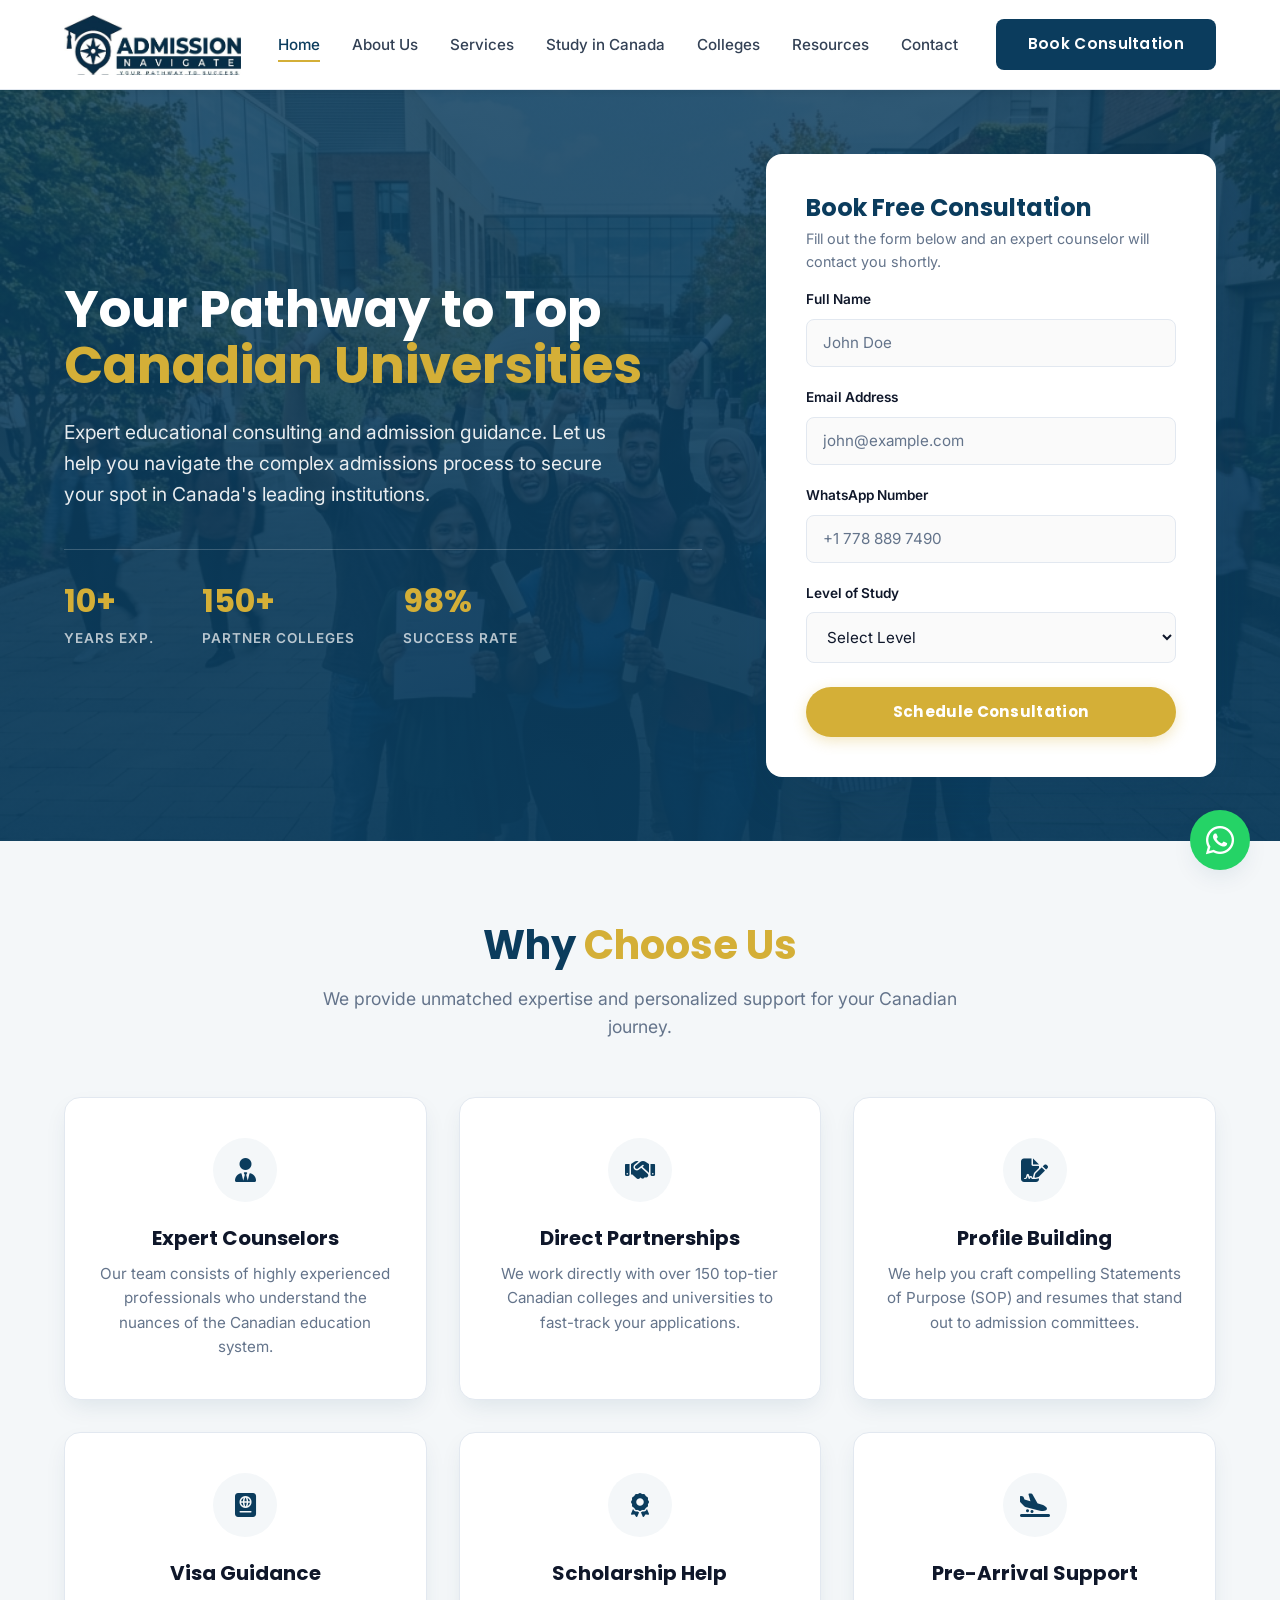
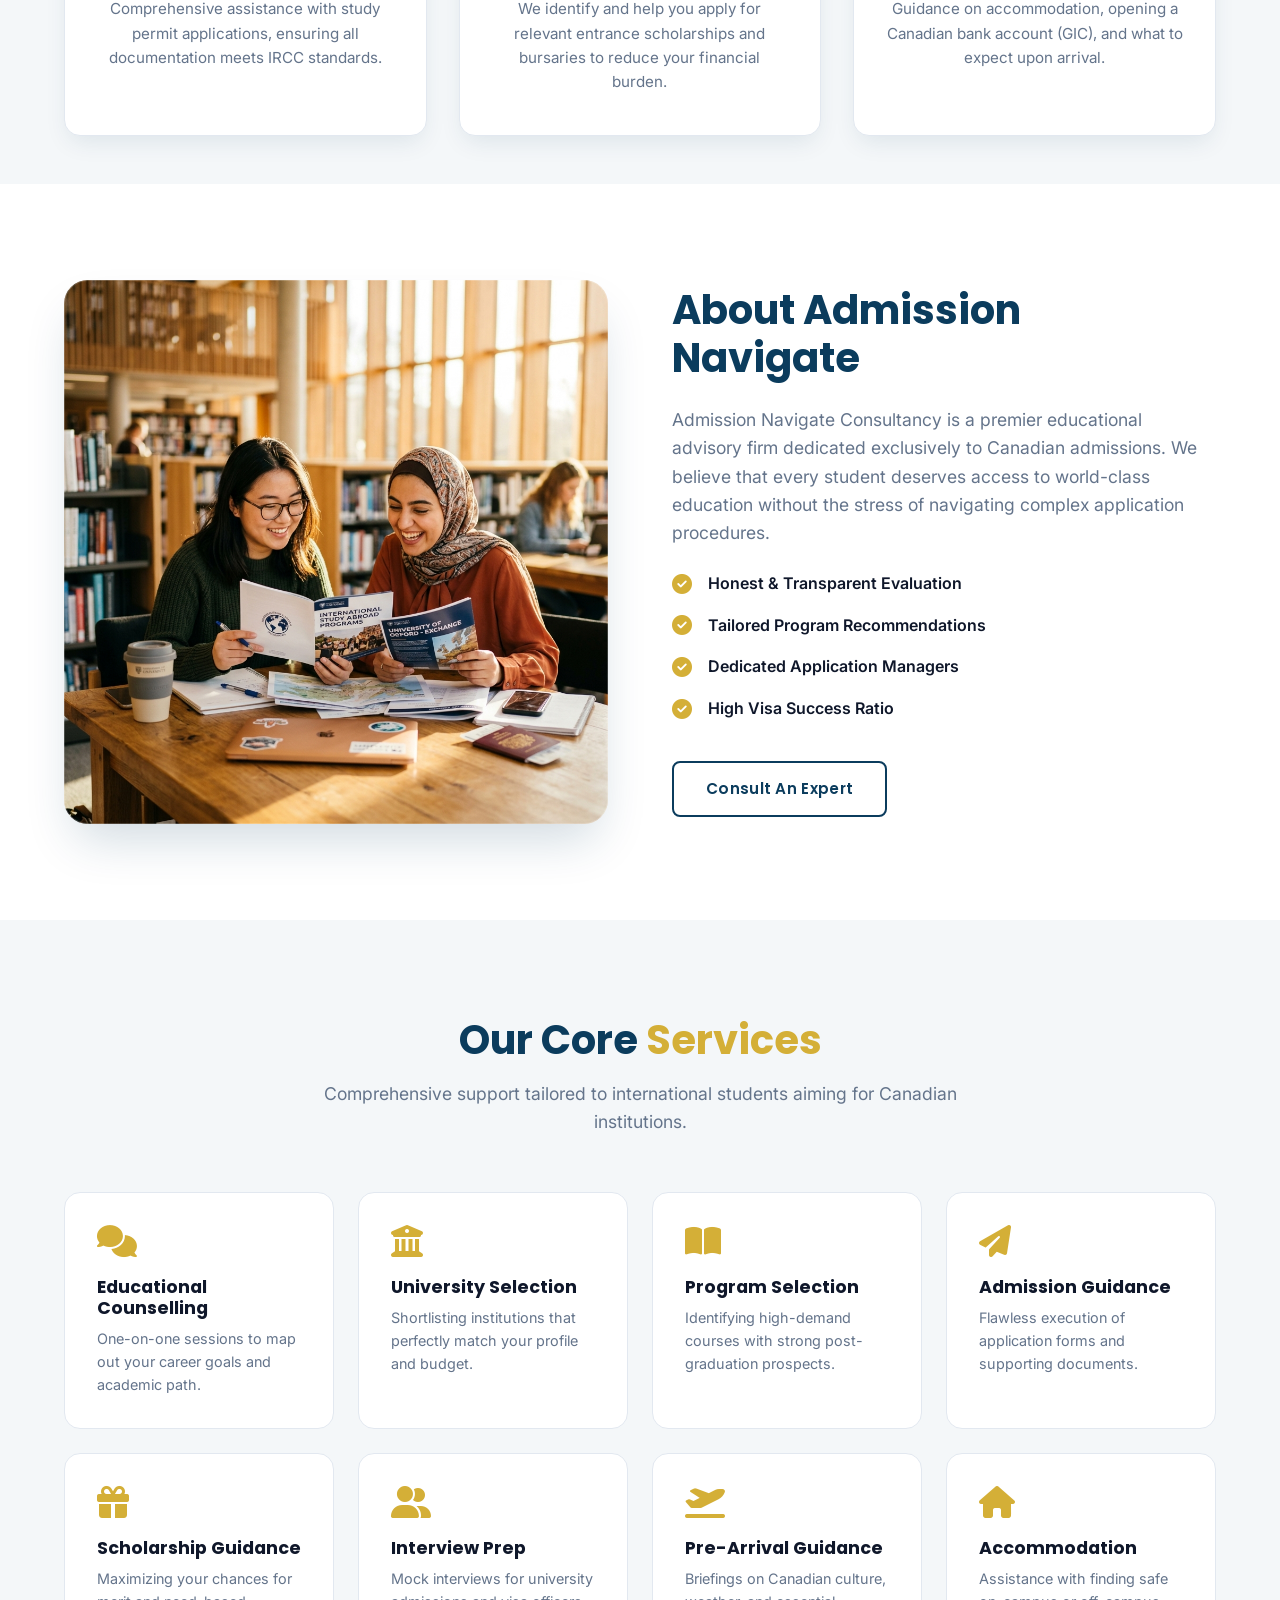
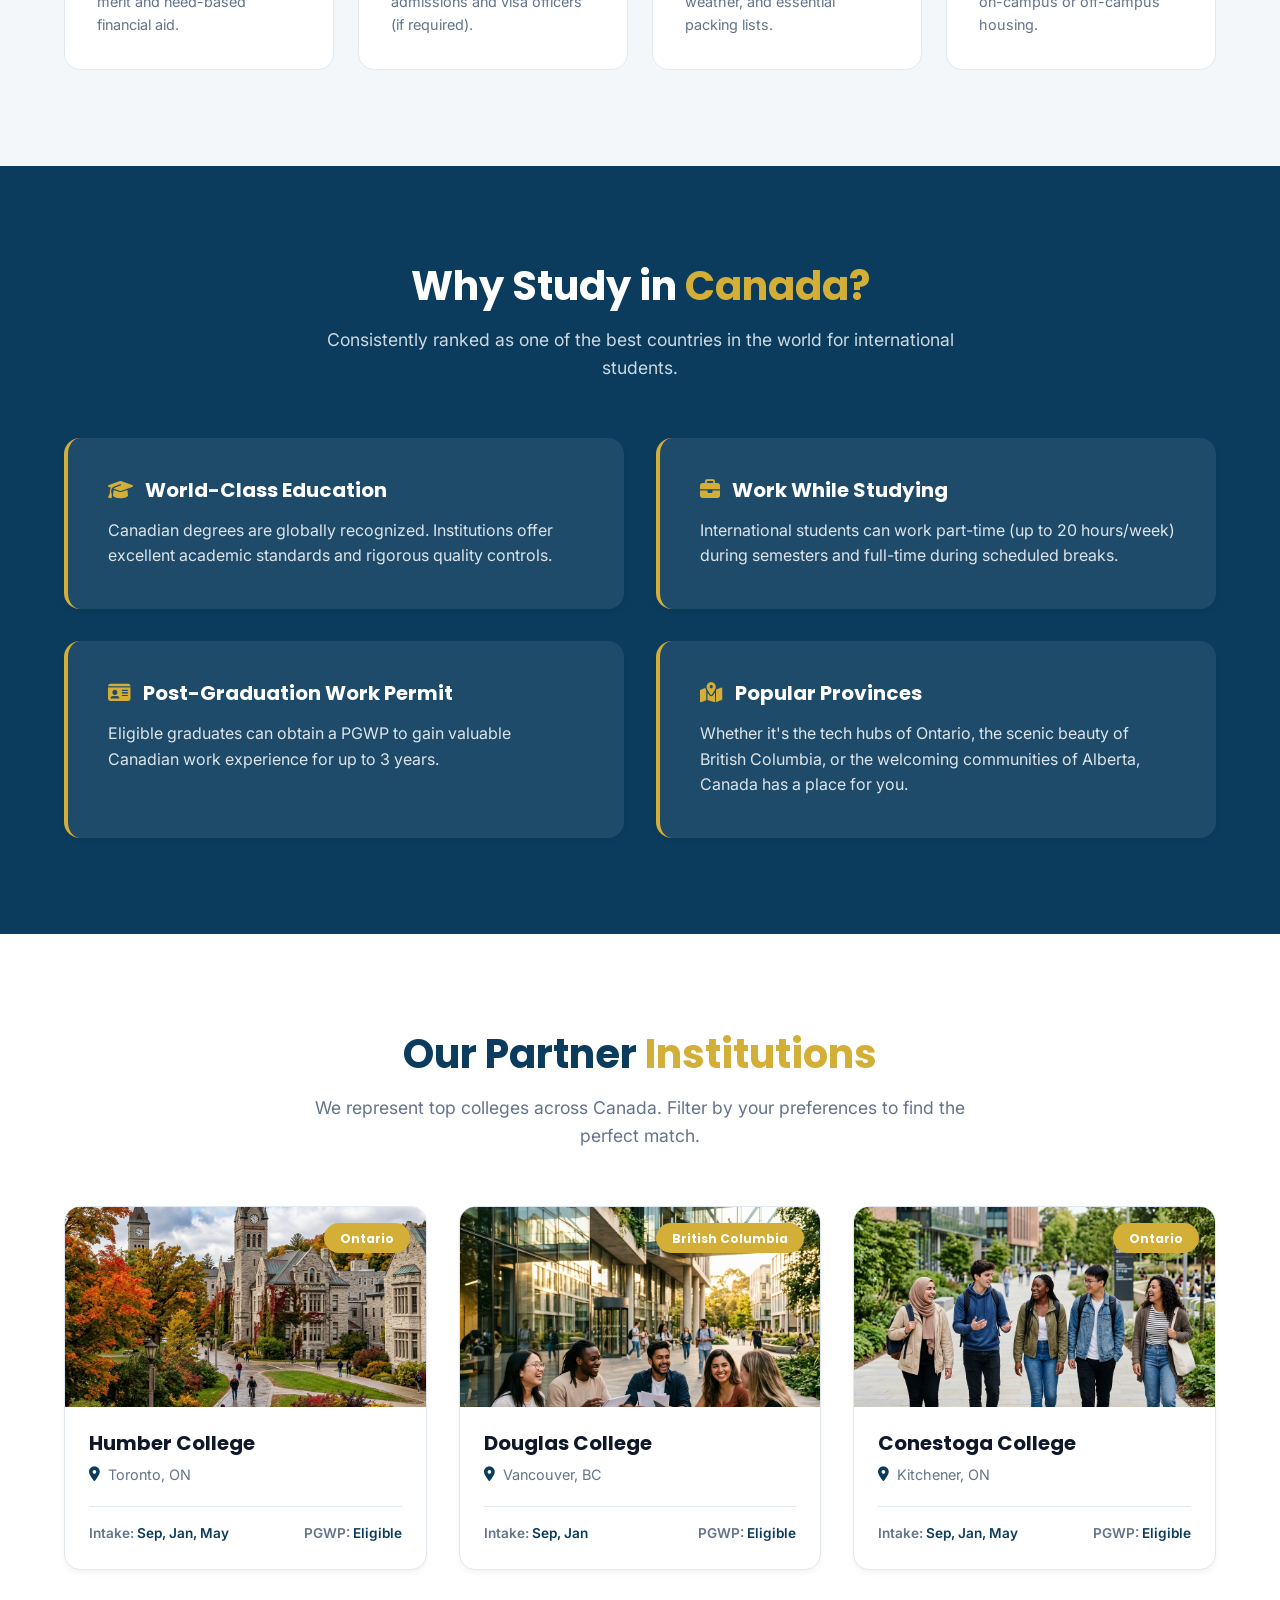
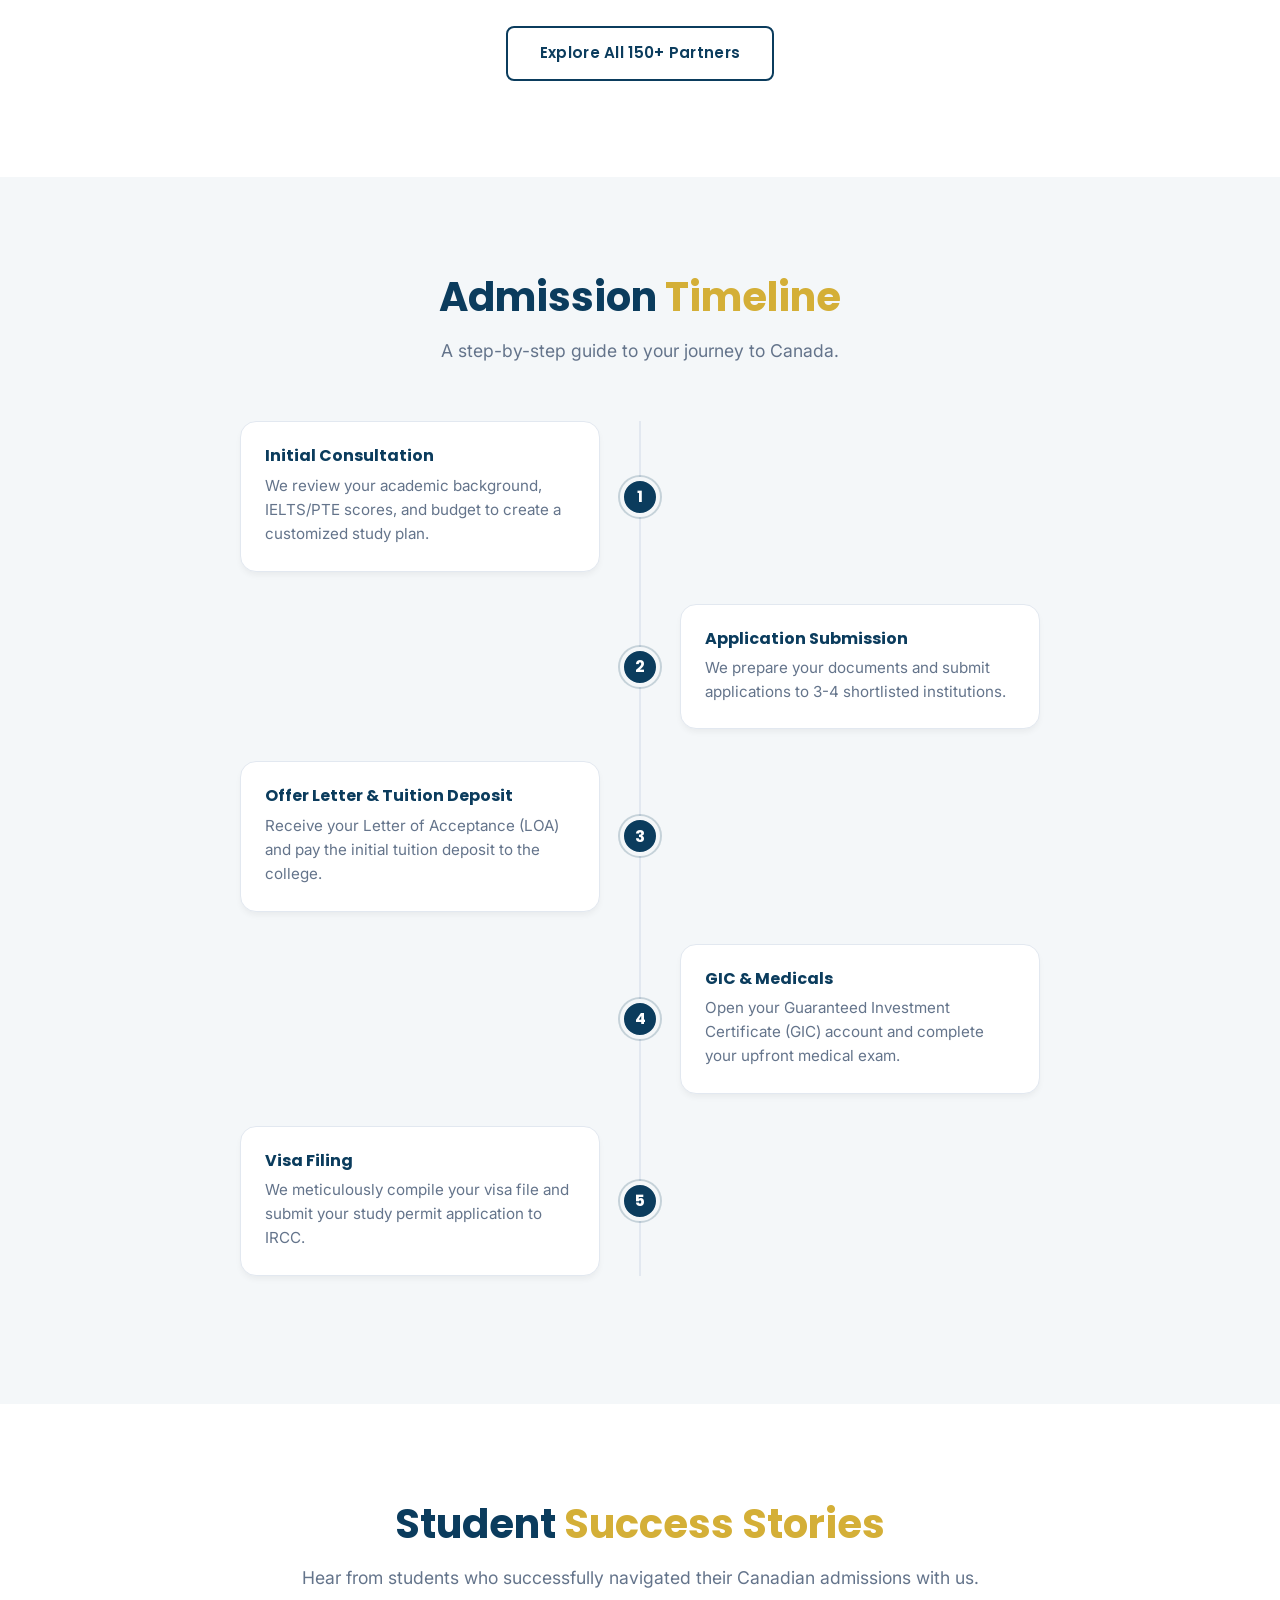
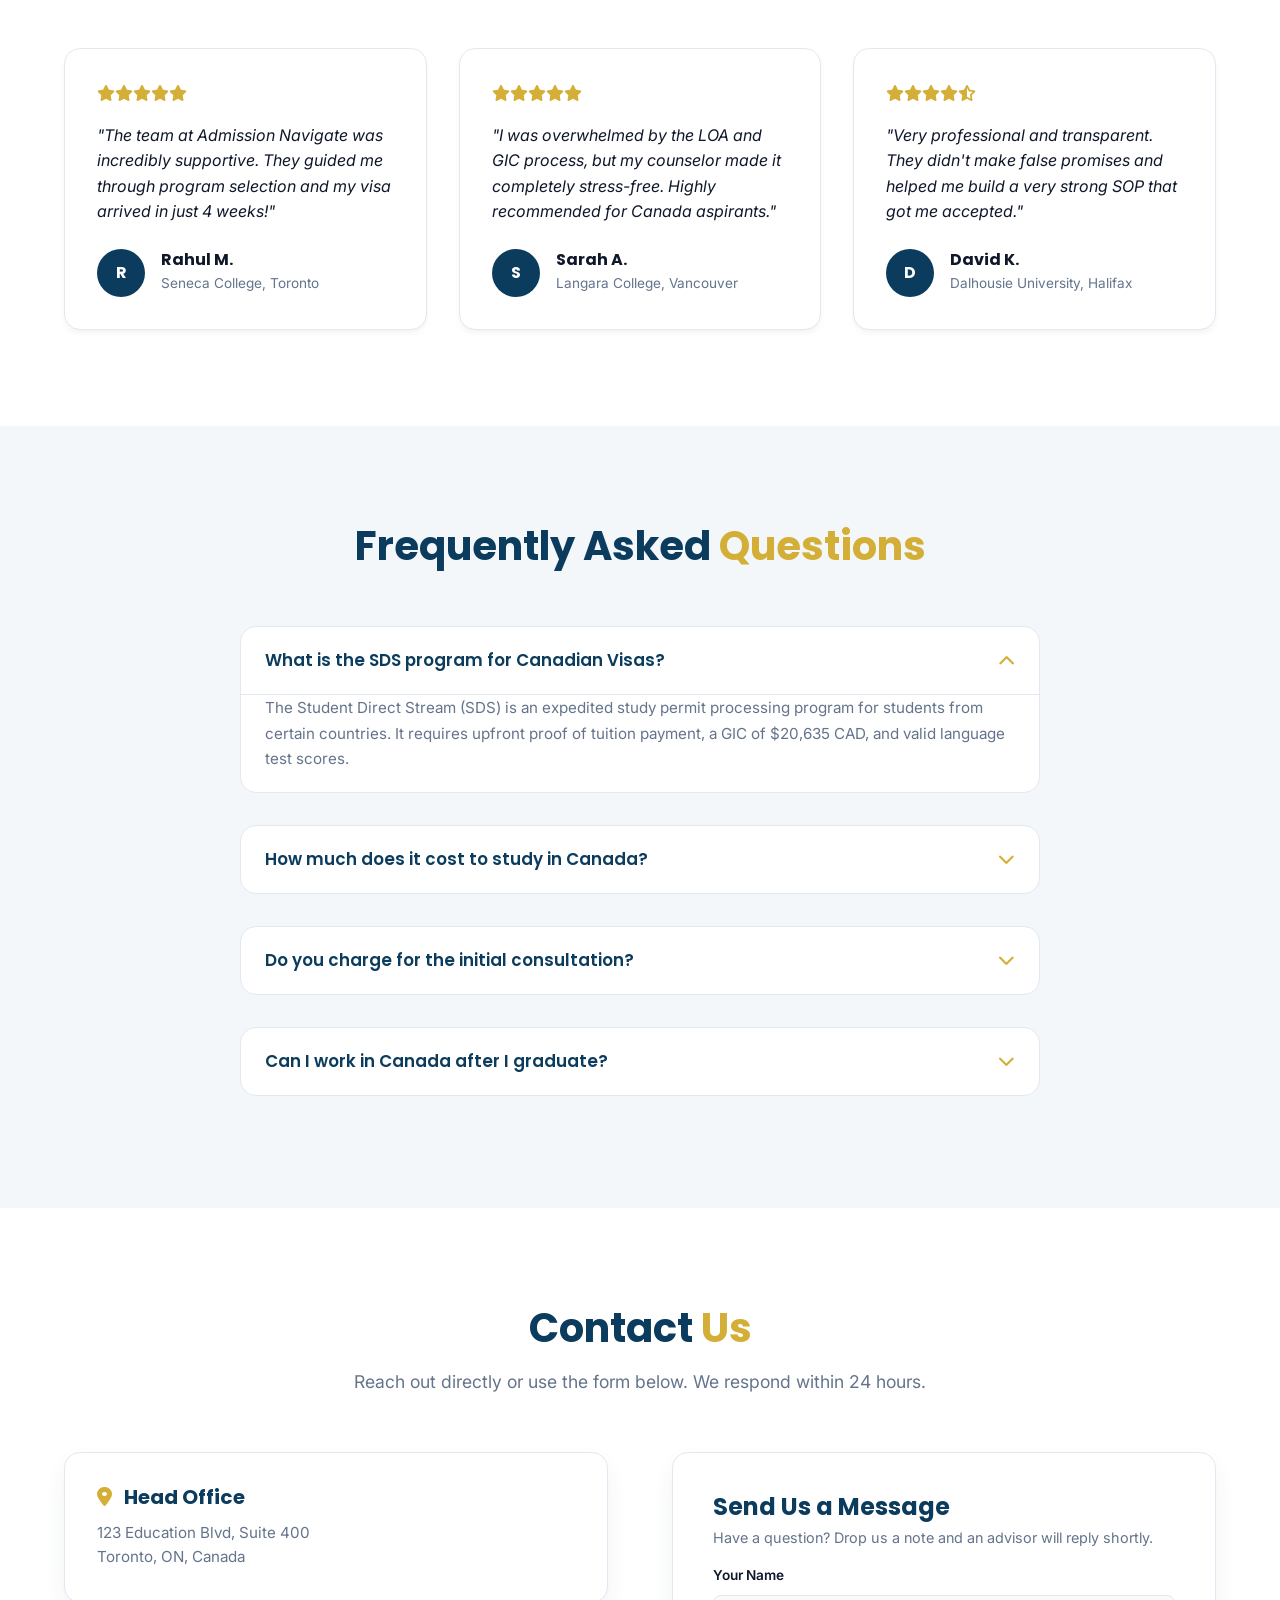
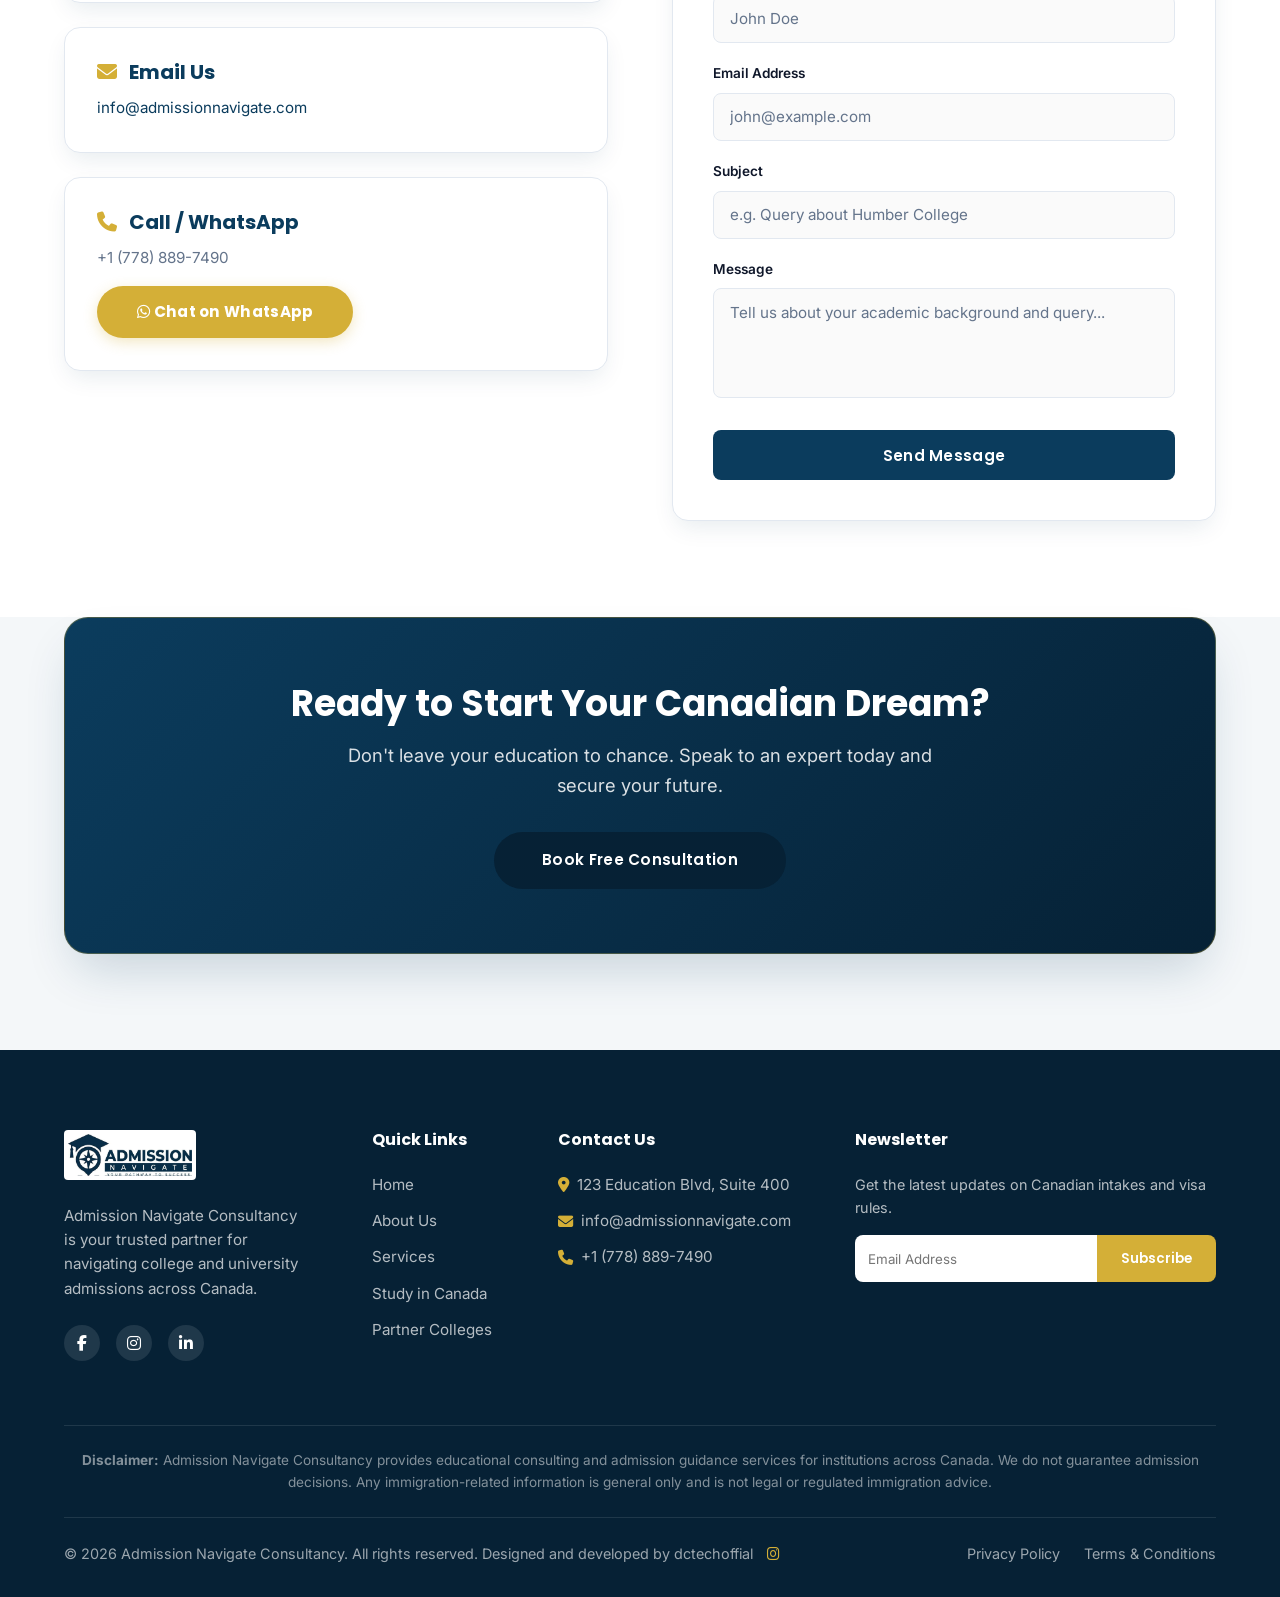
<file: index.html>
<!DOCTYPE html>
<html lang="en">
<head>
  <meta charset="UTF-8">
  <meta name="viewport" content="width=device-width, initial-scale=1.0">
  <title>Admission Navigate Consultancy | Study in Canada</title>
  <meta name="description" content="Admission Navigate Consultancy provides expert educational counselling and admission guidance for top colleges and universities across Canada. Book a free consultation today.">
  <link rel="stylesheet" href="https://cdnjs.cloudflare.com/ajax/libs/font-awesome/6.4.0/css/all.min.css">
  <link rel="stylesheet" href="styles.css">
  <!-- Google reCAPTCHA v2 -->
  <script src="https://www.google.com/recaptcha/api.js" async defer></script>
</head>
<body>

  <!-- ════════ HEADER ════════ -->
  <header class="header">
    <div class="container header-wrap">
      <a href="index.html" class="logo">
        <img src="assets/logo.jpg" alt="Admission Navigate Consultancy">
      </a>
      
      <nav class="nav">
        <ul>
          <li><a href="index.html" class="active">Home</a></li>
          <li><a href="about.html">About Us</a></li>
          <li><a href="services.html">Services</a></li>
          <li><a href="study-canada.html">Study in Canada</a></li>
          <li><a href="colleges.html">Colleges</a></li>
          <li><a href="blog.html">Resources</a></li>
          <li><a href="#contact">Contact</a></li>
        </ul>
      </nav>
      
      <a href="book-consultation.html" class="btn btn-navy">Book Consultation</a>
      
      <button class="mobile-toggle" id="menuBtn">
        <i class="fas fa-bars"></i>
      </button>
    </div>
  </header>

  <!-- Mobile Menu -->
  <div class="mobile-menu" id="mobileMenu">
    <a href="index.html">Home</a>
    <a href="about.html">About Us</a>
    <a href="services.html">Services</a>
    <a href="study-canada.html">Study in Canada</a>
    <a href="colleges.html">Colleges</a>
    <a href="blog.html">Resources</a>
    <a href="book-consultation.html" class="btn btn-navy" style="text-align: center;">Book Consultation</a>
  </div>

  <!-- ════════ HERO ════════ -->
  <section class="hero" id="home">
    <div class="container hero-grid">
      <div class="hero-content">
        <h1>Your Pathway to Top <span class="text-gold">Canadian Universities</span></h1>
        <p>Expert educational consulting and admission guidance. Let us help you navigate the complex admissions process to secure your spot in Canada's leading institutions.</p>
        
        <div class="hero-stats">
          <div class="h-stat">
            <h4>10+</h4>
            <span>Years Exp.</span>
          </div>
          <div class="h-stat">
            <h4>150+</h4>
            <span>Partner Colleges</span>
          </div>
          <div class="h-stat">
            <h4>98%</h4>
            <span>Success Rate</span>
          </div>
        </div>
      </div>
      
      <div class="hero-form" id="book">
        <h3 style="margin-bottom: 0.25rem;">Book Free Consultation</h3>
        <p style="margin-bottom: 1rem;">Fill out the form below and an expert counselor will contact you shortly.</p>
        <form onsubmit="event.preventDefault(); alert('Thank you! We will contact you soon.');">
          <div class="form-group">
            <label>Full Name</label>
            <input type="text" class="form-control" placeholder="John Doe" required>
          </div>
          <div class="form-group">
            <label>Email Address</label>
            <input type="email" class="form-control" placeholder="john@example.com" required>
          </div>
          <div class="form-group">
            <label>WhatsApp Number</label>
            <input type="tel" class="form-control" placeholder="+1 778 889 7490" required>
          </div>
          <div class="form-group">
            <label>Level of Study</label>
            <select class="form-control" required>
              <option value="" disabled selected>Select Level</option>
              <option value="diploma">Diploma / Advanced Diploma</option>
              <option value="bachelors">Bachelor's Degree</option>
              <option value="pg">Post-Graduate Certificate</option>
              <option value="masters">Master's Degree</option>
            </select>
          </div>
          <div class="form-group" style="margin-bottom: 1.5rem;">
            <div class="g-recaptcha" data-sitekey="6LceWYcaAAAAADo-k7s3bS-N7qLpM0F6X_X7w2p0" style="transform:scale(0.85); transform-origin:0 0;"></div>
          </div>
          <button type="submit" class="btn btn-gold btn-full">Schedule Consultation</button>
        </form>
      </div>
    </div>
  </section>

  <!-- ════════ WHY CHOOSE US ════════ -->
  <section class="features" id="why-choose-us" style="margin-top: 0; padding: 5rem 0 3rem;">
    <div class="container">
      <div class="sec-title" style="text-align: center; margin-bottom: 3.5rem;">
        <h2>Why <span class="text-gold">Choose Us</span></h2>
        <p>We provide unmatched expertise and personalized support for your Canadian journey.</p>
      </div>
      <div class="features-grid">
        <div class="feat-card">
        <div class="feat-icon"><i class="fas fa-user-tie"></i></div>
        <h4>Expert Counselors</h4>
        <p>Our team consists of highly experienced professionals who understand the nuances of the Canadian education system.</p>
      </div>
      <div class="feat-card">
        <div class="feat-icon"><i class="fas fa-handshake"></i></div>
        <h4>Direct Partnerships</h4>
        <p>We work directly with over 150 top-tier Canadian colleges and universities to fast-track your applications.</p>
      </div>
      <div class="feat-card">
        <div class="feat-icon"><i class="fas fa-file-signature"></i></div>
        <h4>Profile Building</h4>
        <p>We help you craft compelling Statements of Purpose (SOP) and resumes that stand out to admission committees.</p>
      </div>
      <div class="feat-card">
        <div class="feat-icon"><i class="fas fa-passport"></i></div>
        <h4>Visa Guidance</h4>
        <p>Comprehensive assistance with study permit applications, ensuring all documentation meets IRCC standards.</p>
      </div>
      <div class="feat-card">
        <div class="feat-icon"><i class="fas fa-award"></i></div>
        <h4>Scholarship Help</h4>
        <p>We identify and help you apply for relevant entrance scholarships and bursaries to reduce your financial burden.</p>
      </div>
      <div class="feat-card">
        <div class="feat-icon"><i class="fas fa-plane-arrival"></i></div>
        <h4>Pre-Arrival Support</h4>
        <p>Guidance on accommodation, opening a Canadian bank account (GIC), and what to expect upon arrival.</p>
      </div>
      </div>
    </div>
  </section>

  <!-- ════════ ABOUT US ════════ -->
  <section class="section bg-white" id="about">
    <div class="container split">
      <div class="split-img">
        <img src="assets/alt_about_students.png" alt="Students in Canada">
      </div>
      <div class="split-text">
        <h2>About Admission Navigate</h2>
        <p>Admission Navigate Consultancy is a premier educational advisory firm dedicated exclusively to Canadian admissions. We believe that every student deserves access to world-class education without the stress of navigating complex application procedures.</p>
        
        <ul class="check-list">
          <li><i class="fas fa-check-circle"></i> Honest & Transparent Evaluation</li>
          <li><i class="fas fa-check-circle"></i> Tailored Program Recommendations</li>
          <li><i class="fas fa-check-circle"></i> Dedicated Application Managers</li>
          <li><i class="fas fa-check-circle"></i> High Visa Success Ratio</li>
        </ul>
        
        <a href="#book" class="btn btn-outline">Consult An Expert</a>
      </div>
    </div>
  </section>

  <!-- ════════ SERVICES ════════ -->
  <section class="section" id="services">
    <div class="container">
      <div class="sec-title">
        <h2>Our Core <span class="text-gold">Services</span></h2>
        <p>Comprehensive support tailored to international students aiming for Canadian institutions.</p>
      </div>
      
      <div class="srv-grid">
        <div class="srv-card">
          <i class="fas fa-comments"></i>
          <h4>Educational Counselling</h4>
          <p>One-on-one sessions to map out your career goals and academic path.</p>
        </div>
        <div class="srv-card">
          <i class="fas fa-university"></i>
          <h4>University Selection</h4>
          <p>Shortlisting institutions that perfectly match your profile and budget.</p>
        </div>
        <div class="srv-card">
          <i class="fas fa-book-open"></i>
          <h4>Program Selection</h4>
          <p>Identifying high-demand courses with strong post-graduation prospects.</p>
        </div>
        <div class="srv-card">
          <i class="fas fa-paper-plane"></i>
          <h4>Admission Guidance</h4>
          <p>Flawless execution of application forms and supporting documents.</p>
        </div>
        <div class="srv-card">
          <i class="fas fa-gift"></i>
          <h4>Scholarship Guidance</h4>
          <p>Maximizing your chances for merit and need-based financial aid.</p>
        </div>
        <div class="srv-card">
          <i class="fas fa-user-friends"></i>
          <h4>Interview Prep</h4>
          <p>Mock interviews for university admissions and visa officers (if required).</p>
        </div>
        <div class="srv-card">
          <i class="fas fa-plane-departure"></i>
          <h4>Pre-Arrival Guidance</h4>
          <p>Briefings on Canadian culture, weather, and essential packing lists.</p>
        </div>
        <div class="srv-card">
          <i class="fas fa-home"></i>
          <h4>Accommodation</h4>
          <p>Assistance with finding safe on-campus or off-campus housing.</p>
        </div>
      </div>
    </div>
  </section>

  <!-- ════════ STUDY IN CANADA ════════ -->
  <section class="section bg-navy" id="study-canada">
    <div class="container">
      <div class="sec-title">
        <h2>Why Study in <span class="text-gold">Canada?</span></h2>
        <p>Consistently ranked as one of the best countries in the world for international students.</p>
      </div>
      
      <div class="canada-grid">
        <div class="can-card">
          <h4><i class="fas fa-graduation-cap"></i> World-Class Education</h4>
          <p>Canadian degrees are globally recognized. Institutions offer excellent academic standards and rigorous quality controls.</p>
        </div>
        <div class="can-card">
          <h4><i class="fas fa-briefcase"></i> Work While Studying</h4>
          <p>International students can work part-time (up to 20 hours/week) during semesters and full-time during scheduled breaks.</p>
        </div>
        <div class="can-card">
          <h4><i class="fas fa-id-card"></i> Post-Graduation Work Permit</h4>
          <p>Eligible graduates can obtain a PGWP to gain valuable Canadian work experience for up to 3 years.</p>
        </div>
        <div class="can-card">
          <h4><i class="fas fa-map-marked-alt"></i> Popular Provinces</h4>
          <p>Whether it's the tech hubs of Ontario, the scenic beauty of British Columbia, or the welcoming communities of Alberta, Canada has a place for you.</p>
        </div>
      </div>
    </div>
  </section>

  <!-- ════════ PARTNER COLLEGES ════════ -->
  <section class="section bg-white" id="colleges">
    <div class="container">
      <div class="sec-title">
        <h2>Our Partner <span class="text-gold">Institutions</span></h2>
        <p>We represent top colleges across Canada. Filter by your preferences to find the perfect match.</p>
      </div>
      
      <div class="colleges-grid">
        <div class="col-card">
          <div class="col-img">
            <span class="col-badge">Ontario</span>
            <img src="assets/destination_ca.png" alt="College Campus">
          </div>
          <div class="col-body">
            <h4>Humber College</h4>
            <p><i class="fas fa-map-marker-alt" style="color:var(--c-navy);"></i> Toronto, ON</p>
            <div class="col-meta">
              <div>Intake: <span>Sep, Jan, May</span></div>
              <div>PGWP: <span>Eligible</span></div>
            </div>
          </div>
        </div>
        
        <div class="col-card">
          <div class="col-img">
            <span class="col-badge">British Columbia</span>
            <img src="assets/alt_hero_campus.png" alt="College Campus">
          </div>
          <div class="col-body">
            <h4>Douglas College</h4>
            <p><i class="fas fa-map-marker-alt" style="color:var(--c-navy);"></i> Vancouver, BC</p>
            <div class="col-meta">
              <div>Intake: <span>Sep, Jan</span></div>
              <div>PGWP: <span>Eligible</span></div>
            </div>
          </div>
        </div>
        
        <div class="col-card">
          <div class="col-img">
            <span class="col-badge">Ontario</span>
            <img src="assets/hero_student.png" alt="College Campus">
          </div>
          <div class="col-body">
            <h4>Conestoga College</h4>
            <p><i class="fas fa-map-marker-alt" style="color:var(--c-navy);"></i> Kitchener, ON</p>
            <div class="col-meta">
              <div>Intake: <span>Sep, Jan, May</span></div>
              <div>PGWP: <span>Eligible</span></div>
            </div>
          </div>
        </div>
      </div>
      
      <div style="text-align: center; margin-top: 3.5rem;">
        <a href="#book" class="btn btn-outline">Explore All 150+ Partners</a>
      </div>
    </div>
  </section>

  <!-- ════════ ADMISSION TIMELINE ════════ -->
  <section class="section">
    <div class="container">
      <div class="sec-title">
        <h2>Admission <span class="text-gold">Timeline</span></h2>
        <p>A step-by-step guide to your journey to Canada.</p>
      </div>
      
      <div class="timeline">
        <div class="tl-item">
          <div class="tl-dot">1</div>
          <div class="tl-content">
            <h4>Initial Consultation</h4>
            <p>We review your academic background, IELTS/PTE scores, and budget to create a customized study plan.</p>
          </div>
        </div>
        <div class="tl-item">
          <div class="tl-dot">2</div>
          <div class="tl-content">
            <h4>Application Submission</h4>
            <p>We prepare your documents and submit applications to 3-4 shortlisted institutions.</p>
          </div>
        </div>
        <div class="tl-item">
          <div class="tl-dot">3</div>
          <div class="tl-content">
            <h4>Offer Letter & Tuition Deposit</h4>
            <p>Receive your Letter of Acceptance (LOA) and pay the initial tuition deposit to the college.</p>
          </div>
        </div>
        <div class="tl-item">
          <div class="tl-dot">4</div>
          <div class="tl-content">
            <h4>GIC & Medicals</h4>
            <p>Open your Guaranteed Investment Certificate (GIC) account and complete your upfront medical exam.</p>
          </div>
        </div>
        <div class="tl-item">
          <div class="tl-dot">5</div>
          <div class="tl-content">
            <h4>Visa Filing</h4>
            <p>We meticulously compile your visa file and submit your study permit application to IRCC.</p>
          </div>
        </div>
      </div>
    </div>
  </section>

  <!-- ════════ TESTIMONIALS ════════ -->
  <section class="section bg-white">
    <div class="container">
      <div class="sec-title">
        <h2>Student <span class="text-gold">Success Stories</span></h2>
        <p>Hear from students who successfully navigated their Canadian admissions with us.</p>
      </div>
      
      <div class="testi-grid">
        <div class="testi-card">
          <div class="testi-stars">
            <i class="fas fa-star"></i><i class="fas fa-star"></i><i class="fas fa-star"></i><i class="fas fa-star"></i><i class="fas fa-star"></i>
          </div>
          <p>"The team at Admission Navigate was incredibly supportive. They guided me through program selection and my visa arrived in just 4 weeks!"</p>
          <div class="testi-user">
            <div class="testi-av">R</div>
            <div>
              <h5>Rahul M.</h5>
              <span>Seneca College, Toronto</span>
            </div>
          </div>
        </div>
        <div class="testi-card">
          <div class="testi-stars">
            <i class="fas fa-star"></i><i class="fas fa-star"></i><i class="fas fa-star"></i><i class="fas fa-star"></i><i class="fas fa-star"></i>
          </div>
          <p>"I was overwhelmed by the LOA and GIC process, but my counselor made it completely stress-free. Highly recommended for Canada aspirants."</p>
          <div class="testi-user">
            <div class="testi-av">S</div>
            <div>
              <h5>Sarah A.</h5>
              <span>Langara College, Vancouver</span>
            </div>
          </div>
        </div>
        <div class="testi-card">
          <div class="testi-stars">
            <i class="fas fa-star"></i><i class="fas fa-star"></i><i class="fas fa-star"></i><i class="fas fa-star"></i><i class="fas fa-star-half-alt"></i>
          </div>
          <p>"Very professional and transparent. They didn't make false promises and helped me build a very strong SOP that got me accepted."</p>
          <div class="testi-user">
            <div class="testi-av">D</div>
            <div>
              <h5>David K.</h5>
              <span>Dalhousie University, Halifax</span>
            </div>
          </div>
        </div>
      </div>
    </div>
  </section>

  <!-- ════════ FAQ & RESOURCES ════════ -->
  <section class="section" id="resources">
    <div class="container">
      <div class="sec-title">
        <h2>Frequently Asked <span class="text-gold">Questions</span></h2>
      </div>
      
      <div class="faq-box">
        <div class="faq-item open">
          <div class="faq-q">What is the SDS program for Canadian Visas? <i class="fas fa-chevron-down"></i></div>
          <div class="faq-a">The Student Direct Stream (SDS) is an expedited study permit processing program for students from certain countries. It requires upfront proof of tuition payment, a GIC of $20,635 CAD, and valid language test scores.</div>
        </div>
        <div class="faq-item">
          <div class="faq-q">How much does it cost to study in Canada? <i class="fas fa-chevron-down"></i></div>
          <div class="faq-a">Tuition fees vary significantly by program and institution, typically ranging from $15,000 to $35,000 CAD per year. You also need to demonstrate living expenses of approximately $20,635 CAD for your first year.</div>
        </div>
        <div class="faq-item">
          <div class="faq-q">Do you charge for the initial consultation? <i class="fas fa-chevron-down"></i></div>
          <div class="faq-a">No, our initial profile assessment and consultation is completely free of charge.</div>
        </div>
        <div class="faq-item">
          <div class="faq-q">Can I work in Canada after I graduate? <i class="fas fa-chevron-down"></i></div>
          <div class="faq-a">Yes, if you graduate from a designated learning institution (DLI) with an eligible program, you can apply for a Post-Graduation Work Permit (PGWP) valid for up to 3 years.</div>
        </div>
      </div>
    </div>
  </section>

  <!-- ════════ CONTACT US ════════ -->
  <section class="section bg-white" id="contact">
    <div class="container">
      <div class="sec-title">
        <h2>Contact <span class="text-gold">Us</span></h2>
        <p>Reach out directly or use the form below. We respond within 24 hours.</p>
      </div>

      <div class="split" style="align-items: start; gap: 4rem;">
        <!-- Contact Info -->
        <div style="display: flex; flex-direction: column; gap: 1.5rem;">
          <div class="feat-card" style="text-align: left; padding: 2rem;">
            <h4 style="color:var(--c-navy); margin-bottom: 0.75rem;"><i class="fas fa-map-marker-alt" style="color:var(--c-gold); margin-right: 0.5rem;"></i> Head Office</h4>
            <p>123 Education Blvd, Suite 400<br>Toronto, ON, Canada</p>
          </div>
          <div class="feat-card" style="text-align: left; padding: 2rem;">
            <h4 style="color:var(--c-navy); margin-bottom: 0.75rem;"><i class="fas fa-envelope" style="color:var(--c-gold); margin-right: 0.5rem;"></i> Email Us</h4>
            <p><a href="mailto:info@admissionnavigate.com" style="color:var(--c-navy);">info@admissionnavigate.com</a></p>
          </div>
          <div class="feat-card" style="text-align: left; padding: 2rem;">
            <h4 style="color:var(--c-navy); margin-bottom: 0.75rem;"><i class="fas fa-phone" style="color:var(--c-gold); margin-right: 0.5rem;"></i> Call / WhatsApp</h4>
            <p>+1 (778) 889-7490</p>
            <a href="https://wa.me/17788897490" target="_blank" class="btn btn-gold btn-sm" style="margin-top: 1rem;"><i class="fab fa-whatsapp"></i> Chat on WhatsApp</a>
          </div>
        </div>

        <!-- Contact Form -->
        <div class="hero-form" style="box-shadow: var(--shadow-md); border: 1px solid var(--c-border);">
          <h3 style="color: var(--c-navy); margin-bottom: 0.25rem;">Send Us a Message</h3>
          <p style="font-size: 0.9rem; color: var(--c-text-light); margin-bottom: 1rem;">Have a question? Drop us a note and an advisor will reply shortly.</p>
          <form id="contactForm" onsubmit="handleContactSubmit(event)">
            <div class="form-group">
              <label>Your Name</label>
              <input type="text" class="form-control" placeholder="John Doe" required>
            </div>
            <div class="form-group">
              <label>Email Address</label>
              <input type="email" class="form-control" placeholder="john@example.com" required>
            </div>
            <div class="form-group">
              <label>Subject</label>
              <input type="text" class="form-control" placeholder="e.g. Query about Humber College" required>
            </div>
            <div class="form-group">
              <label>Message</label>
              <textarea class="form-control" style="height: 110px; resize: none;" placeholder="Tell us about your academic background and query..." required></textarea>
            </div>
            <div class="form-group" style="margin-bottom: 1.5rem;">
              <div class="g-recaptcha" data-sitekey="6LceWYcaAAAAADo-k7s3bS-N7qLpM0F6X_X7w2p0" style="transform:scale(0.85); transform-origin:0 0;"></div>
            </div>
            <button type="submit" class="btn btn-navy btn-full">Send Message</button>
          </form>
        </div>
      </div>
    </div>
  </section>

  <!-- ════════ CTA BANNER ════════ -->
  <section class="section" style="padding-top: 0;">
    <div class="container">
      <div class="cta-banner">
        <h2>Ready to Start Your Canadian Dream?</h2>
        <p>Don't leave your education to chance. Speak to an expert today and secure your future.</p>
        <a href="book-consultation.html" class="btn btn-navy" style="background: var(--c-navy-dark); color: white; border-radius: 999px; padding: 1rem 3rem;">Book Free Consultation</a>
      </div>
    </div>
  </section>

  <!-- ════════ FOOTER ════════ -->
  <footer class="footer">
    <div class="container">
      <div class="foot-grid">
        <div class="foot-brand">
          <img src="assets/logo.jpg" alt="Admission Navigate Consultancy Logo">
          <p>Admission Navigate Consultancy is your trusted partner for navigating college and university admissions across Canada.</p>
          <div class="socials">
            <a href="#"><i class="fab fa-facebook-f"></i></a>
            <a href="#"><i class="fab fa-instagram"></i></a>
            <a href="#"><i class="fab fa-linkedin-in"></i></a>
          </div>
        </div>
        
        <div class="foot-col">
          <h4>Quick Links</h4>
          <ul>
            <li><a href="index.html">Home</a></li>
            <li><a href="about.html">About Us</a></li>
            <li><a href="services.html">Services</a></li>
            <li><a href="study-canada.html">Study in Canada</a></li>
            <li><a href="colleges.html">Partner Colleges</a></li>
          </ul>
        </div>
        
        <div class="foot-col">
          <h4>Contact Us</h4>
          <ul>
            <li><i class="fas fa-map-marker-alt"></i> 123 Education Blvd, Suite 400</li>
            <li><i class="fas fa-envelope"></i> info@admissionnavigate.com</li>
            <li><i class="fas fa-phone"></i> +1 (778) 889-7490</li>
          </ul>
        </div>
        
        <div class="foot-col">
          <h4>Newsletter</h4>
          <p style="font-size: 0.9rem; color: rgba(255,255,255,0.7); margin-bottom: 0;">Get the latest updates on Canadian intakes and visa rules.</p>
          <form class="nl-form" onsubmit="event.preventDefault(); alert('Subscribed!');">
            <input type="email" placeholder="Email Address" required>
            <button type="submit">Subscribe</button>
          </form>
        </div>
      </div>
      
      <div class="foot-disclaimer">
        <strong>Disclaimer:</strong> Admission Navigate Consultancy provides educational consulting and admission guidance services for institutions across Canada. We do not guarantee admission decisions. Any immigration-related information is general only and is not legal or regulated immigration advice.
      </div>
      
      <div class="foot-bottom">
        <div>&copy; <span id="year"></span> Admission Navigate Consultancy. All rights reserved. Designed and developed by dctechoffial <a href="https://www.instagram.com" target="_blank" style="margin-left:10px; color:var(--c-gold);"><i class="fab fa-instagram"></i></a></div>
        <div class="foot-links">
          <a href="#">Privacy Policy</a>
          <a href="#">Terms & Conditions</a>
        </div>
      </div>
    </div>
  </footer>

  <!-- WhatsApp Button -->
  <a href="https://wa.me/17788897490" target="_blank" class="wa-btn" title="Chat on WhatsApp">
    <i class="fab fa-whatsapp"></i>
  </a>

  <!-- Script for interactions -->
  <script>
    document.getElementById('year').textContent = new Date().getFullYear();
    
    // Mobile Menu
    const menuBtn = document.getElementById('menuBtn');
    const mobileMenu = document.getElementById('mobileMenu');
    menuBtn.addEventListener('click', () => mobileMenu.classList.toggle('active'));

    // FAQ Accordion
    const faqs = document.querySelectorAll('.faq-item');
    faqs.forEach(item => {
      item.querySelector('.faq-q').addEventListener('click', () => {
        faqs.forEach(other => { if (other !== item) other.classList.remove('open'); });
        item.classList.toggle('open');
      });
    });

    // Contact form handler
    function handleContactSubmit(e) {
      e.preventDefault();
      alert('Thank you! Your message has been sent. We will reply within 24 hours.');
      e.target.reset();
    }
  </script>
</body>
</html>
</file>
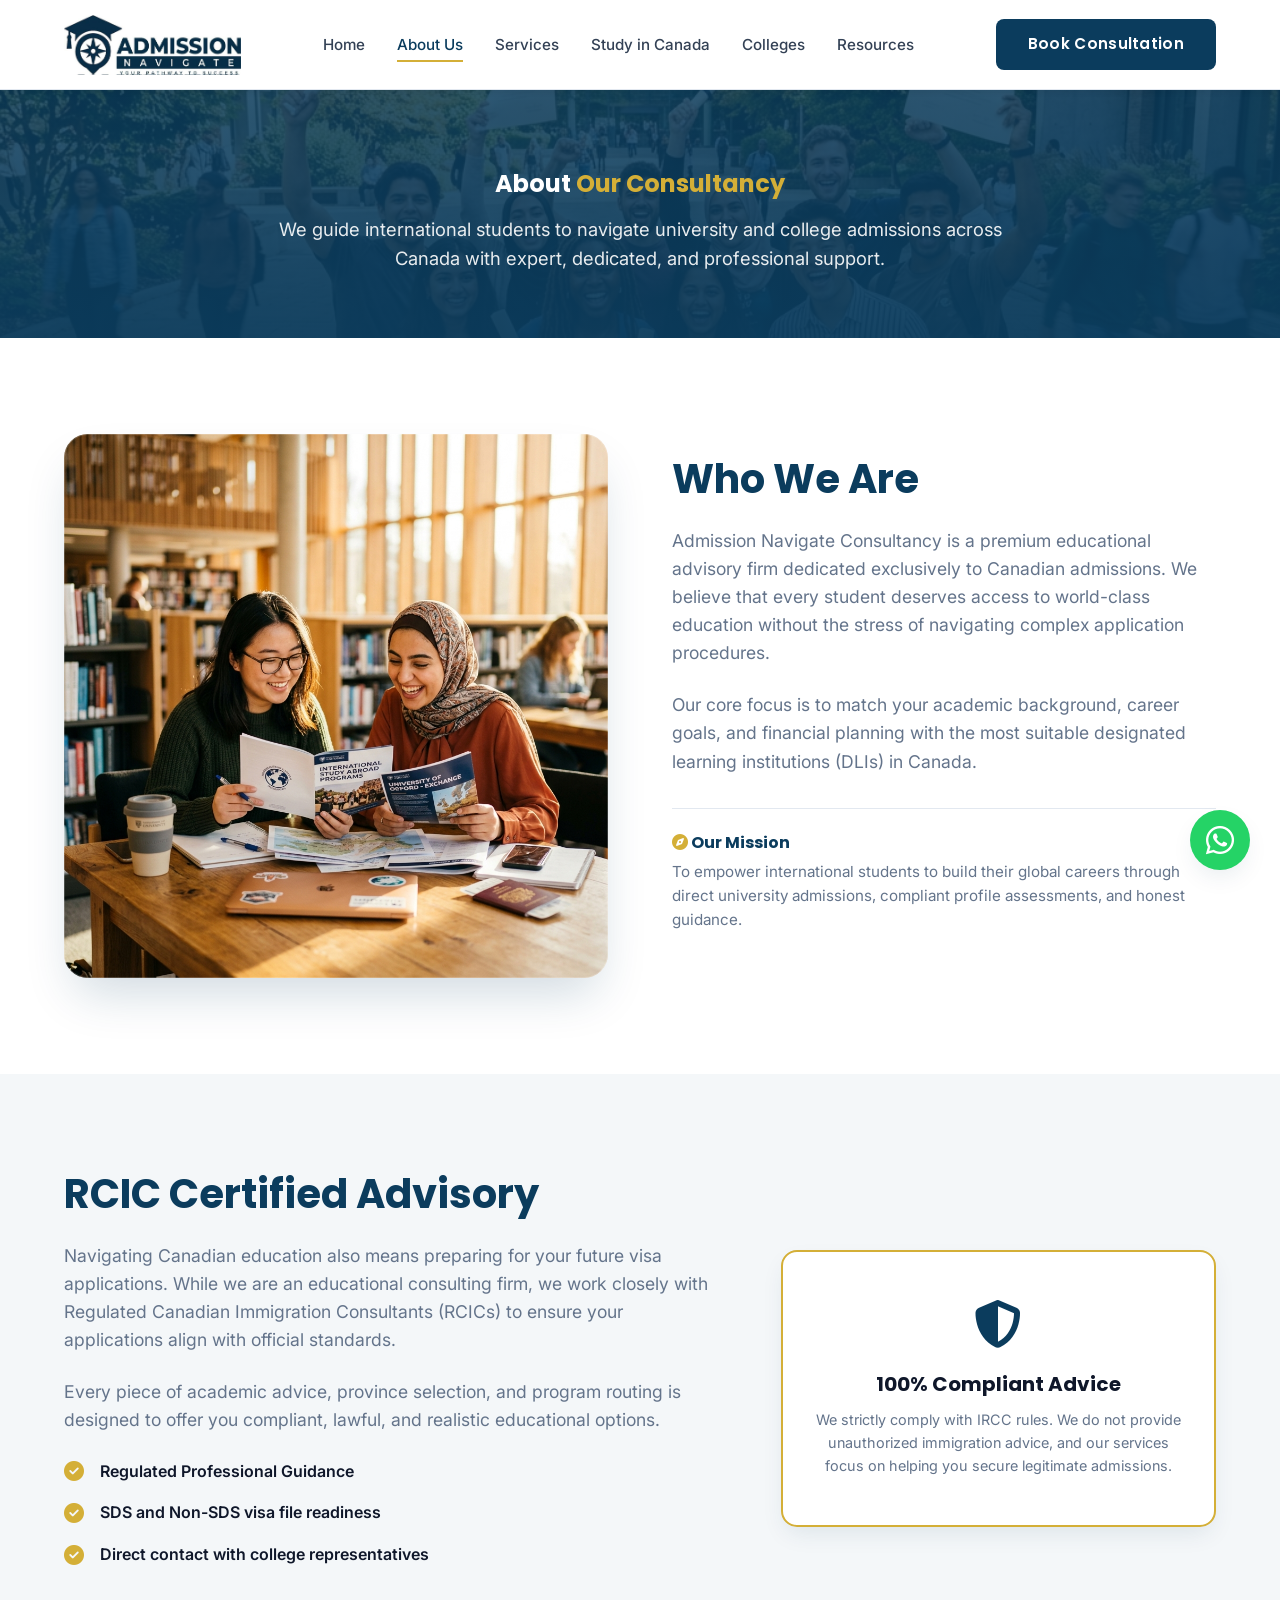
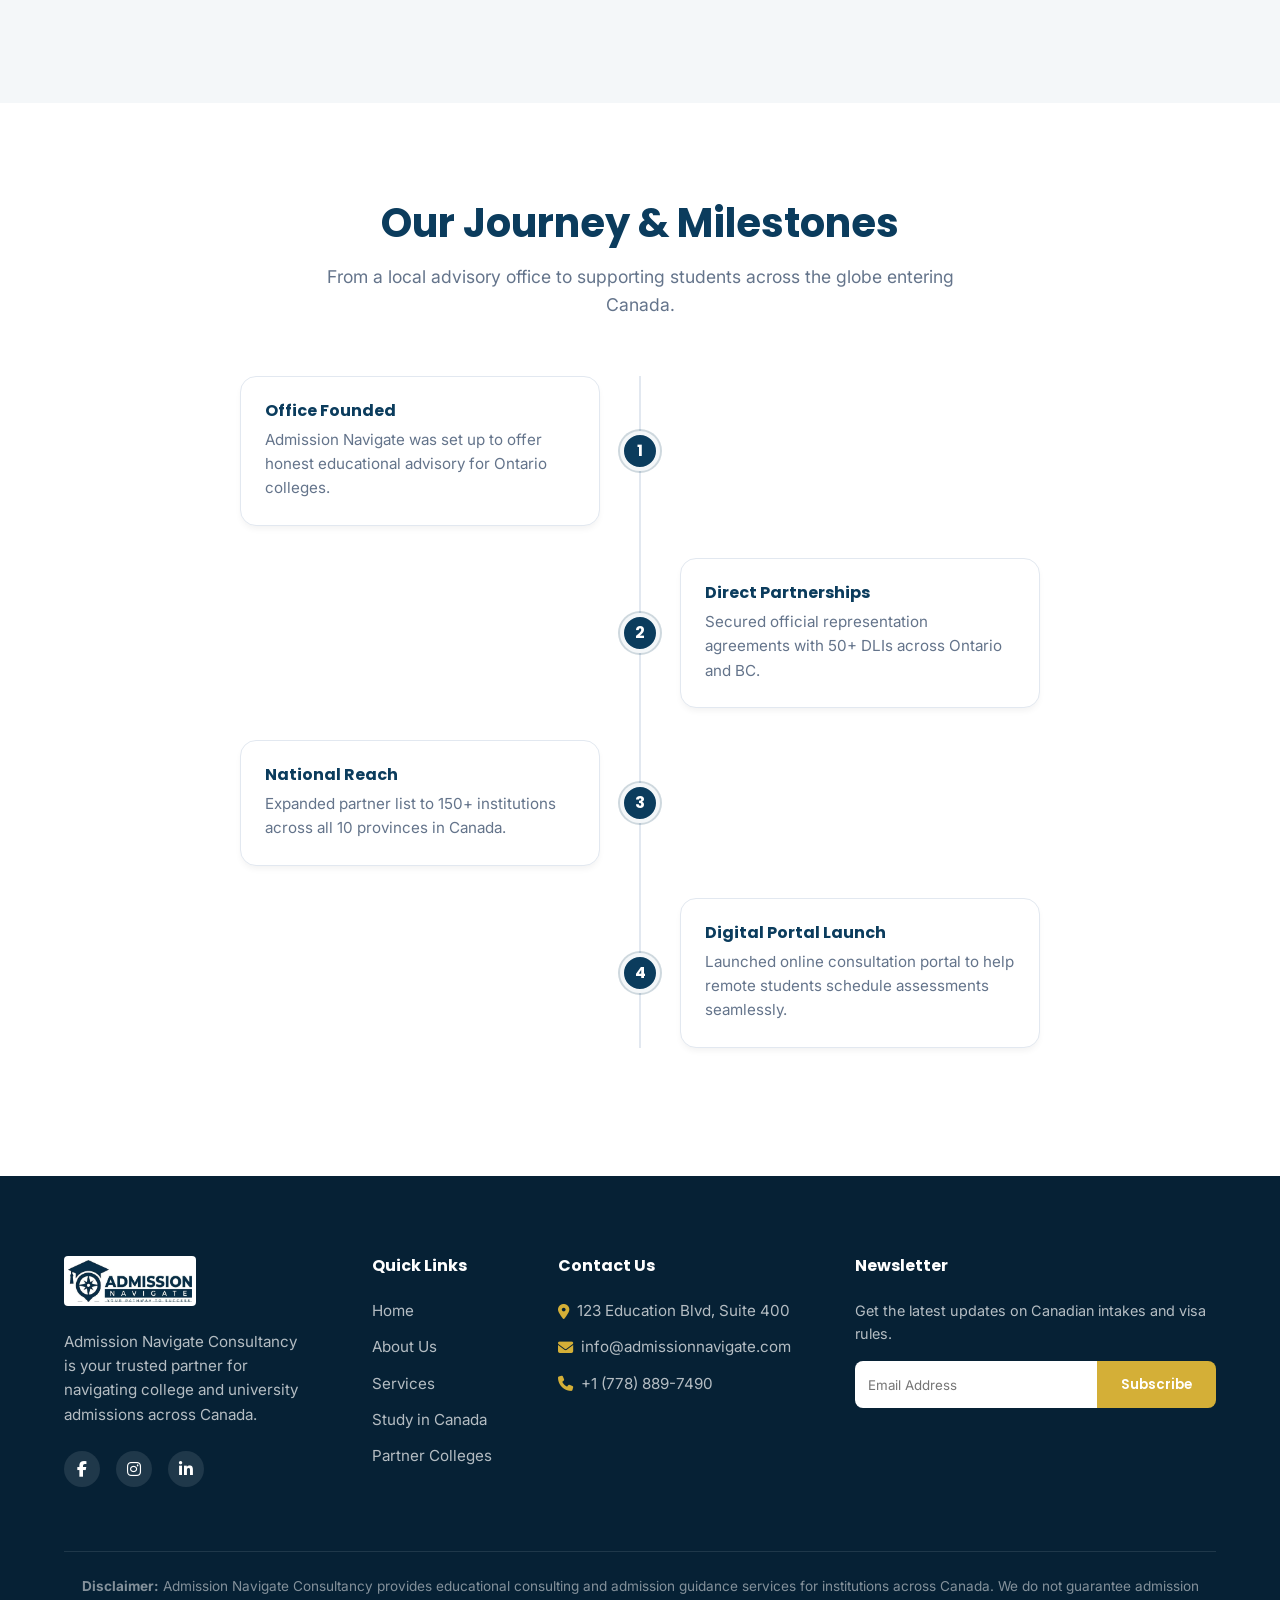
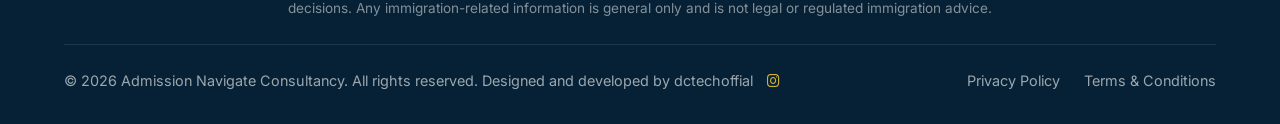
<file: about.html>
<!DOCTYPE html>
<html lang="en">
<head>
  <meta charset="UTF-8">
  <meta name="viewport" content="width=device-width, initial-scale=1.0">
  <title>About Us | Admission Navigate Consultancy</title>
  <meta name="description" content="Learn about Admission Navigate Consultancy. Our mission is to guide international students through admissions to top colleges and universities across Canada.">
  <link rel="stylesheet" href="https://cdnjs.cloudflare.com/ajax/libs/font-awesome/6.4.0/css/all.min.css">
  <link rel="stylesheet" href="styles.css">
</head>
<body>

  <!-- ════════ HEADER ════════ -->
  <header class="header">
    <div class="container header-wrap">
      <a href="index.html" class="logo">
        <img src="assets/logo.jpg" alt="Admission Navigate Consultancy">
      </a>
      
      <nav class="nav">
        <ul>
          <li><a href="index.html">Home</a></li>
          <li><a href="about.html" class="active">About Us</a></li>
          <li><a href="services.html">Services</a></li>
          <li><a href="study-canada.html">Study in Canada</a></li>
          <li><a href="colleges.html">Colleges</a></li>
          <li><a href="blog.html">Resources</a></li>
        </ul>
      </nav>
      
      <a href="book-consultation.html" class="btn btn-navy">Book Consultation</a>
      
      <button class="mobile-toggle" id="menuBtn">
        <i class="fas fa-bars"></i>
      </button>
    </div>
  </header>

  <!-- Mobile Menu -->
  <div class="mobile-menu" id="mobileMenu">
    <a href="index.html">Home</a>
    <a href="about.html">About Us</a>
    <a href="services.html">Services</a>
    <a href="study-canada.html">Study in Canada</a>
    <a href="colleges.html">Colleges</a>
    <a href="blog.html">Resources</a>
    <a href="book-consultation.html" class="btn btn-navy" style="text-align: center;">Book Consultation</a>
  </div>

  <!-- ════════ HERO ════════ -->
  <section class="hero" style="padding: 5rem 0 4rem; text-align: center;">
    <div class="container" style="max-width: 800px;">
      <h1>About <span class="text-gold">Our Consultancy</span></h1>
      <p style="margin-top: 1rem; font-size: 1.15rem; color: rgba(255,255,255,0.9);">We guide international students to navigate university and college admissions across Canada with expert, dedicated, and professional support.</p>
    </div>
  </section>

  <!-- ════════ MISSION & VALUES ════════ -->
  <section class="section bg-white">
    <div class="container split">
      <div class="split-img">
        <img src="assets/alt_about_students.png" alt="Our Team guiding students">
      </div>
      <div class="split-text">
        <h2>Who We Are</h2>
        <p>Admission Navigate Consultancy is a premium educational advisory firm dedicated exclusively to Canadian admissions. We believe that every student deserves access to world-class education without the stress of navigating complex application procedures.</p>
        <p>Our core focus is to match your academic background, career goals, and financial planning with the most suitable designated learning institutions (DLIs) in Canada.</p>
        
        <div style="margin-top: 2rem; border-top: 1px solid var(--c-border); padding-top: 1.5rem;">
          <h4 style="color: var(--c-navy); margin-bottom: 0.5rem;"><i class="fas fa-compass" style="color:var(--c-gold);"></i> Our Mission</h4>
          <p style="font-size: 0.95rem; color: var(--c-text-light);">To empower international students to build their global careers through direct university admissions, compliant profile assessments, and honest guidance.</p>
        </div>
      </div>
    </div>
  </section>

  <!-- ════════ CREDENTIALS & RCIC ════════ -->
  <section class="section">
    <div class="container split" style="grid-template-columns: 1.2fr 0.8fr;">
      <div class="split-text">
        <h2>RCIC Certified Advisory</h2>
        <p>Navigating Canadian education also means preparing for your future visa applications. While we are an educational consulting firm, we work closely with Regulated Canadian Immigration Consultants (RCICs) to ensure your applications align with official standards.</p>
        <p>Every piece of academic advice, province selection, and program routing is designed to offer you compliant, lawful, and realistic educational options.</p>
        <ul class="check-list" style="margin-top: 1.5rem;">
          <li><i class="fas fa-check-circle"></i> Regulated Professional Guidance</li>
          <li><i class="fas fa-check-circle"></i> SDS and Non-SDS visa file readiness</li>
          <li><i class="fas fa-check-circle"></i> Direct contact with college representatives</li>
        </ul>
      </div>
      <div class="feat-card" style="border: 2px solid var(--c-gold); background: var(--c-white); padding: 3rem 2rem; text-align: center;">
        <i class="fas fa-shield-alt" style="font-size: 3rem; color: var(--c-navy); margin-bottom: 1.5rem;"></i>
        <h4>100% Compliant Advice</h4>
        <p style="font-size: 0.9rem; margin-top: 0.5rem; color: var(--c-text-light);">We strictly comply with IRCC rules. We do not provide unauthorized immigration advice, and our services focus on helping you secure legitimate admissions.</p>
      </div>
    </div>
  </section>

  <!-- ════════ MILESTONES ════════ -->
  <section class="section bg-white">
    <div class="container">
      <div class="sec-title">
        <h2>Our Journey & Milestones</h2>
        <p>From a local advisory office to supporting students across the globe entering Canada.</p>
      </div>
      
      <div class="timeline">
        <div class="tl-item">
          <div class="tl-dot">1</div>
          <div class="tl-content">
            <h4>Office Founded</h4>
            <p>Admission Navigate was set up to offer honest educational advisory for Ontario colleges.</p>
          </div>
        </div>
        <div class="tl-item">
          <div class="tl-dot">2</div>
          <div class="tl-content">
            <h4>Direct Partnerships</h4>
            <p>Secured official representation agreements with 50+ DLIs across Ontario and BC.</p>
          </div>
        </div>
        <div class="tl-item">
          <div class="tl-dot">3</div>
          <div class="tl-content">
            <h4>National Reach</h4>
            <p>Expanded partner list to 150+ institutions across all 10 provinces in Canada.</p>
          </div>
        </div>
        <div class="tl-item">
          <div class="tl-dot">4</div>
          <div class="tl-content">
            <h4>Digital Portal Launch</h4>
            <p>Launched online consultation portal to help remote students schedule assessments seamlessly.</p>
          </div>
        </div>
      </div>
    </div>
  </section>

  <!-- ════════ FOOTER ════════ -->
  <footer class="footer">
    <div class="container">
      <div class="foot-grid">
        <div class="foot-brand">
          <img src="assets/logo.jpg" alt="Admission Navigate Consultancy Logo">
          <p>Admission Navigate Consultancy is your trusted partner for navigating college and university admissions across Canada.</p>
          <div class="socials">
            <a href="#"><i class="fab fa-facebook-f"></i></a>
            <a href="#"><i class="fab fa-instagram"></i></a>
            <a href="#"><i class="fab fa-linkedin-in"></i></a>
          </div>
        </div>
        
        <div class="foot-col">
          <h4>Quick Links</h4>
          <ul>
            <li><a href="index.html">Home</a></li>
            <li><a href="about.html">About Us</a></li>
            <li><a href="services.html">Services</a></li>
            <li><a href="study-canada.html">Study in Canada</a></li>
            <li><a href="colleges.html">Partner Colleges</a></li>
          </ul>
        </div>
        
        <div class="foot-col">
          <h4>Contact Us</h4>
          <ul>
            <li><i class="fas fa-map-marker-alt"></i> 123 Education Blvd, Suite 400</li>
            <li><i class="fas fa-envelope"></i> info@admissionnavigate.com</li>
            <li><i class="fas fa-phone"></i> +1 (778) 889-7490</li>
          </ul>
        </div>
        
        <div class="foot-col">
          <h4>Newsletter</h4>
          <p style="font-size: 0.9rem; color: rgba(255,255,255,0.7); margin-bottom: 0;">Get the latest updates on Canadian intakes and visa rules.</p>
          <form class="nl-form" onsubmit="event.preventDefault(); alert('Subscribed!');">
            <input type="email" placeholder="Email Address" required>
            <button type="submit">Subscribe</button>
          </form>
        </div>
      </div>
      
      <div class="foot-disclaimer">
        <strong>Disclaimer:</strong> Admission Navigate Consultancy provides educational consulting and admission guidance services for institutions across Canada. We do not guarantee admission decisions. Any immigration-related information is general only and is not legal or regulated immigration advice.
      </div>
      
      <div class="foot-bottom">
        <div>&copy; <span id="year"></span> Admission Navigate Consultancy. All rights reserved. Designed and developed by dctechoffial <a href="https://www.instagram.com" target="_blank" style="margin-left:10px; color:var(--c-gold);"><i class="fab fa-instagram"></i></a></div>
        <div class="foot-links">
          <a href="#">Privacy Policy</a>
          <a href="#">Terms & Conditions</a>
        </div>
      </div>
    </div>
  </footer>

  <!-- WhatsApp Button -->
  <a href="https://wa.me/17788897490" target="_blank" class="wa-btn" title="Chat on WhatsApp">
    <i class="fab fa-whatsapp"></i>
  </a>

  <script>
    document.getElementById('year').textContent = new Date().getFullYear();
    const menuBtn = document.getElementById('menuBtn');
    const mobileMenu = document.getElementById('mobileMenu');
    menuBtn.addEventListener('click', () => mobileMenu.classList.toggle('active'));
  </script>
</body>
</html>
</file>
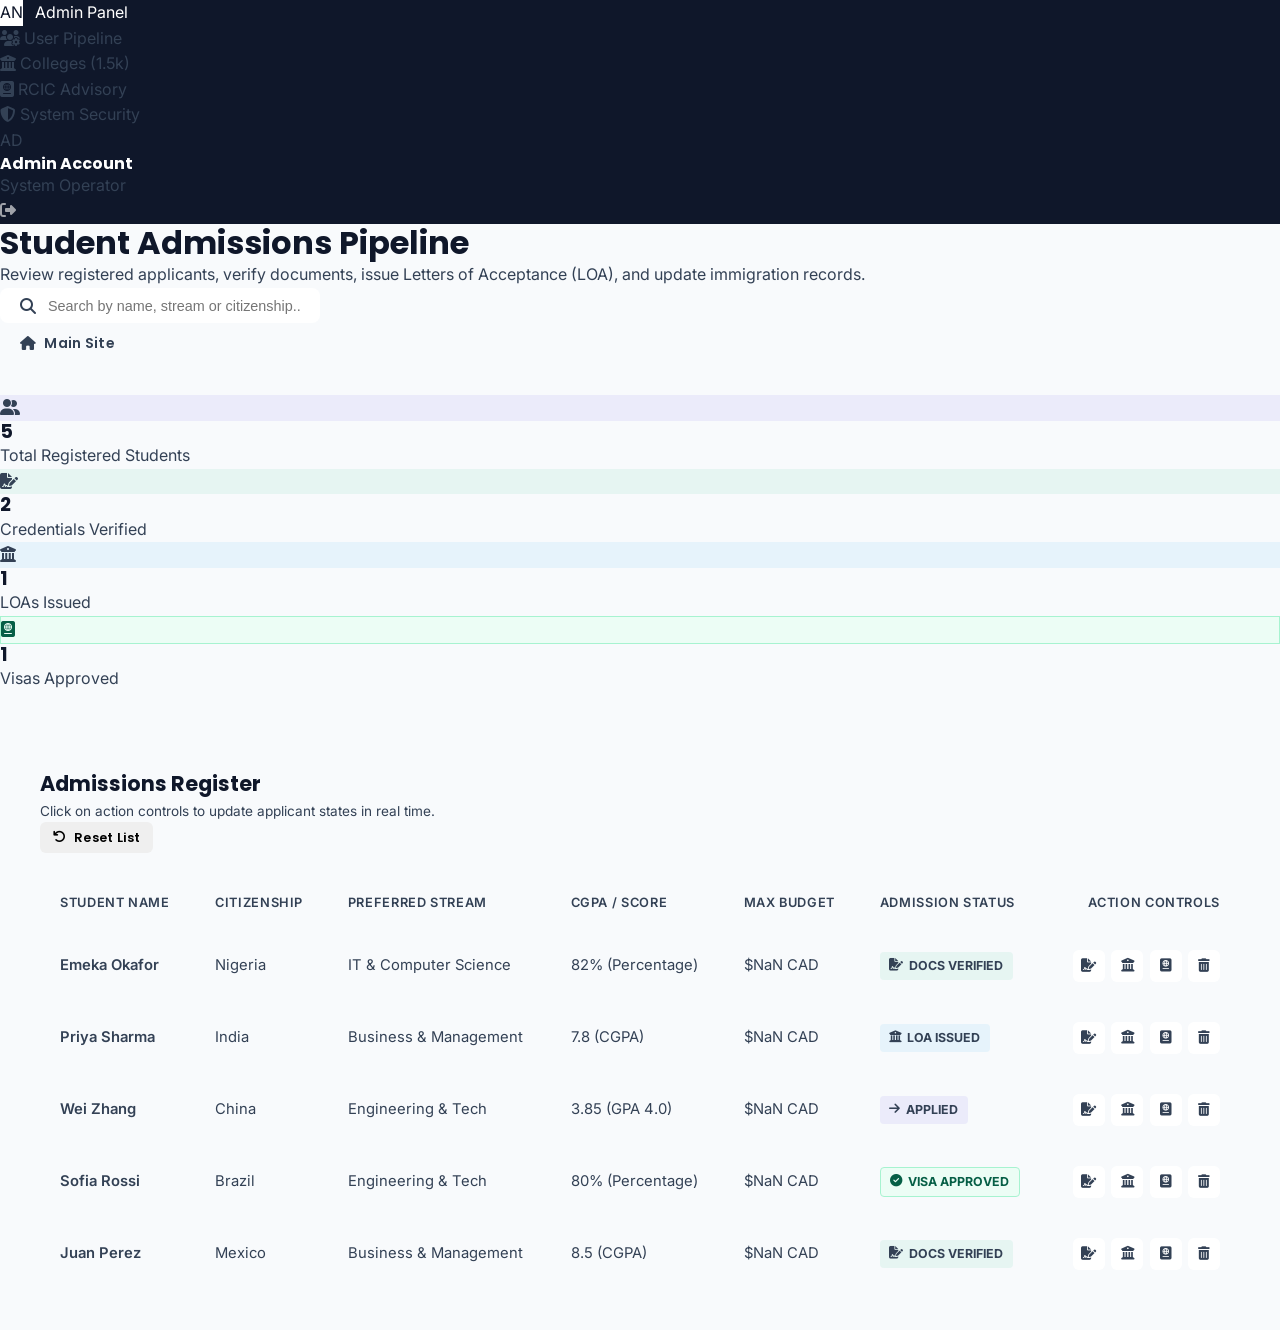
<file: admin-dashboard.html>
<!DOCTYPE html>
<html lang="en">
<head>
    <meta charset="UTF-8">
    <meta name="viewport" content="width=device-width, initial-scale=1.0">
    <title>Admin Dashboard - User Management - AdmissionNavigator</title>
    <!-- FontAwesome Icon CDN -->
    <link rel="stylesheet" href="https://cdnjs.cloudflare.com/ajax/libs/font-awesome/6.4.0/css/all.min.css">
    <link rel="stylesheet" href="styles.css">
    <style>
        /* Dedicated styles for Admin Portal Dashboard tables & badges */
        .admin-table-container {
            overflow-x: auto;
            margin-top: 1.5rem;
        }
        
        .admin-table {
            width: 100%;
            border-collapse: collapse;
            text-align: left;
            font-size: 0.925rem;
        }
        
        .admin-table th {
            background-color: var(--bg-alt);
            color: var(--text-muted);
            font-weight: 600;
            padding: 1rem 1.25rem;
            border-bottom: 2px solid var(--border-color);
            text-transform: uppercase;
            font-size: 0.8rem;
            letter-spacing: 0.05em;
        }
        
        .admin-table td {
            padding: 1.25rem;
            border-bottom: 1px solid var(--border-color);
            color: var(--text-body);
            vertical-align: middle;
        }
        
        .admin-table tbody tr {
            transition: var(--transition-fast);
        }
        
        .admin-table tbody tr:hover {
            background-color: rgba(79, 70, 229, 0.02);
        }
        
        /* Status Badges */
        .status-badge {
            display: inline-flex;
            align-items: center;
            gap: 0.35rem;
            font-size: 0.775rem;
            font-weight: 700;
            padding: 0.25rem 0.6rem;
            border-radius: 4px;
            text-transform: uppercase;
        }
        
        .status-badge.applied {
            background-color: rgba(79, 70, 229, 0.08);
            color: var(--primary-bright);
        }
        
        .status-badge.verified {
            background-color: rgba(16, 185, 129, 0.08);
            color: var(--success);
        }
        
        .status-badge.loa-issued {
            background-color: rgba(14, 165, 233, 0.08);
            color: var(--secondary);
        }
        
        .status-badge.visa-approved {
            background-color: #ECFDF5;
            color: #065F46;
            border: 1px solid #A7F3D0;
        }
        
        /* Action buttons in Table */
        .btn-action-group {
            display: flex;
            gap: 0.4rem;
        }
        
        .btn-action {
            width: 32px;
            height: 32px;
            border-radius: 6px;
            border: 1px solid var(--border-color);
            background-color: white;
            display: inline-flex;
            align-items: center;
            justify-content: center;
            cursor: pointer;
            color: var(--text-muted);
            transition: var(--transition-fast);
        }
        
        .btn-action:hover {
            color: var(--text-dark);
            border-color: var(--text-muted);
            background-color: var(--bg-alt);
        }
        
        .btn-action.approve-docs:hover {
            color: var(--success);
            border-color: var(--success);
            background-color: rgba(16, 185, 129, 0.05);
        }
        
        .btn-action.issue-loa:hover {
            color: var(--secondary);
            border-color: var(--secondary);
            background-color: rgba(14, 165, 233, 0.05);
        }
        
        .btn-action.approve-visa:hover {
            color: var(--success);
            border-color: var(--success);
            background-color: #ECFDF5;
        }
        
        .btn-action.delete-user:hover {
            color: var(--danger);
            border-color: var(--danger);
            background-color: rgba(239, 68, 68, 0.05);
        }
        
        /* Search bar in Admin Dashboard */
        .admin-search-bar {
            display: flex;
            align-items: center;
            gap: 0.75rem;
            background-color: white;
            border: 1px solid var(--border-color);
            padding: 0.6rem 1.25rem;
            border-radius: 8px;
            width: 320px;
        }
        
        .admin-search-bar input {
            border: none;
            outline: none;
            width: 100%;
            font-size: 0.9rem;
        }
        
        .admin-search-bar i {
            color: var(--text-muted);
        }
    </style>
</head>
<body style="background-color: #F8FAFC;">

    <div class="dashboard-layout">
        
        <!-- Sidebar -->
        <aside class="dashboard-sidebar" style="background-color: #0F172A;">
            <div class="dashboard-sidebar-top">
                <a href="index.html" class="logo">
                    <div class="logo-icon" style="background: white; color: #0F172A;">AN</div>
                    <span style="color: white;">Admin Panel</span>
                </a>
                
                <ul class="dashboard-menu">
                    <li><a href="#" class="dashboard-menu-link active"><i class="fas fa-users-cog"></i> User Pipeline</a></li>
                    <li><a href="#" class="dashboard-menu-link" onclick="alert('Institutions registries lists are pre-populated.')"><i class="fas fa-university"></i> Colleges (1.5k)</a></li>
                    <li><a href="#" class="dashboard-menu-link" onclick="alert('Immigration routes list is configured.')"><i class="fas fa-passport"></i> RCIC Advisory</a></li>
                    <li><a href="#" class="dashboard-menu-link" onclick="alert('System audit logs are secure.')"><i class="fas fa-shield-alt"></i> System Security</a></li>
                </ul>
            </div>
            
            <div class="dashboard-sidebar-bottom" style="border-top-color: rgba(255,255,255,0.08);">
                <div class="dashboard-user-widget">
                    <div class="dashboard-user-avatar" style="background-color: var(--primary-bright);">AD</div>
                    <div class="dashboard-user-info">
                        <h4 style="color: white;">Admin Account</h4>
                        <p style="color: var(--text-muted);">System Operator</p>
                    </div>
                    <a href="admin-login.html" title="Sign Out" style="color: rgba(255,255,255,0.6);"><i class="fas fa-sign-out-alt"></i></a>
                </div>
            </div>
        </aside>

        <!-- Main Workspace -->
        <main class="dashboard-main">
            
            <!-- Dashboard Header -->
            <header class="dashboard-header" style="margin-bottom: 2rem;">
                <div>
                    <h1>Student Admissions Pipeline</h1>
                    <p style="color: var(--text-muted); margin-bottom: 0;">Review registered applicants, verify documents, issue Letters of Acceptance (LOA), and update immigration records.</p>
                </div>
                
                <div class="dashboard-notifications">
                    <div class="admin-search-bar">
                        <i class="fas fa-search"></i>
                        <input type="text" id="adminSearchInput" placeholder="Search by name, stream or citizenship..." onkeyup="filterAdminTable()">
                    </div>
                    <a href="index.html" class="btn btn-secondary btn-sm" style="border-radius: 8px;"><i class="fas fa-home"></i> Main Site</a>
                </div>
            </header>

            <!-- Stats strip cards -->
            <section class="dashboard-stats-grid" style="margin-bottom: 2.5rem;">
                
                <div class="dashboard-stat-card">
                    <div class="dashboard-stat-icon" style="background-color: rgba(79,70,229,0.08); color: var(--primary-bright);"><i class="fas fa-user-friends"></i></div>
                    <div class="dashboard-stat-info">
                        <h3 id="statTotalUsers">6</h3>
                        <p>Total Registered Students</p>
                    </div>
                </div>

                <div class="dashboard-stat-card">
                    <div class="dashboard-stat-icon" style="background-color: rgba(16, 185, 129, 0.08); color: var(--success);"><i class="fas fa-file-signature"></i></div>
                    <div class="dashboard-stat-info">
                        <h3 id="statVerified">2</h3>
                        <p>Credentials Verified</p>
                    </div>
                </div>

                <div class="dashboard-stat-card">
                    <div class="dashboard-stat-icon" style="background-color: rgba(14, 165, 233, 0.08); color: var(--secondary);"><i class="fas fa-university"></i></div>
                    <div class="dashboard-stat-info">
                        <h3 id="statLoa">1</h3>
                        <p>LOAs Issued</p>
                    </div>
                </div>
                
                <div class="dashboard-stat-card">
                    <div class="dashboard-stat-icon" style="background-color: #ECFDF5; color: #065F46; border: 1px solid #A7F3D0;"><i class="fas fa-passport"></i></div>
                    <div class="dashboard-stat-info">
                        <h3 id="statVisas">1</h3>
                        <p>Visas Approved</p>
                    </div>
                </div>
                
            </section>

            <!-- Main Panel: Application lists -->
            <section class="dashboard-panel" style="padding: 2.5rem; width: 100%;">
                <div class="dashboard-panel-title" style="margin-bottom: 1.5rem;">
                    <div>
                        <h3 style="font-size: 1.3rem;">Admissions Register</h3>
                        <p style="font-size: 0.85rem; color: var(--text-muted); font-weight: normal; margin-top: 0.25rem; margin-bottom: 0;">Click on action controls to update applicant states in real time.</p>
                    </div>
                    <button class="btn btn-secondary btn-sm" onclick="resetAdminRegistry()" style="border-radius: 6px; font-size: 0.8rem; padding: 0.4rem 0.80rem;"><i class="fas fa-undo"></i> Reset List</button>
                </div>
                
                <div class="admin-table-container">
                    <table class="admin-table">
                        <thead>
                            <tr>
                                <th>Student Name</th>
                                <th>Citizenship</th>
                                <th>Preferred Stream</th>
                                <th>CGPA / Score</th>
                                <th>Max Budget</th>
                                <th>Admission Status</th>
                                <th style="text-align: right;">Action Controls</th>
                            </tr>
                        </thead>
                        <tbody id="adminTableBody">
                            <!-- Dynamic Table Rows Injected Here -->
                        </tbody>
                    </table>
                </div>
            </section>
        </main>

    </div>

    <!-- Admin Dashboard Logic -->
    <script>
        // Default Mock Students
        const defaultStudents = [
            { id: 1, name: "Emeka Okafor", country: "Nigeria", stream: "IT & Computer Science", gpa: "82% (Percentage)", budget: "22,000", status: "docs-verified" },
            { id: 2, name: "Priya Sharma", country: "India", stream: "Business & Management", gpa: "7.8 (CGPA)", budget: "18,000", status: "loa-issued" },
            { id: 3, name: "Wei Zhang", country: "China", stream: "Engineering & Tech", gpa: "3.85 (GPA 4.0)", budget: "35,000", status: "applied" },
            { id: 4, name: "Sofia Rossi", country: "Brazil", stream: "Engineering & Tech", gpa: "80% (Percentage)", budget: "28,000", status: "visa-approved" },
            { id: 5, name: "Juan Perez", country: "Mexico", stream: "Business & Management", gpa: "8.5 (CGPA)", budget: "14,000", status: "docs-verified" }
        ];

        let studentsList = [];

        function initAdminRegistry() {
            studentsList = [...defaultStudents];
            
            // Check if there is a registered user from localStorage
            const userStr = localStorage.getItem('admissionNavigatorUser');
            if (userStr) {
                const user = JSON.parse(userStr);
                // Prepend registered user
                studentsList.unshift({
                    id: Date.now(), // unique temp ID
                    name: user.name,
                    country: user.nationality,
                    stream: user.stream,
                    gpa: "7.9 (CGPA)", // mock score if missing
                    budget: user.budget,
                    status: "applied" // start state
                });
            }
            
            renderAdminTable();
        }

        function renderAdminTable() {
            const tbody = document.getElementById('adminTableBody');
            tbody.innerHTML = '';
            
            studentsList.forEach(student => {
                const row = document.createElement('tr');
                row.id = `row-${student.id}`;
                row.innerHTML = `
                    <td style="font-weight: 600; color: var(--text-dark);">${student.name}</td>
                    <td>${student.country}</td>
                    <td>${student.stream}</td>
                    <td>${student.gpa}</td>
                    <td>$${Number(student.budget).toLocaleString()} CAD</td>
                    <td>${getStatusBadgeHTML(student.status)}</td>
                    <td style="text-align: right;">
                        <div class="btn-action-group" style="justify-content: flex-end;">
                            <button class="btn-action approve-docs" onclick="updateStudentStatus(${student.id}, 'docs-verified')" title="Verify Documents"><i class="fas fa-file-signature"></i></button>
                            <button class="btn-action issue-loa" onclick="updateStudentStatus(${student.id}, 'loa-issued')" title="Issue LOA"><i class="fas fa-university"></i></button>
                            <button class="btn-action approve-visa" onclick="updateStudentStatus(${student.id}, 'visa-approved')" title="Approve Student Visa"><i class="fas fa-passport"></i></button>
                            <button class="btn-action delete-user" onclick="deleteStudent(${student.id})" title="Delete Application"><i class="fas fa-trash-alt"></i></button>
                        </div>
                    </td>
                `;
                tbody.appendChild(row);
            });
            
            calculateMetrics();
        }

        function getStatusBadgeHTML(status) {
            if (status === 'applied') {
                return `<span class="status-badge applied"><i class="fas fa-arrow-right"></i> Applied</span>`;
            } else if (status === 'docs-verified') {
                return `<span class="status-badge verified"><i class="fas fa-file-signature"></i> Docs Verified</span>`;
            } else if (status === 'loa-issued') {
                return `<span class="status-badge loa-issued"><i class="fas fa-university"></i> LOA Issued</span>`;
            } else if (status === 'visa-approved') {
                return `<span class="status-badge visa-approved"><i class="fas fa-check-circle"></i> Visa Approved</span>`;
            }
            return `<span class="status-badge">${status}</span>`;
        }

        function updateStudentStatus(studentId, newStatus) {
            const student = studentsList.find(s => s.id === studentId);
            if (student) {
                student.status = newStatus;
                
                // If it is the localStorage user, let's sync back to their student dashboard!
                const userStr = localStorage.getItem('admissionNavigatorUser');
                if (userStr) {
                    const user = JSON.parse(userStr);
                    if (user.name === student.name) {
                        // We can save state, but simple alert is perfect
                    }
                }
                
                renderAdminTable();
            }
        }

        function deleteStudent(studentId) {
            const row = document.getElementById(`row-${studentId}`);
            if (row) {
                // Apply a simple fade-out visual
                row.style.opacity = '0';
                row.style.transform = 'scale(0.95)';
                row.style.transition = 'all 0.3s ease';
                
                setTimeout(() => {
                    studentsList = studentsList.filter(s => s.id !== studentId);
                    renderAdminTable();
                }, 300);
            }
        }

        function calculateMetrics() {
            const total = studentsList.length;
            const verified = studentsList.filter(s => s.status === 'docs-verified').length;
            const loa = studentsList.filter(s => s.status === 'loa-issued').length;
            const visa = studentsList.filter(s => s.status === 'visa-approved').length;
            
            document.getElementById('statTotalUsers').textContent = total;
            document.getElementById('statVerified').textContent = verified;
            document.getElementById('statLoa').textContent = loa;
            document.getElementById('statVisas').textContent = visa;
        }

        function filterAdminTable() {
            const input = document.getElementById('adminSearchInput');
            const filter = input.value.toLowerCase();
            
            studentsList.forEach(student => {
                const row = document.getElementById(`row-${student.id}`);
                if (row) {
                    const match = student.name.toLowerCase().includes(filter) ||
                                  student.country.toLowerCase().includes(filter) ||
                                  student.stream.toLowerCase().includes(filter);
                    if (match) {
                        row.style.display = '';
                    } else {
                        row.style.display = 'none';
                    }
                }
            });
        }

        function resetAdminRegistry() {
            localStorage.removeItem('admissionNavigatorUser');
            initAdminRegistry();
        }

        // Initialize on load
        document.addEventListener('DOMContentLoaded', initAdminRegistry);
    </script>
</body>
</html>
</file>
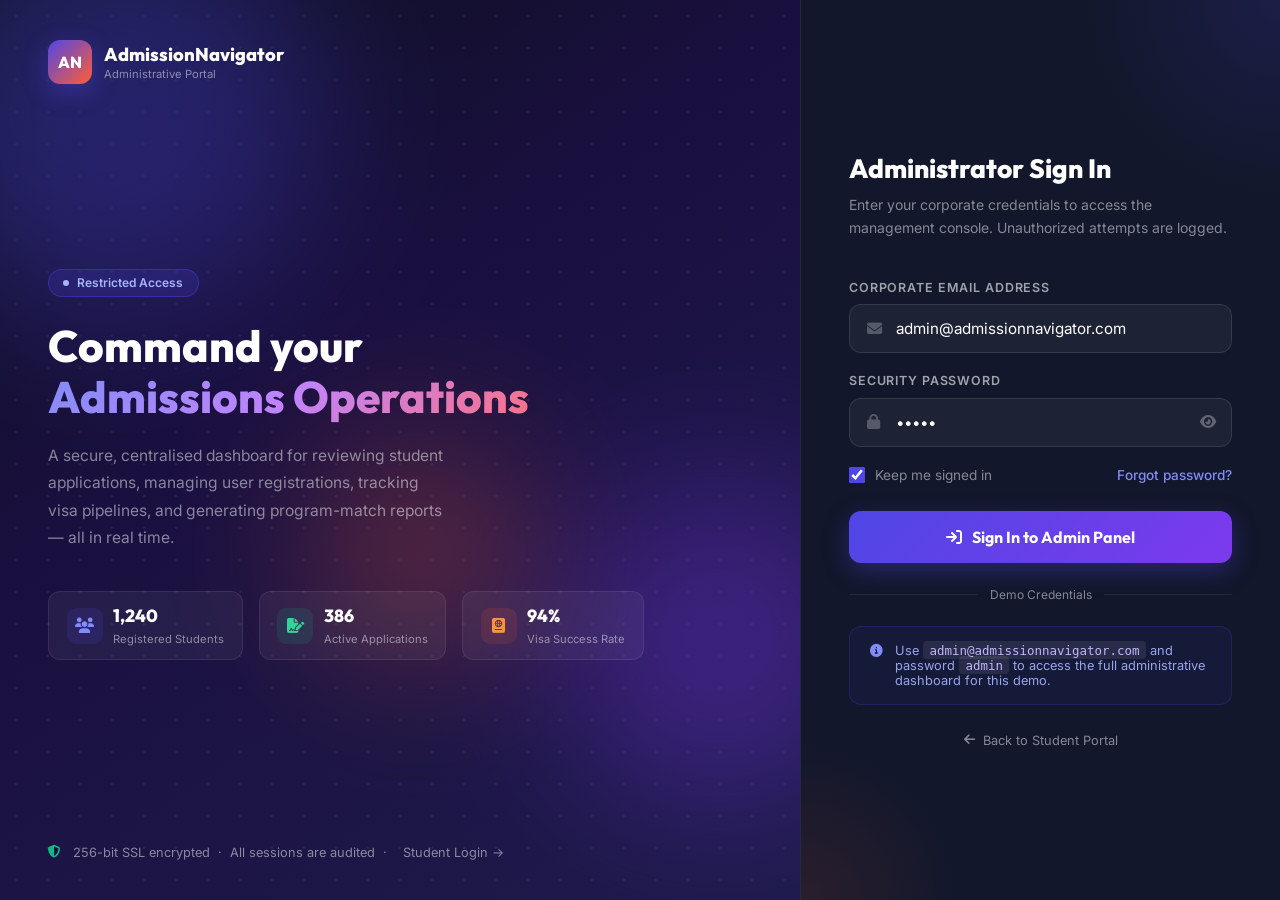
<file: admin-login.html>
<!DOCTYPE html>
<html lang="en">
<head>
    <meta charset="UTF-8">
    <meta name="viewport" content="width=device-width, initial-scale=1.0">
    <title>Admin Portal — AdmissionNavigator</title>
    <link rel="stylesheet" href="https://cdnjs.cloudflare.com/ajax/libs/font-awesome/6.4.0/css/all.min.css">
    <link href="https://fonts.googleapis.com/css2?family=Inter:wght@300;400;500;600;700&family=Outfit:wght@400;600;700;800&display=swap" rel="stylesheet">
    <style>
        *, *::before, *::after { margin:0; padding:0; box-sizing:border-box; }

        :root {
            --navy:   #0B0F1A;
            --navy2:  #111827;
            --indigo: #4F46E5;
            --violet: #7C3AED;
            --accent: #FF5E36;
            --cyan:   #06B6D4;
            --success:#10B981;
            --border: rgba(255,255,255,.08);
            --text:   #F8FAFC;
            --muted:  rgba(248,250,252,.5);
        }

        html, body {
            height: 100%;
            font-family: 'Inter', sans-serif;
            background: var(--navy);
            color: var(--text);
            overflow: hidden;
        }

        /* ── LAYOUT ── */
        .page {
            display: grid;
            grid-template-columns: 1fr 480px;
            height: 100vh;
            overflow: hidden;
        }

        /* ════════════════════════════
           LEFT PANEL — visual side
        ════════════════════════════ */
        .left-panel {
            position: relative;
            background: linear-gradient(145deg, #0B0F1A 0%, #1a1040 40%, #1e1b4b 100%);
            display: flex;
            flex-direction: column;
            justify-content: space-between;
            padding: 2.5rem 3rem;
            overflow: hidden;
        }

        /* Animated mesh blobs */
        .blob {
            position: absolute;
            border-radius: 50%;
            filter: blur(80px);
            opacity: .35;
            animation: pulse 8s ease-in-out infinite;
        }
        .blob-1 { width:420px; height:420px; background:#4F46E5; top:-100px; left:-100px; animation-delay:0s; }
        .blob-2 { width:320px; height:320px; background:#7C3AED; bottom:100px; right:-80px; animation-delay:3s; }
        .blob-3 { width:200px; height:200px; background:#FF5E36; top:50%; left:40%; animation-delay:5s; }

        @keyframes pulse {
            0%, 100% { transform: scale(1) translate(0,0); }
            50%       { transform: scale(1.12) translate(10px,-10px); }
        }

        /* Grid dot pattern overlay */
        .left-panel::before {
            content: '';
            position: absolute; inset: 0;
            background-image:
                radial-gradient(circle, rgba(255,255,255,.06) 1px, transparent 1px);
            background-size: 32px 32px;
            pointer-events: none;
        }

        /* Top brand */
        .brand {
            display: flex; align-items: center; gap: .75rem;
            position: relative; z-index: 2;
            text-decoration: none;
        }
        .brand-icon {
            width: 44px; height: 44px; border-radius: 12px;
            background: linear-gradient(135deg, var(--indigo), var(--accent));
            display: flex; align-items: center; justify-content: center;
            font-family: 'Outfit',sans-serif; font-weight: 800;
            font-size: 1rem; color: white; flex-shrink: 0;
            box-shadow: 0 8px 24px rgba(79,70,229,.4);
        }
        .brand-name {
            font-family: 'Outfit',sans-serif; font-weight: 800;
            font-size: 1.15rem; color: white;
        }
        .brand-sub { font-size: .7rem; color: var(--muted); margin-top: .1rem; }

        /* Centre hero text */
        .left-hero {
            position: relative; z-index: 2;
        }
        .admin-tag {
            display: inline-flex; align-items: center; gap: .5rem;
            background: rgba(79,70,229,.18); border: 1px solid rgba(79,70,229,.4);
            color: #a5b4fc; font-size: .75rem; font-weight: 600;
            padding: .35rem .9rem; border-radius: 999px; margin-bottom: 1.5rem;
        }
        .admin-tag span { width:6px; height:6px; border-radius:50%; background:#a5b4fc; animation: blink 1.5s infinite; }
        @keyframes blink { 0%,100%{opacity:1} 50%{opacity:.3} }

        .left-hero h1 {
            font-family: 'Outfit', sans-serif;
            font-size: clamp(2rem, 3.5vw, 2.75rem);
            font-weight: 800; line-height: 1.15;
            color: white; margin-bottom: 1.25rem;
        }
        .left-hero h1 span {
            background: linear-gradient(135deg, #818cf8, #c084fc, #fb7185);
            -webkit-background-clip: text; -webkit-text-fill-color: transparent;
        }
        .left-hero p {
            color: var(--muted); font-size: .975rem;
            line-height: 1.75; max-width: 400px; margin-bottom: 2.5rem;
        }

        /* Stat pills */
        .stat-row { display: flex; gap: 1rem; flex-wrap: wrap; }
        .stat-pill {
            display: flex; align-items: center; gap: .65rem;
            background: rgba(255,255,255,.05); border: 1px solid var(--border);
            border-radius: 12px; padding: .75rem 1.1rem;
        }
        .stat-pill-icon {
            width: 36px; height: 36px; border-radius: 9px;
            display: flex; align-items: center; justify-content: center;
            font-size: .95rem;
        }
        .stat-pill strong { display:block; font-family:'Outfit',sans-serif; font-size:1.1rem; font-weight:800; color:white; }
        .stat-pill span { font-size:.7rem; color:var(--muted); }

        /* Bottom security notice */
        .left-footer {
            position: relative; z-index: 2;
            display: flex; align-items: center; gap: .75rem;
            font-size: .8rem; color: var(--muted);
        }
        .left-footer i { color: var(--success); }
        .left-footer a { color: var(--muted); text-decoration: none; }
        .left-footer a:hover { color: white; }


        /* ════════════════════════════
           RIGHT PANEL — form side
        ════════════════════════════ */
        .right-panel {
            background: #12172B;
            border-left: 1px solid var(--border);
            display: flex;
            flex-direction: column;
            justify-content: center;
            padding: 3rem 3rem;
            position: relative;
            overflow-y: auto;
        }

        /* Corner decoration */
        .right-panel::before {
            content:'';
            position:absolute; top:0; right:0;
            width:200px; height:200px;
            background:radial-gradient(circle at top right, rgba(79,70,229,.15), transparent 70%);
            pointer-events:none;
        }
        .right-panel::after {
            content:'';
            position:absolute; bottom:0; left:0;
            width:160px; height:160px;
            background:radial-gradient(circle at bottom left, rgba(255,94,54,.1), transparent 70%);
            pointer-events:none;
        }

        .form-header { margin-bottom: 2.5rem; position:relative; z-index:1; }
        .form-header h2 {
            font-family: 'Outfit', sans-serif;
            font-size: 1.65rem; font-weight: 800;
            color: white; margin-bottom: .5rem;
        }
        .form-header p { font-size: .875rem; color: var(--muted); line-height: 1.65; }

        /* Form fields */
        .field-group { margin-bottom: 1.25rem; position: relative; z-index:1; }
        .field-group label {
            display: block; font-size: .78rem; font-weight: 600;
            color: rgba(255,255,255,.6); text-transform: uppercase;
            letter-spacing: .07em; margin-bottom: .6rem;
        }
        .field-wrap {
            position: relative;
        }
        .field-wrap .field-icon {
            position: absolute; left: 1.1rem; top: 50%; transform: translateY(-50%);
            color: rgba(255,255,255,.25); font-size: .95rem; pointer-events: none;
            transition: color .2s;
        }
        .field-wrap input {
            width: 100%;
            background: rgba(255,255,255,.05);
            border: 1.5px solid rgba(255,255,255,.1);
            border-radius: 12px;
            color: white;
            font-family: 'Inter', sans-serif;
            font-size: .95rem;
            padding: .875rem 1rem .875rem 2.9rem;
            outline: none;
            transition: all .25s;
        }
        .field-wrap input::placeholder { color: rgba(255,255,255,.25); }
        .field-wrap input:focus {
            border-color: var(--indigo);
            background: rgba(79,70,229,.08);
            box-shadow: 0 0 0 4px rgba(79,70,229,.15);
        }
        .field-wrap input:focus ~ .field-icon { color: var(--indigo); }

        /* Toggle password visibility */
        .pass-toggle {
            position: absolute; right: 1rem; top: 50%; transform: translateY(-50%);
            color: rgba(255,255,255,.3); cursor: pointer; font-size: .9rem;
            transition: color .2s;
        }
        .pass-toggle:hover { color: white; }

        /* Error state */
        .field-group.error .field-wrap input {
            border-color: #EF4444;
            background: rgba(239,68,68,.06);
        }
        .field-group .error-msg {
            display: none; font-size: .75rem; color: #FCA5A5;
            margin-top: .4rem; padding-left: .25rem;
        }
        .field-group.error .error-msg { display: block; }

        /* Remember row */
        .remember-row {
            display: flex; justify-content: space-between; align-items: center;
            margin-bottom: 1.75rem; position:relative; z-index:1;
        }
        .check-label {
            display: flex; align-items: center; gap: .6rem;
            font-size: .85rem; color: var(--muted); cursor: pointer;
        }
        .check-label input[type="checkbox"] {
            width: 16px; height: 16px; accent-color: var(--indigo); cursor: pointer;
        }
        .forgot-link {
            font-size: .85rem; color: #818cf8; text-decoration: none; font-weight: 500;
        }
        .forgot-link:hover { color: white; text-decoration: underline; }

        /* Submit button */
        .submit-btn {
            width: 100%; padding: 1rem;
            background: linear-gradient(135deg, var(--indigo), var(--violet));
            border: none; border-radius: 12px;
            color: white; font-family: 'Outfit', sans-serif;
            font-size: 1rem; font-weight: 700; cursor: pointer;
            position: relative; z-index: 1;
            display: flex; align-items: center; justify-content: center; gap: .6rem;
            box-shadow: 0 8px 24px rgba(79,70,229,.35);
            transition: all .25s;
            overflow: hidden;
        }
        .submit-btn::before {
            content: '';
            position: absolute; inset: 0;
            background: linear-gradient(135deg, rgba(255,255,255,.12), rgba(255,255,255,0));
            opacity: 0; transition: opacity .25s;
        }
        .submit-btn:hover::before { opacity: 1; }
        .submit-btn:hover { transform: translateY(-2px); box-shadow: 0 12px 32px rgba(79,70,229,.45); }
        .submit-btn:active { transform: translateY(0); }

        /* Spinner inside button */
        .btn-spinner {
            display: none; width: 18px; height: 18px; border-radius: 50%;
            border: 2.5px solid rgba(255,255,255,.3); border-top-color: white;
            animation: spin .7s linear infinite;
        }
        @keyframes spin { to { transform: rotate(360deg); } }

        /* Divider */
        .divider {
            display: flex; align-items: center; gap: .75rem;
            margin: 1.5rem 0; position: relative; z-index:1;
        }
        .divider::before, .divider::after {
            content:''; flex:1; height:1px; background:var(--border);
        }
        .divider span { font-size: .75rem; color: var(--muted); white-space: nowrap; }

        /* Credential hint card */
        .hint-card {
            background: rgba(79,70,229,.08); border: 1px solid rgba(79,70,229,.2);
            border-radius: 12px; padding: 1rem 1.25rem;
            font-size: .8rem; color: rgba(165,180,252,.9);
            display: flex; align-items: flex-start; gap: .75rem;
            position: relative; z-index:1;
        }
        .hint-card i { color: #818cf8; margin-top: .15rem; flex-shrink:0; }
        .hint-card code {
            background: rgba(255,255,255,.08); border-radius: 4px;
            padding: .1rem .4rem; font-size: .78rem; font-family: monospace;
            color: #c4b5fd;
        }

        /* Back link */
        .back-link {
            display: flex; align-items: center; gap: .5rem;
            font-size: .8rem; color: var(--muted); text-decoration: none;
            margin-top: 1.75rem; position: relative; z-index:1;
            justify-content: center; transition: color .2s;
        }
        .back-link:hover { color: white; }

        /* Alert banner (success / error) */
        .alert-banner {
            display: none; align-items: center; gap: .75rem;
            border-radius: 10px; padding: .875rem 1.1rem;
            font-size: .85rem; font-weight: 500;
            margin-bottom: 1.25rem; position: relative; z-index:1;
        }
        .alert-banner.error  { background:rgba(239,68,68,.12);  border:1px solid rgba(239,68,68,.3);  color:#FCA5A5; }
        .alert-banner.success{ background:rgba(16,185,129,.1);  border:1px solid rgba(16,185,129,.3); color:#6EE7B7; }

        /* Responsive: stack on small screens */
        @media (max-width: 900px) {
            html, body { overflow: auto; }
            .page { grid-template-columns: 1fr; height: auto; overflow: visible; }
            .left-panel { min-height: 280px; padding: 2rem; }
            .left-hero h1 { font-size: 1.75rem; }
            .right-panel { padding: 2.5rem 1.75rem; border-left: none; border-top: 1px solid var(--border); }
        }
    </style>
</head>
<body>

<div class="page">

    <!-- ══════════ LEFT VISUAL PANEL ══════════ -->
    <div class="left-panel">

        <!-- Blobs -->
        <div class="blob blob-1"></div>
        <div class="blob blob-2"></div>
        <div class="blob blob-3"></div>

        <!-- Top brand -->
        <a href="index.html" class="brand">
            <div class="brand-icon">AN</div>
            <div>
                <div class="brand-name">AdmissionNavigator</div>
                <div class="brand-sub">Administrative Portal</div>
            </div>
        </a>

        <!-- Hero copy -->
        <div class="left-hero">
            <div class="admin-tag"><span></span>Restricted Access</div>
            <h1>Command your<br><span>Admissions Operations</span></h1>
            <p>
                A secure, centralised dashboard for reviewing student applications,
                managing user registrations, tracking visa pipelines, and generating
                program-match reports — all in real time.
            </p>

            <!-- Stats -->
            <div class="stat-row">
                <div class="stat-pill">
                    <div class="stat-pill-icon" style="background:rgba(79,70,229,.15);color:#818cf8;">
                        <i class="fas fa-users"></i>
                    </div>
                    <div>
                        <strong>1,240</strong>
                        <span>Registered Students</span>
                    </div>
                </div>
                <div class="stat-pill">
                    <div class="stat-pill-icon" style="background:rgba(16,185,129,.12);color:#34d399;">
                        <i class="fas fa-file-signature"></i>
                    </div>
                    <div>
                        <strong>386</strong>
                        <span>Active Applications</span>
                    </div>
                </div>
                <div class="stat-pill">
                    <div class="stat-pill-icon" style="background:rgba(255,94,54,.12);color:#fb923c;">
                        <i class="fas fa-passport"></i>
                    </div>
                    <div>
                        <strong>94%</strong>
                        <span>Visa Success Rate</span>
                    </div>
                </div>
            </div>
        </div>

        <!-- Bottom security badge -->
        <div class="left-footer">
            <i class="fas fa-shield-halved"></i>
            256-bit SSL encrypted &nbsp;·&nbsp; All sessions are audited &nbsp;·&nbsp;
            <a href="login.html">Student Login →</a>
        </div>
    </div>


    <!-- ══════════ RIGHT FORM PANEL ══════════ -->
    <div class="right-panel">

        <div class="form-header">
            <h2>Administrator Sign In</h2>
            <p>Enter your corporate credentials to access the management console. Unauthorized attempts are logged.</p>
        </div>

        <!-- Error / Success banner -->
        <div class="alert-banner error" id="alertBanner">
            <i class="fas fa-circle-xmark"></i>
            <span id="alertMsg">Invalid email or password. Please try again.</span>
        </div>

        <form id="adminLoginForm" onsubmit="handleAdminLogin(event)" novalidate>

            <!-- Email -->
            <div class="field-group" id="emailGroup">
                <label for="adminEmail">Corporate Email Address</label>
                <div class="field-wrap">
                    <i class="fas fa-envelope field-icon"></i>
                    <input
                        type="email"
                        id="adminEmail"
                        placeholder="admin@admissionnavigator.com"
                        autocomplete="username"
                        value="admin@admissionnavigator.com"
                        required
                    >
                </div>
                <div class="error-msg"><i class="fas fa-triangle-exclamation"></i> Please enter a valid corporate email.</div>
            </div>

            <!-- Password -->
            <div class="field-group" id="passGroup">
                <label for="adminPass">Security Password</label>
                <div class="field-wrap">
                    <i class="fas fa-lock field-icon"></i>
                    <input
                        type="password"
                        id="adminPass"
                        placeholder="Enter your password"
                        autocomplete="current-password"
                        value="admin"
                        required
                    >
                    <i class="fas fa-eye pass-toggle" id="passToggle" onclick="togglePass()"></i>
                </div>
                <div class="error-msg"><i class="fas fa-triangle-exclamation"></i> Incorrect password. Please try again.</div>
            </div>

            <!-- Remember + Forgot -->
            <div class="remember-row">
                <label class="check-label">
                    <input type="checkbox" id="rememberMe" checked>
                    Keep me signed in
                </label>
                <a href="forgot-password.html" class="forgot-link">Forgot password?</a>
            </div>

            <!-- Submit -->
            <button type="submit" class="submit-btn" id="submitBtn">
                <span class="btn-spinner" id="btnSpinner"></span>
                <i class="fas fa-arrow-right-to-bracket" id="btnIcon"></i>
                <span id="btnText">Sign In to Admin Panel</span>
            </button>

        </form>

        <div class="divider"><span>Demo Credentials</span></div>

        <!-- Hint card -->
        <div class="hint-card">
            <i class="fas fa-circle-info"></i>
            <div>
                Use <code>admin@admissionnavigator.com</code> and password <code>admin</code>
                to access the full administrative dashboard for this demo.
            </div>
        </div>

        <a href="login.html" class="back-link">
            <i class="fas fa-arrow-left"></i> Back to Student Portal
        </a>

    </div>
</div>

<script>
    /* ── Password visibility toggle ── */
    function togglePass() {
        const input  = document.getElementById('adminPass');
        const icon   = document.getElementById('passToggle');
        const isPass = input.type === 'password';
        input.type   = isPass ? 'text' : 'password';
        icon.className = isPass ? 'fas fa-eye-slash pass-toggle' : 'fas fa-eye pass-toggle';
    }

    /* ── Form submission ── */
    function handleAdminLogin(e) {
        e.preventDefault();

        const emailEl  = document.getElementById('adminEmail');
        const passEl   = document.getElementById('adminPass');
        const emailGrp = document.getElementById('emailGroup');
        const passGrp  = document.getElementById('passGroup');
        const alert    = document.getElementById('alertBanner');
        const spinner  = document.getElementById('btnSpinner');
        const btnIcon  = document.getElementById('btnIcon');
        const btnText  = document.getElementById('btnText');
        const btn      = document.getElementById('submitBtn');

        const email = emailEl.value.trim();
        const pass  = passEl.value;

        // Reset
        emailGrp.classList.remove('error');
        passGrp.classList.remove('error');
        alert.style.display = 'none';

        let valid = true;
        if (!email || email !== 'admin@admissionnavigator.com') {
            emailGrp.classList.add('error'); valid = false;
        }
        if (!pass || pass !== 'admin') {
            passGrp.classList.add('error'); valid = false;
        }

        if (!valid) {
            alert.style.display = 'flex';
            document.getElementById('alertMsg').textContent =
                'Invalid credentials. Use the demo credentials shown below.';
            return;
        }

        // Loading state
        btn.disabled       = true;
        spinner.style.display = 'block';
        btnIcon.style.display = 'none';
        btnText.textContent   = 'Authenticating…';

        setTimeout(() => {
            localStorage.setItem('admissionNavigatorAdmin', 'true');
            window.location.href = 'admin-dashboard.html';
        }, 1400);
    }

    /* ── Shake animation on bad input focus ── */
    document.getElementById('adminEmail').addEventListener('input', () => {
        document.getElementById('emailGroup').classList.remove('error');
        document.getElementById('alertBanner').style.display = 'none';
    });
    document.getElementById('adminPass').addEventListener('input', () => {
        document.getElementById('passGroup').classList.remove('error');
        document.getElementById('alertBanner').style.display = 'none';
    });
</script>

</body>
</html>
</file>
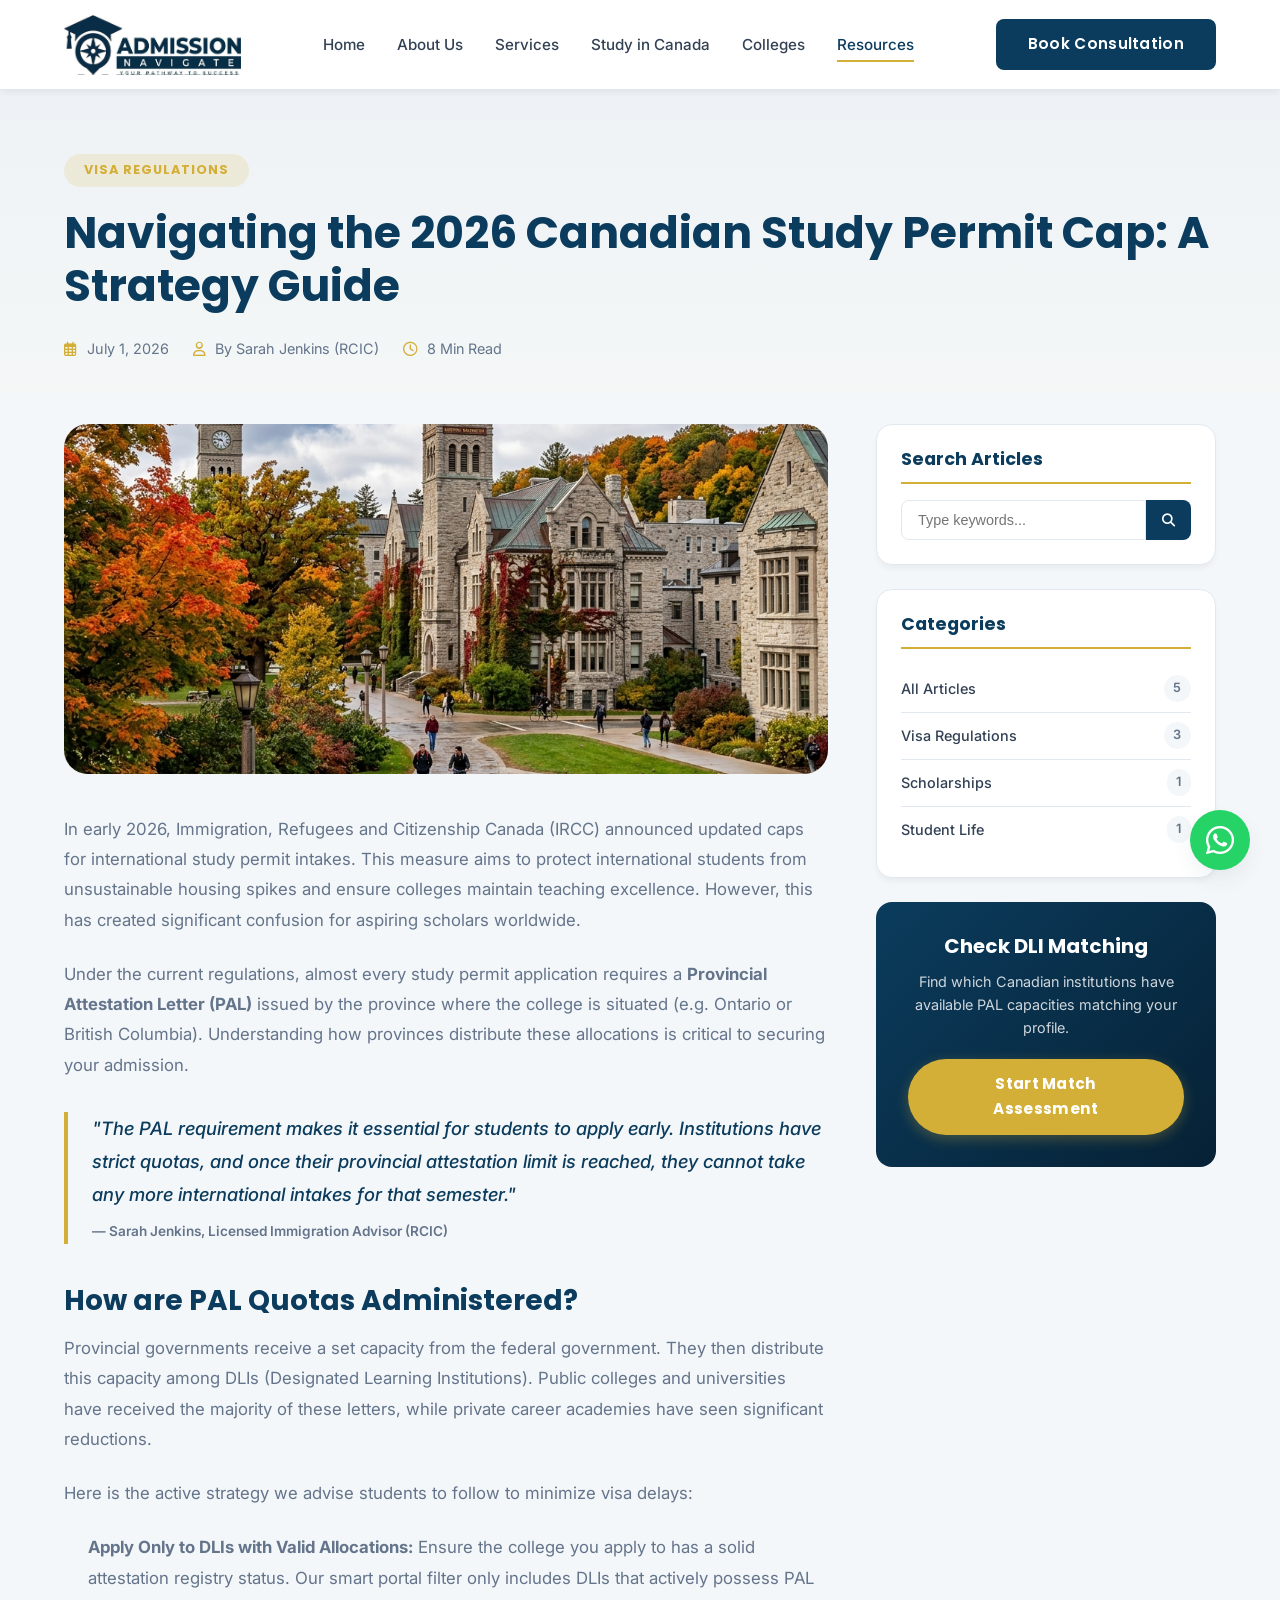
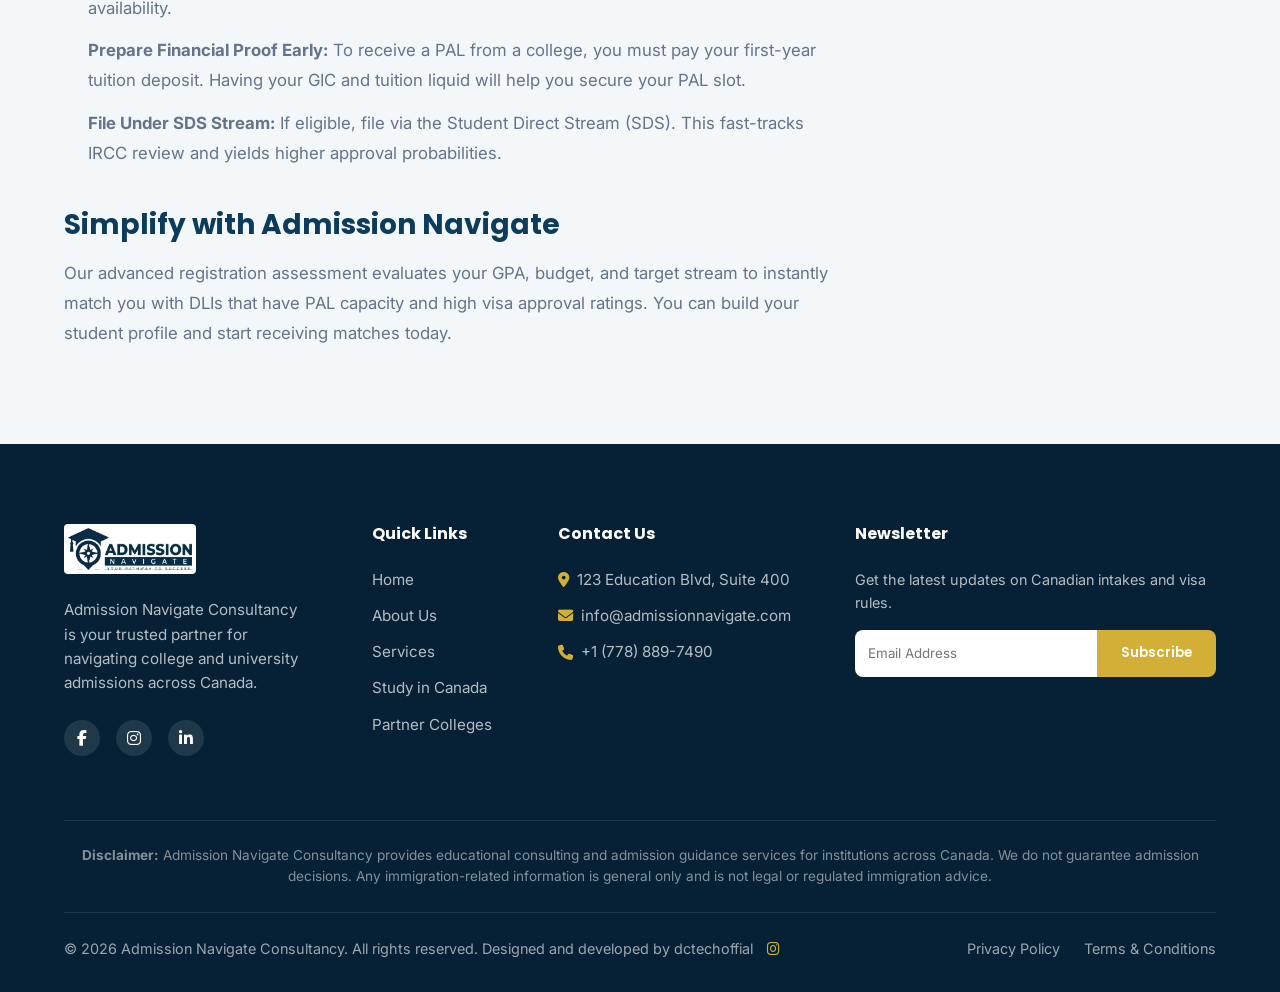
<file: blog-canada-permit.html>
<!DOCTYPE html>
<html lang="en">
<head>
    <meta charset="UTF-8">
    <meta name="viewport" content="width=device-width, initial-scale=1.0">
    <title>Navigating the 2026 Canadian Study Permit Cap - Admission Navigate Consultancy</title>
    <meta name="description" content="Learn how the 2026 Canadian Study Permit Cap and Provincial Attestation Letter (PAL) requirements affect international students. Strategy guide from Admission Navigate Consultancy.">
    <link rel="stylesheet" href="https://cdnjs.cloudflare.com/ajax/libs/font-awesome/6.4.0/css/all.min.css">
    <link href="https://fonts.googleapis.com/css2?family=Poppins:wght@400;600;700;800&family=Inter:wght@400;500;600&display=swap" rel="stylesheet">
    <link rel="stylesheet" href="styles.css">
</head>
<body>

  <!-- ════════ HEADER ════════ -->
  <header class="header">
    <div class="container header-wrap">
      <a href="index.html" class="logo">
        <img src="assets/logo.jpg" alt="Admission Navigate Consultancy">
      </a>
      
      <nav class="nav">
        <ul>
          <li><a href="index.html">Home</a></li>
          <li><a href="about.html">About Us</a></li>
          <li><a href="services.html">Services</a></li>
          <li><a href="study-canada.html">Study in Canada</a></li>
          <li><a href="colleges.html">Colleges</a></li>
          <li><a href="blog.html" class="active">Resources</a></li>
        </ul>
      </nav>
      
      <a href="book-consultation.html" class="btn btn-navy">Book Consultation</a>
      
      <button class="mobile-toggle" id="menuBtn">
        <i class="fas fa-bars"></i>
      </button>
    </div>
  </header>

  <!-- Mobile Menu -->
  <div class="mobile-menu" id="mobileMenu">
    <a href="index.html">Home</a>
    <a href="about.html">About Us</a>
    <a href="services.html">Services</a>
    <a href="study-canada.html">Study in Canada</a>
    <a href="colleges.html">Colleges</a>
    <a href="blog.html">Resources</a>
    <a href="book-consultation.html" class="btn btn-navy" style="text-align: center;">Book Consultation</a>
  </div>

    <!-- Blog Post Header -->
    <section class="destinations-hero" style="background: linear-gradient(to bottom, #EEF2F6, #F4F7F6); padding-bottom: 2rem;">
        <div class="container" style="text-align: left;">
            <span class="section-tag">Visa Regulations</span>
            <h1 class="blog-title">Navigating the 2026 Canadian Study Permit Cap: A Strategy Guide</h1>
            <div class="blog-meta">
                <span><i class="far fa-calendar-alt"></i> July 1, 2026</span>
                <span><i class="far fa-user"></i> By Sarah Jenkins (RCIC)</span>
                <span><i class="far fa-clock"></i> 8 Min Read</span>
            </div>
        </div>
    </section>

    <!-- Article layout -->
    <section class="section" style="padding-top: 2rem;">
        <div class="container blog-layout">
            
            <!-- Main Column -->
            <main>
                <!-- Featured Image -->
                <div style="border-radius: var(--rad-lg); overflow: hidden; margin-bottom: 2.5rem; height: 350px; background-color: #F4F7F6;">
                    <img src="assets/destination_ca.png" alt="Canadian Campus" style="width: 100%; height: 100%; object-fit: cover;">
                </div>

                <div style="font-size: 1.05rem; line-height: 1.8; color: var(--c-text-light);">
                    <p style="margin-bottom: 1.5rem;">In early 2026, Immigration, Refugees and Citizenship Canada (IRCC) announced updated caps for international study permit intakes. This measure aims to protect international students from unsustainable housing spikes and ensure colleges maintain teaching excellence. However, this has created significant confusion for aspiring scholars worldwide.</p>
                    
                    <p style="margin-bottom: 1.5rem;">Under the current regulations, almost every study permit application requires a <strong>Provincial Attestation Letter (PAL)</strong> issued by the province where the college is situated (e.g. Ontario or British Columbia). Understanding how provinces distribute these allocations is critical to securing your admission.</p>

                    <blockquote style="border-left: 4px solid var(--c-gold); padding-left: 1.5rem; font-style: italic; margin: 2rem 0; color: var(--c-navy); font-weight: 500; font-size: 1.15rem;">
                        "The PAL requirement makes it essential for students to apply early. Institutions have strict quotas, and once their provincial attestation limit is reached, they cannot take any more international intakes for that semester."
                        <span style="display: block; font-size: 0.85rem; color: var(--c-text-light); margin-top: 0.5rem; font-style: normal; font-weight: 600;">— Sarah Jenkins, Licensed Immigration Advisor (RCIC)</span>
                    </blockquote>

                    <h2 style="font-family: 'Poppins', sans-serif; font-size: 1.75rem; margin-top: 2.5rem; margin-bottom: 1rem; color: var(--c-navy);">How are PAL Quotas Administered?</h2>
                    
                    <p style="margin-bottom: 1.5rem;">Provincial governments receive a set capacity from the federal government. They then distribute this capacity among DLIs (Designated Learning Institutions). Public colleges and universities have received the majority of these letters, while private career academies have seen significant reductions.</p>
                    
                    <p style="margin-bottom: 1.5rem;">Here is the active strategy we advise students to follow to minimize visa delays:</p>
                    
                    <ul style="margin-left: 1.5rem; margin-bottom: 1.5rem;">
                        <li style="margin-bottom: 0.75rem;"><strong>Apply Only to DLIs with Valid Allocations:</strong> Ensure the college you apply to has a solid attestation registry status. Our smart portal filter only includes DLIs that actively possess PAL availability.</li>
                        <li style="margin-bottom: 0.75rem;"><strong>Prepare Financial Proof Early:</strong> To receive a PAL from a college, you must pay your first-year tuition deposit. Having your GIC and tuition liquid will help you secure your PAL slot.</li>
                        <li style="margin-bottom: 0.75rem;"><strong>File Under SDS Stream:</strong> If eligible, file via the Student Direct Stream (SDS). This fast-tracks IRCC review and yields higher approval probabilities.</li>
                    </ul>

                    <h2 style="font-family: 'Poppins', sans-serif; font-size: 1.75rem; margin-top: 2.5rem; margin-bottom: 1rem; color: var(--c-navy);">Simplify with Admission Navigate</h2>
                    <p style="margin-bottom: 0;">Our advanced registration assessment evaluates your GPA, budget, and target stream to instantly match you with DLIs that have PAL capacity and high visa approval ratings. You can build your student profile and start receiving matches today.</p>
                </div>
            </main>

            <!-- Sidebar -->
            <aside class="blog-sidebar">
                
                <!-- Search Widget -->
                <div class="sidebar-widget">
                    <h3 class="sidebar-title">Search Articles</h3>
                    <div class="search-widget-form">
                        <input type="text" placeholder="Type keywords..." class="search-widget-input" aria-label="Search articles">
                        <button class="search-widget-btn" aria-label="Search"><i class="fas fa-search"></i></button>
                    </div>
                </div>

                <!-- Categories Widget -->
                <div class="sidebar-widget">
                    <h3 class="sidebar-title">Categories</h3>
                    <ul class="category-list">
                        <li><a href="blog.html">All Articles</a> <span class="category-count">5</span></li>
                        <li><a href="blog.html">Visa Regulations</a> <span class="category-count">3</span></li>
                        <li><a href="blog.html">Scholarships</a> <span class="category-count">1</span></li>
                        <li><a href="blog.html">Student Life</a> <span class="category-count">1</span></li>
                    </ul>
                </div>

                <!-- Promotion Card -->
                <div class="sidebar-ad-card">
                    <h3>Check DLI Matching</h3>
                    <p>Find which Canadian institutions have available PAL capacities matching your profile.</p>
                    <a href="book-consultation.html" class="btn btn-gold btn-full">Start Match Assessment</a>
                </div>

            </aside>
            
        </div>
    </section>

  <!-- ════════ FOOTER ════════ -->
  <footer class="footer">
    <div class="container">
      <div class="foot-grid">
        <div class="foot-brand">
          <img src="assets/logo.jpg" alt="Admission Navigate Consultancy Logo">
          <p>Admission Navigate Consultancy is your trusted partner for navigating college and university admissions across Canada.</p>
          <div class="socials">
            <a href="#"><i class="fab fa-facebook-f"></i></a>
            <a href="#"><i class="fab fa-instagram"></i></a>
            <a href="#"><i class="fab fa-linkedin-in"></i></a>
          </div>
        </div>
        
        <div class="foot-col">
          <h4>Quick Links</h4>
          <ul>
            <li><a href="index.html">Home</a></li>
            <li><a href="about.html">About Us</a></li>
            <li><a href="services.html">Services</a></li>
            <li><a href="study-canada.html">Study in Canada</a></li>
            <li><a href="colleges.html">Partner Colleges</a></li>
          </ul>
        </div>
        
        <div class="foot-col">
          <h4>Contact Us</h4>
          <ul>
            <li><i class="fas fa-map-marker-alt"></i> 123 Education Blvd, Suite 400</li>
            <li><i class="fas fa-envelope"></i> info@admissionnavigate.com</li>
            <li><i class="fas fa-phone"></i> +1 (778) 889-7490</li>
          </ul>
        </div>
        
        <div class="foot-col">
          <h4>Newsletter</h4>
          <p style="font-size: 0.9rem; color: rgba(255,255,255,0.7); margin-bottom: 0;">Get the latest updates on Canadian intakes and visa rules.</p>
          <form class="nl-form" onsubmit="event.preventDefault(); alert('Subscribed!');">
            <input type="email" placeholder="Email Address" required>
            <button type="submit">Subscribe</button>
          </form>
        </div>
      </div>
      
      <div class="foot-disclaimer">
        <strong>Disclaimer:</strong> Admission Navigate Consultancy provides educational consulting and admission guidance services for institutions across Canada. We do not guarantee admission decisions. Any immigration-related information is general only and is not legal or regulated immigration advice.
      </div>
      
      <div class="foot-bottom">
        <div>&copy; <span id="year"></span> Admission Navigate Consultancy. All rights reserved. Designed and developed by dctechoffial <a href="https://www.instagram.com" target="_blank" style="margin-left:10px; color:var(--c-gold);"><i class="fab fa-instagram"></i></a></div>
        <div class="foot-links">
          <a href="#">Privacy Policy</a>
          <a href="#">Terms & Conditions</a>
        </div>
      </div>
    </div>
  </footer>

  <!-- WhatsApp Button -->
  <a href="https://wa.me/17788897490" target="_blank" class="wa-btn" title="Chat on WhatsApp">
    <i class="fab fa-whatsapp"></i>
  </a>

  <script>
    document.getElementById('year').textContent = new Date().getFullYear();
    const menuBtn = document.getElementById('menuBtn');
    const mobileMenu = document.getElementById('mobileMenu');
    if (menuBtn && mobileMenu) {
        menuBtn.addEventListener('click', () => mobileMenu.classList.toggle('active'));
    }
  </script>
</body>
</html>
</file>
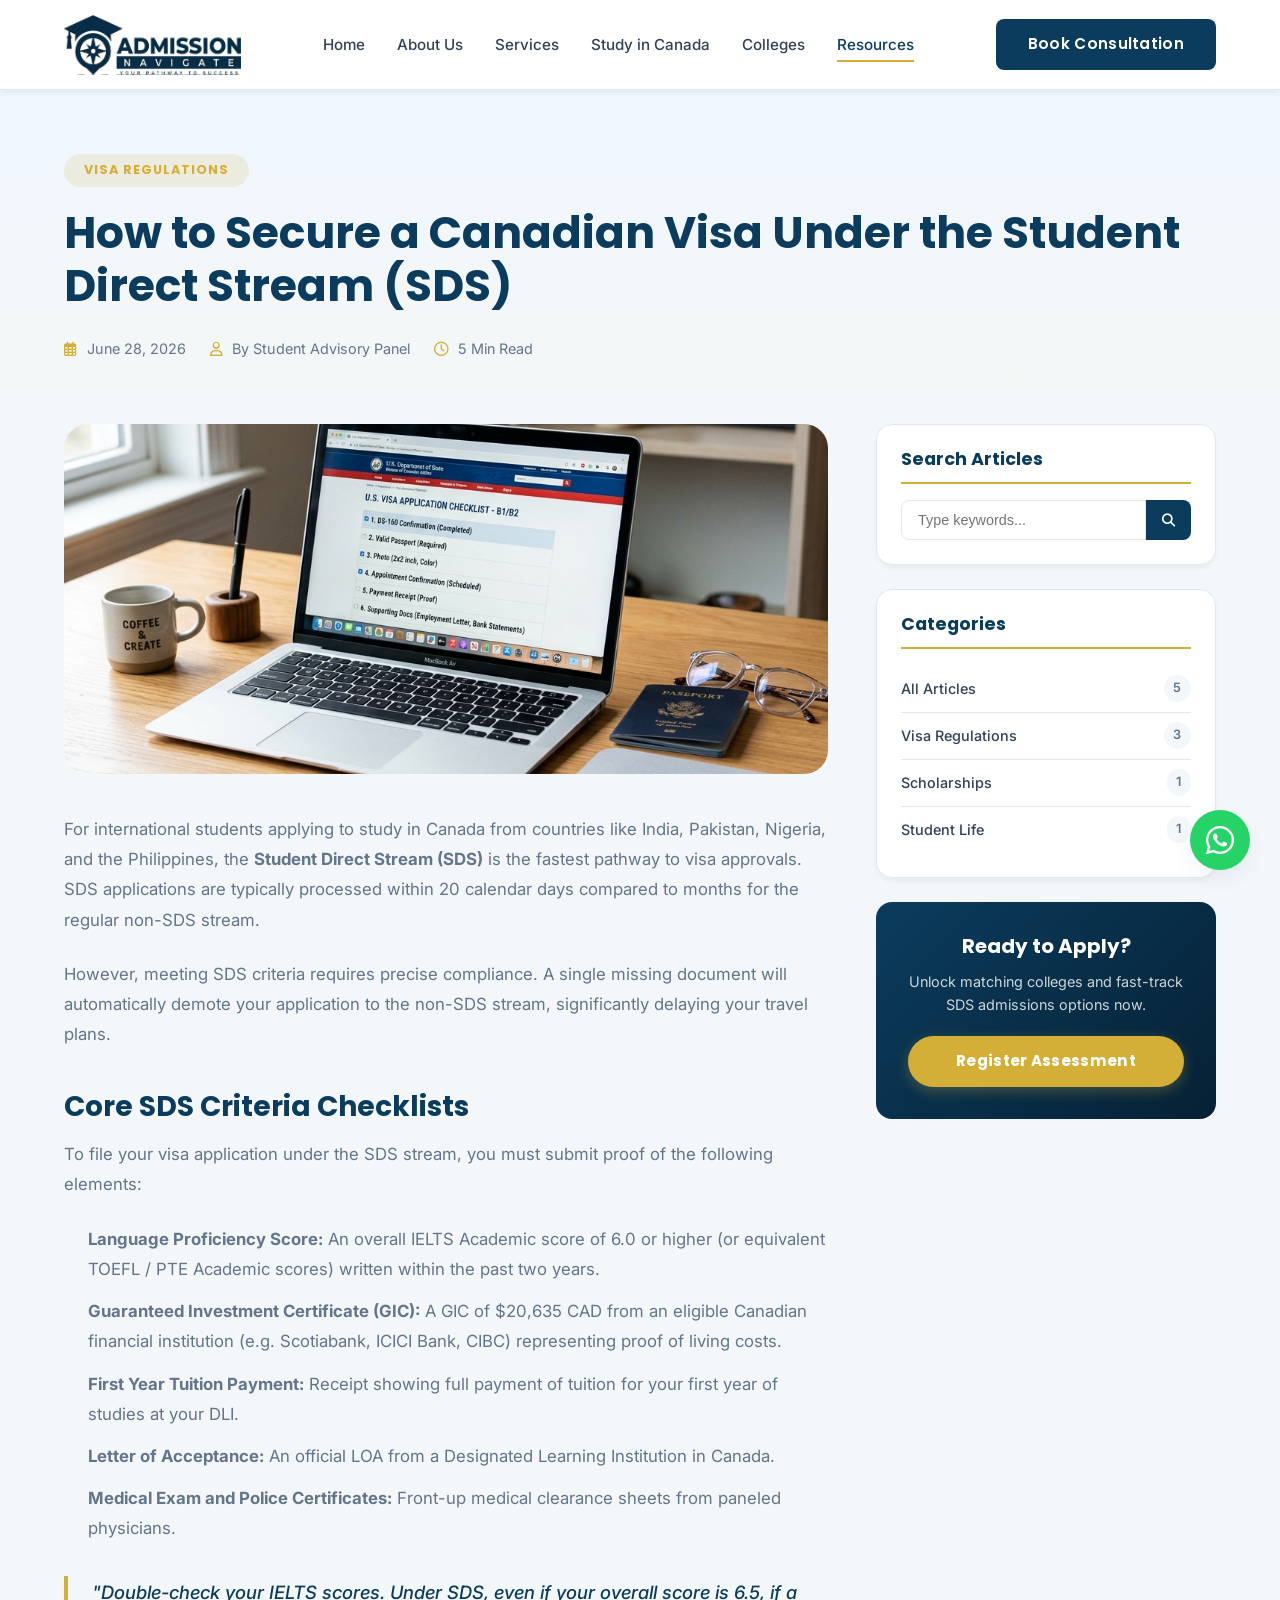
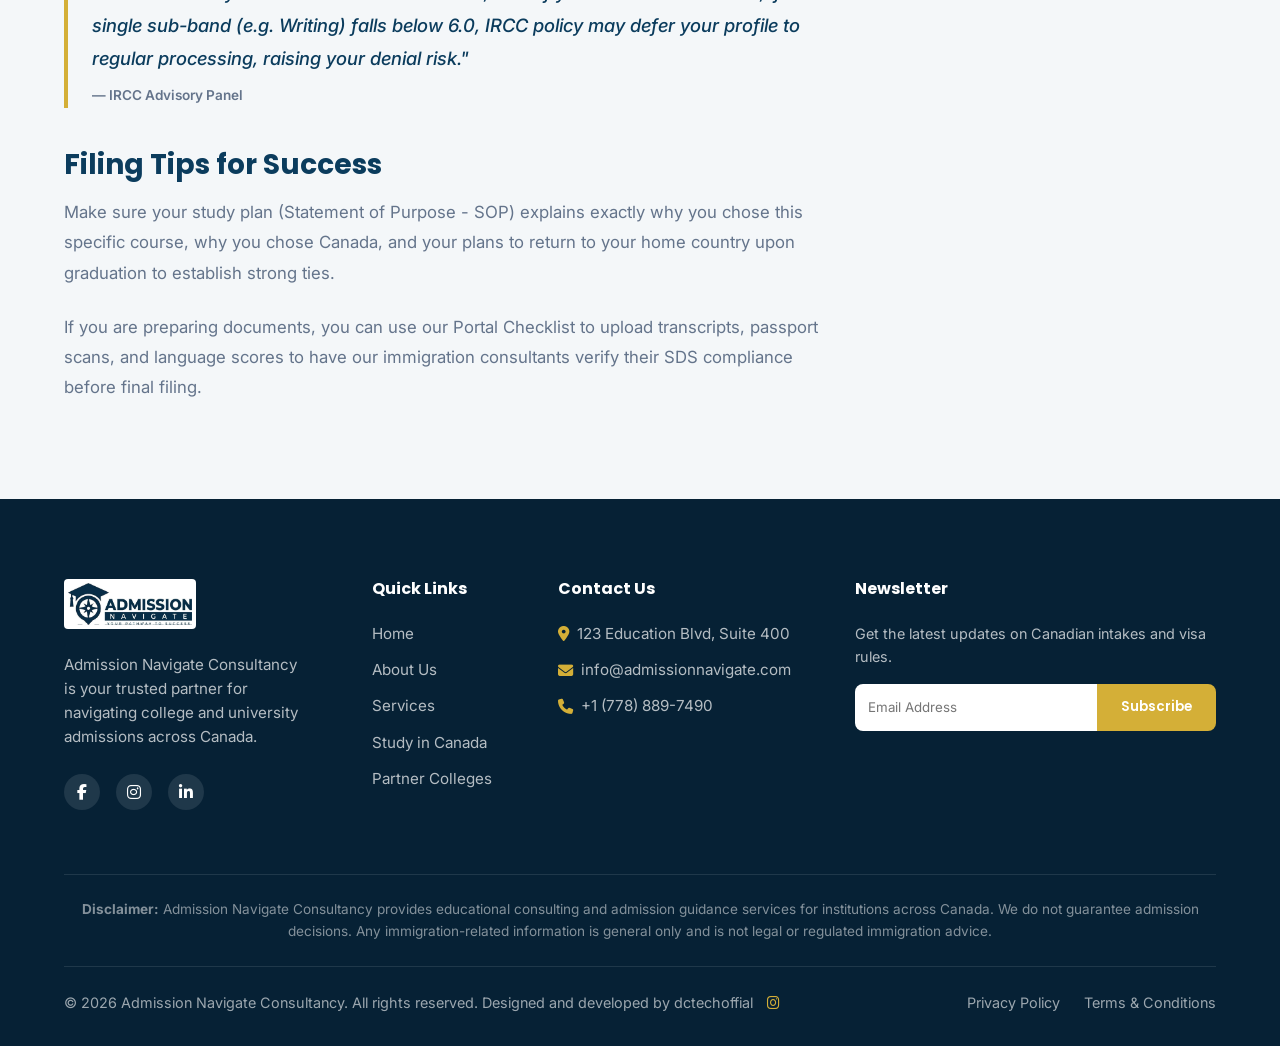
<file: blog-sds-visa.html>
<!DOCTYPE html>
<html lang="en">
<head>
    <meta charset="UTF-8">
    <meta name="viewport" content="width=device-width, initial-scale=1.0">
    <title>Securing a Canadian Visa Under SDS - AdmissionNavigator</title>
    <!-- FontAwesome Icon CDN -->
    <link rel="stylesheet" href="https://cdnjs.cloudflare.com/ajax/libs/font-awesome/6.4.0/css/all.min.css">
    <link rel="stylesheet" href="styles.css">
</head>
<body>

  <!-- ════════ HEADER ════════ -->
  <header class="header">
    <div class="container header-wrap">
      <a href="index.html" class="logo">
        <img src="assets/logo.jpg" alt="Admission Navigate Consultancy">
      </a>
      
      <nav class="nav">
        <ul>
          <li><a href="index.html">Home</a></li>
          <li><a href="about.html">About Us</a></li>
          <li><a href="services.html">Services</a></li>
          <li><a href="study-canada.html">Study in Canada</a></li>
          <li><a href="colleges.html">Colleges</a></li>
          <li><a href="blog.html" class="active">Resources</a></li>
        </ul>
      </nav>
      
      <a href="book-consultation.html" class="btn btn-navy">Book Consultation</a>
      
      <button class="mobile-toggle" id="menuBtn">
        <i class="fas fa-bars"></i>
      </button>
    </div>
  </header>

  <!-- Mobile Menu -->
  <div class="mobile-menu" id="mobileMenu">
    <a href="index.html">Home</a>
    <a href="about.html">About Us</a>
    <a href="services.html">Services</a>
    <a href="study-canada.html">Study in Canada</a>
    <a href="colleges.html">Colleges</a>
    <a href="blog.html">Resources</a>
    <a href="book-consultation.html" class="btn btn-navy" style="text-align: center;">Book Consultation</a>
  </div>

    <!-- Blog Post Header -->
    <section class="destinations-hero" style="background: linear-gradient(to bottom, #EFF6FF, #F4F7F6); padding-bottom: 2rem;">
        <div class="container" style="text-align: left;">
            <span class="section-tag">Visa Regulations</span>
            <h1 class="blog-title">How to Secure a Canadian Visa Under the Student Direct Stream (SDS)</h1>
            <div class="blog-meta">
                <span><i class="far fa-calendar-alt"></i> June 28, 2026</span>
                <span><i class="far fa-user"></i> By Student Advisory Panel</span>
                <span><i class="far fa-clock"></i> 5 Min Read</span>
            </div>
        </div>
    </section>

    <!-- Article layout -->
    <section class="section" style="padding-top: 2rem;">
        <div class="container blog-layout">
            
            <!-- Main Column -->
            <main>
                <!-- Featured Image -->
                <div style="border-radius: var(--rad-lg); overflow: hidden; margin-bottom: 2.5rem; height: 350px; background-color: #F4F7F6;">
                    <img src="assets/blog_desk.png" alt="Office Desk Visa Prep" style="width: 100%; height: 100%; object-fit: cover;">
                </div>

                <div style="font-size: 1.05rem; line-height: 1.8; color: var(--c-text-light);">
                    <p style="margin-bottom: 1.5rem;">For international students applying to study in Canada from countries like India, Pakistan, Nigeria, and the Philippines, the <strong>Student Direct Stream (SDS)</strong> is the fastest pathway to visa approvals. SDS applications are typically processed within 20 calendar days compared to months for the regular non-SDS stream.</p>
                    
                    <p style="margin-bottom: 1.5rem;">However, meeting SDS criteria requires precise compliance. A single missing document will automatically demote your application to the non-SDS stream, significantly delaying your travel plans.</p>

                    <h2 style="font-family: 'Poppins', sans-serif; font-size: 1.75rem; margin-top: 2.5rem; margin-bottom: 1rem; color: var(--c-navy);">Core SDS Criteria Checklists</h2>
                    <p style="margin-bottom: 1.5rem;">To file your visa application under the SDS stream, you must submit proof of the following elements:</p>
                    
                    <ul style="margin-left: 1.5rem; margin-bottom: 1.5rem;">
                        <li style="margin-bottom: 0.75rem;"><strong>Language Proficiency Score:</strong> An overall IELTS Academic score of 6.0 or higher (or equivalent TOEFL / PTE Academic scores) written within the past two years.</li>
                        <li style="margin-bottom: 0.75rem;"><strong>Guaranteed Investment Certificate (GIC):</strong> A GIC of $20,635 CAD from an eligible Canadian financial institution (e.g. Scotiabank, ICICI Bank, CIBC) representing proof of living costs.</li>
                        <li style="margin-bottom: 0.75rem;"><strong>First Year Tuition Payment:</strong> Receipt showing full payment of tuition for your first year of studies at your DLI.</li>
                        <li style="margin-bottom: 0.75rem;"><strong>Letter of Acceptance:</strong> An official LOA from a Designated Learning Institution in Canada.</li>
                        <li style="margin-bottom: 0.75rem;"><strong>Medical Exam and Police Certificates:</strong> Front-up medical clearance sheets from paneled physicians.</li>
                    </ul>

                    <blockquote style="border-left: 4px solid var(--c-gold); padding-left: 1.5rem; font-style: italic; margin: 2rem 0; color: var(--c-navy); font-weight: 500; font-size: 1.15rem;">
                        "Double-check your IELTS scores. Under SDS, even if your overall score is 6.5, if a single sub-band (e.g. Writing) falls below 6.0, IRCC policy may defer your profile to regular processing, raising your denial risk."
                        <span style="display: block; font-size: 0.85rem; color: var(--c-text-light); margin-top: 0.5rem; font-style: normal; font-weight: 600;">— IRCC Advisory Panel</span>
                    </blockquote>

                    <h2 style="font-family: 'Poppins', sans-serif; font-size: 1.75rem; margin-top: 2.5rem; margin-bottom: 1rem; color: var(--c-navy);">Filing Tips for Success</h2>
                    <p style="margin-bottom: 1.5rem;">Make sure your study plan (Statement of Purpose - SOP) explains exactly why you chose this specific course, why you chose Canada, and your plans to return to your home country upon graduation to establish strong ties.</p>
                    
                    <p style="margin-bottom: 0;">If you are preparing documents, you can use our Portal Checklist to upload transcripts, passport scans, and language scores to have our immigration consultants verify their SDS compliance before final filing.</p>
                </div>
            </main>

            <!-- Sidebar -->
            <aside class="blog-sidebar">
                
                <!-- Search Widget -->
                <div class="sidebar-widget">
                    <h3 class="sidebar-title">Search Articles</h3>
                    <div class="search-widget-form">
                        <input type="text" placeholder="Type keywords..." class="search-widget-input" aria-label="Search articles">
                        <button class="search-widget-btn" aria-label="Search"><i class="fas fa-search"></i></button>
                    </div>
                </div>

                <!-- Categories Widget -->
                <div class="sidebar-widget">
                    <h3 class="sidebar-title">Categories</h3>
                    <ul class="category-list">
                        <li><a href="blog.html">All Articles</a> <span class="category-count">5</span></li>
                        <li><a href="blog.html">Visa Regulations</a> <span class="category-count">3</span></li>
                        <li><a href="blog.html">Scholarships</a> <span class="category-count">1</span></li>
                        <li><a href="blog.html">Student Life</a> <span class="category-count">1</span></li>
                    </ul>
                </div>

                <!-- Promotion Card -->
                <div class="sidebar-ad-card">
                    <h3>Ready to Apply?</h3>
                    <p>Unlock matching colleges and fast-track SDS admissions options now.</p>
                    <a href="book-consultation.html" class="btn btn-gold btn-full">Register Assessment</a>
                </div>

            </aside>
            
        </div>
    </section>

  <!-- ════════ FOOTER ════════ -->
  <footer class="footer">
    <div class="container">
      <div class="foot-grid">
        <div class="foot-brand">
          <img src="assets/logo.jpg" alt="Admission Navigate Consultancy Logo">
          <p>Admission Navigate Consultancy is your trusted partner for navigating college and university admissions across Canada.</p>
          <div class="socials">
            <a href="#"><i class="fab fa-facebook-f"></i></a>
            <a href="#"><i class="fab fa-instagram"></i></a>
            <a href="#"><i class="fab fa-linkedin-in"></i></a>
          </div>
        </div>
        
        <div class="foot-col">
          <h4>Quick Links</h4>
          <ul>
            <li><a href="index.html">Home</a></li>
            <li><a href="about.html">About Us</a></li>
            <li><a href="services.html">Services</a></li>
            <li><a href="study-canada.html">Study in Canada</a></li>
            <li><a href="colleges.html">Partner Colleges</a></li>
          </ul>
        </div>
        
        <div class="foot-col">
          <h4>Contact Us</h4>
          <ul>
            <li><i class="fas fa-map-marker-alt"></i> 123 Education Blvd, Suite 400</li>
            <li><i class="fas fa-envelope"></i> info@admissionnavigate.com</li>
            <li><i class="fas fa-phone"></i> +1 (778) 889-7490</li>
          </ul>
        </div>
        
        <div class="foot-col">
          <h4>Newsletter</h4>
          <p style="font-size: 0.9rem; color: rgba(255,255,255,0.7); margin-bottom: 0;">Get the latest updates on Canadian intakes and visa rules.</p>
          <form class="nl-form" onsubmit="event.preventDefault(); alert('Subscribed!');">
            <input type="email" placeholder="Email Address" required>
            <button type="submit">Subscribe</button>
          </form>
        </div>
      </div>
      
      <div class="foot-disclaimer">
        <strong>Disclaimer:</strong> Admission Navigate Consultancy provides educational consulting and admission guidance services for institutions across Canada. We do not guarantee admission decisions. Any immigration-related information is general only and is not legal or regulated immigration advice.
      </div>
      
      <div class="foot-bottom">
        <div>&copy; <span id="year"></span> Admission Navigate Consultancy. All rights reserved. Designed and developed by dctechoffial <a href="https://www.instagram.com" target="_blank" style="margin-left:10px; color:var(--c-gold);"><i class="fab fa-instagram"></i></a></div>
        <div class="foot-links">
          <a href="#">Privacy Policy</a>
          <a href="#">Terms & Conditions</a>
        </div>
      </div>
    </div>
  </footer>

  <!-- WhatsApp Button -->
  <a href="https://wa.me/17788897490" target="_blank" class="wa-btn" title="Chat on WhatsApp">
    <i class="fab fa-whatsapp"></i>
  </a>

  <script>
    document.getElementById('year').textContent = new Date().getFullYear();
    const menuBtn = document.getElementById('menuBtn');
    const mobileMenu = document.getElementById('mobileMenu');
    if (menuBtn && mobileMenu) {
        menuBtn.addEventListener('click', () => mobileMenu.classList.toggle('active'));
    }
  </script>
</body>
</html>
</file>
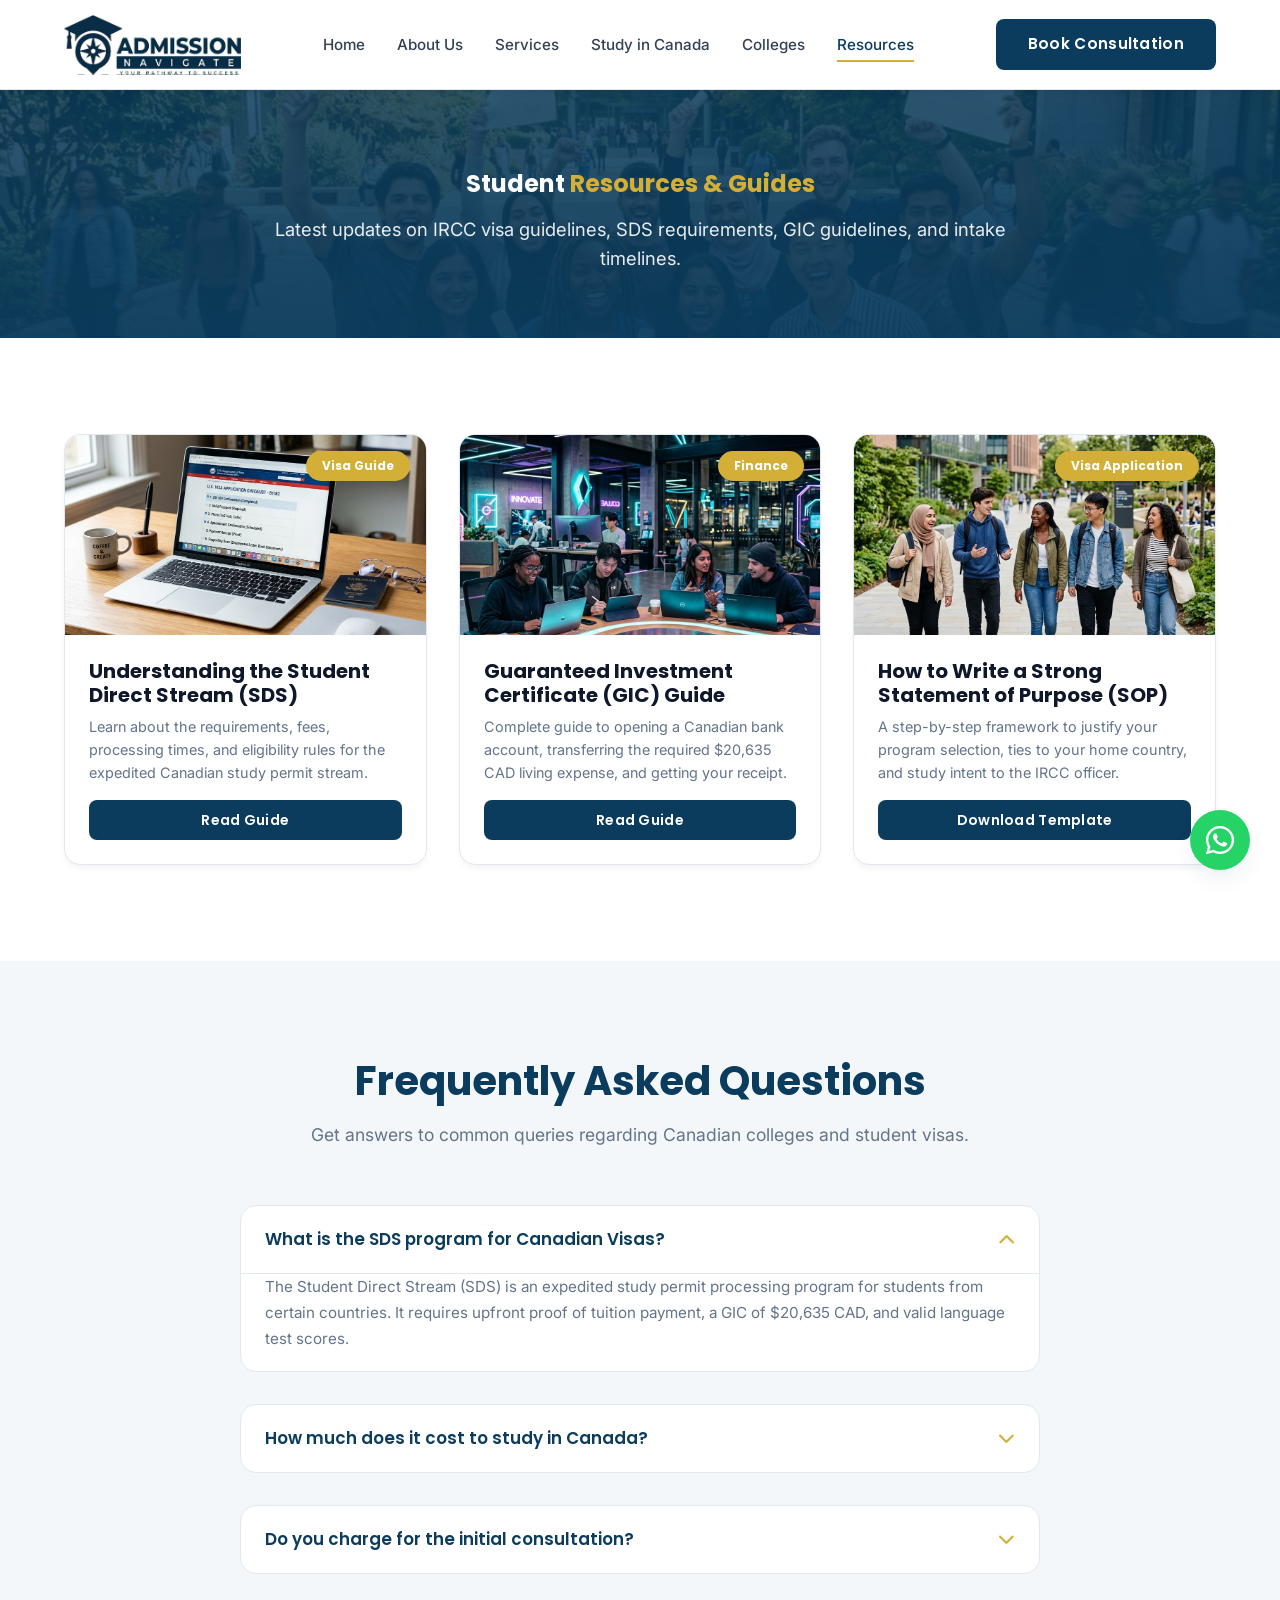
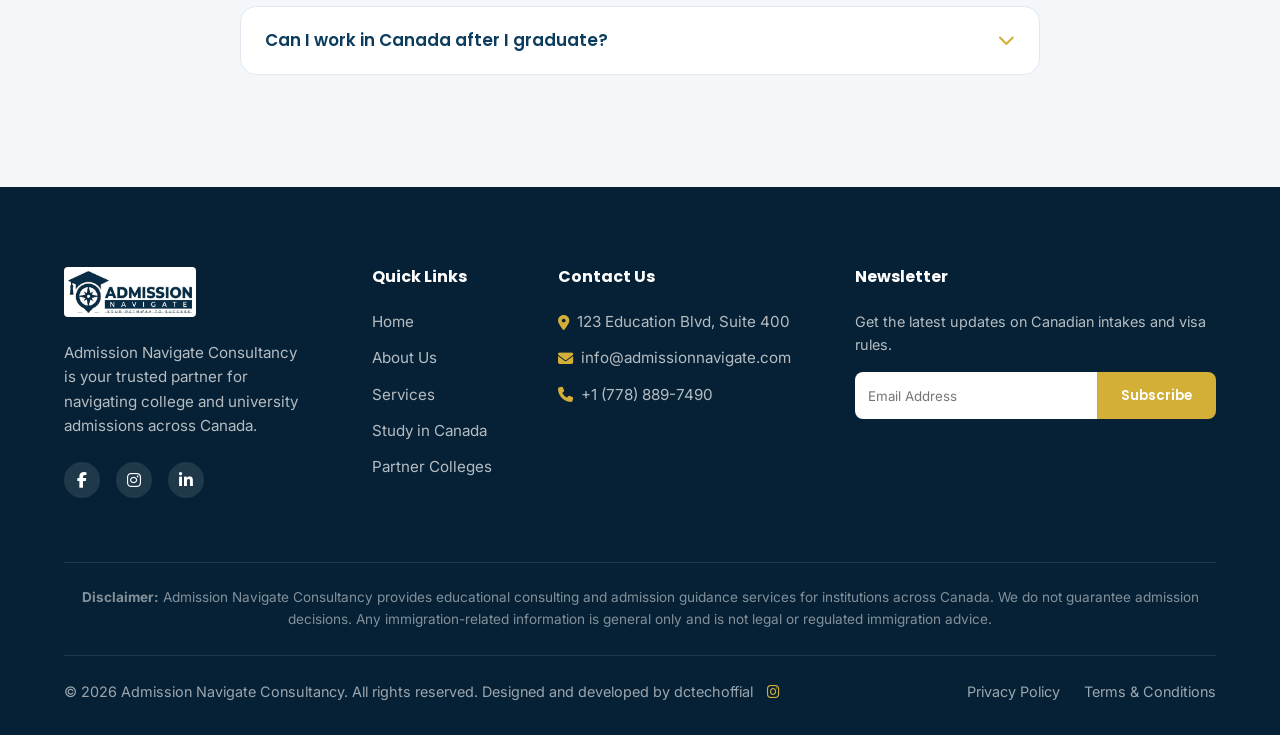
<file: blog.html>
<!DOCTYPE html>
<html lang="en">
<head>
  <meta charset="UTF-8">
  <meta name="viewport" content="width=device-width, initial-scale=1.0">
  <title>Resources & Visa Guides | Admission Navigate Consultancy</title>
  <meta name="description" content="Access free resources, SDS visa guides, GIC instructions, and intake timelines to plan your studies in Canada.">
  <link rel="stylesheet" href="https://cdnjs.cloudflare.com/ajax/libs/font-awesome/6.4.0/css/all.min.css">
  <link rel="stylesheet" href="styles.css">
</head>
<body>

  <!-- ════════ HEADER ════════ -->
  <header class="header">
    <div class="container header-wrap">
      <a href="index.html" class="logo">
        <img src="assets/logo.jpg" alt="Admission Navigate Consultancy">
      </a>
      
      <nav class="nav">
        <ul>
          <li><a href="index.html">Home</a></li>
          <li><a href="about.html">About Us</a></li>
          <li><a href="services.html">Services</a></li>
          <li><a href="study-canada.html">Study in Canada</a></li>
          <li><a href="colleges.html">Colleges</a></li>
          <li><a href="blog.html" class="active">Resources</a></li>
        </ul>
      </nav>
      
      <a href="book-consultation.html" class="btn btn-navy">Book Consultation</a>
      
      <button class="mobile-toggle" id="menuBtn">
        <i class="fas fa-bars"></i>
      </button>
    </div>
  </header>

  <!-- Mobile Menu -->
  <div class="mobile-menu" id="mobileMenu">
    <a href="index.html">Home</a>
    <a href="about.html">About Us</a>
    <a href="services.html">Services</a>
    <a href="study-canada.html">Study in Canada</a>
    <a href="colleges.html">Colleges</a>
    <a href="blog.html">Resources</a>
    <a href="book-consultation.html" class="btn btn-navy" style="text-align: center;">Book Consultation</a>
  </div>

  <!-- ════════ HERO ════════ -->
  <section class="hero" style="padding: 5rem 0 4rem; text-align: center;">
    <div class="container" style="max-width: 800px;">
      <h1>Student <span class="text-gold">Resources & Guides</span></h1>
      <p style="margin-top: 1rem; font-size: 1.15rem; color: rgba(255,255,255,0.9);">Latest updates on IRCC visa guidelines, SDS requirements, GIC guidelines, and intake timelines.</p>
    </div>
  </section>

  <!-- ════════ RESOURCES GRID ════════ -->
  <section class="section bg-white">
    <div class="container">
      <div class="colleges-grid">
        
        <!-- Guide 1 -->
        <div class="col-card">
          <div class="col-img">
            <span class="col-badge">Visa Guide</span>
            <img src="assets/blog_desk.png" alt="Visa Guide">
          </div>
          <div class="col-body" style="text-align: left;">
            <h4 style="margin-bottom: 0.5rem;">Understanding the Student Direct Stream (SDS)</h4>
            <p style="font-size: 0.9rem; color: var(--c-text-light); margin-bottom: 1rem;">Learn about the requirements, fees, processing times, and eligibility rules for the expedited Canadian study permit stream.</p>
            <a href="blog-sds-visa.html" class="btn btn-navy btn-sm btn-full" style="border-radius: var(--rad-sm);">Read Guide</a>
          </div>
        </div>

        <!-- Guide 2 -->
        <div class="col-card">
          <div class="col-img">
            <span class="col-badge">Finance</span>
            <img src="assets/v3_students_tech.png" alt="Finance Guide">
          </div>
          <div class="col-body" style="text-align: left;">
            <h4 style="margin-bottom: 0.5rem;">Guaranteed Investment Certificate (GIC) Guide</h4>
            <p style="font-size: 0.9rem; color: var(--c-text-light); margin-bottom: 1rem;">Complete guide to opening a Canadian bank account, transferring the required $20,635 CAD living expense, and getting your receipt.</p>
            <a href="blog-canada-permit.html" class="btn btn-navy btn-sm btn-full" style="border-radius: var(--rad-sm);">Read Guide</a>
          </div>
        </div>

        <!-- Guide 3 -->
        <div class="col-card">
          <div class="col-img">
            <span class="col-badge">Visa Application</span>
            <img src="assets/hero_student.png" alt="SOP Writing">
          </div>
          <div class="col-body" style="text-align: left;">
            <h4 style="margin-bottom: 0.5rem;">How to Write a Strong Statement of Purpose (SOP)</h4>
            <p style="font-size: 0.9rem; color: var(--c-text-light); margin-bottom: 1rem;">A step-by-step framework to justify your program selection, ties to your home country, and study intent to the IRCC officer.</p>
            <a href="#" onclick="alert('Guide is currently compiling. Download available shortly.'); return false;" class="btn btn-navy btn-sm btn-full" style="border-radius: var(--rad-sm);">Download Template</a>
          </div>
        </div>

      </div>
    </div>
  </section>

  <!-- ════════ FAQ SECTION ════════ -->
  <section class="section">
    <div class="container">
      <div class="sec-title">
        <h2>Frequently Asked Questions</h2>
        <p>Get answers to common queries regarding Canadian colleges and student visas.</p>
      </div>

      <div class="faq-box">
        <div class="faq-item open">
          <div class="faq-q">What is the SDS program for Canadian Visas? <i class="fas fa-chevron-down"></i></div>
          <div class="faq-a">The Student Direct Stream (SDS) is an expedited study permit processing program for students from certain countries. It requires upfront proof of tuition payment, a GIC of $20,635 CAD, and valid language test scores.</div>
        </div>
        <div class="faq-item">
          <div class="faq-q">How much does it cost to study in Canada? <i class="fas fa-chevron-down"></i></div>
          <div class="faq-a">Tuition fees vary significantly by program and institution, typically ranging from $15,000 to $35,000 CAD per year. You also need to demonstrate living expenses of approximately $20,635 CAD for your first year.</div>
        </div>
        <div class="faq-item">
          <div class="faq-q">Do you charge for the initial consultation? <i class="fas fa-chevron-down"></i></div>
          <div class="faq-a">No, our initial profile assessment and consultation is completely free of charge.</div>
        </div>
        <div class="faq-item">
          <div class="faq-q">Can I work in Canada after I graduate? <i class="fas fa-chevron-down"></i></div>
          <div class="faq-a">Yes, if you graduate from a designated learning institution (DLI) with an eligible program, you can apply for a Post-Graduation Work Permit (PGWP) valid for up to 3 years.</div>
        </div>
      </div>
    </div>
  </section>

  <!-- ════════ FOOTER ════════ -->
  <footer class="footer">
    <div class="container">
      <div class="foot-grid">
        <div class="foot-brand">
          <img src="assets/logo.jpg" alt="Admission Navigate Consultancy Logo">
          <p>Admission Navigate Consultancy is your trusted partner for navigating college and university admissions across Canada.</p>
          <div class="socials">
            <a href="#"><i class="fab fa-facebook-f"></i></a>
            <a href="#"><i class="fab fa-instagram"></i></a>
            <a href="#"><i class="fab fa-linkedin-in"></i></a>
          </div>
        </div>
        
        <div class="foot-col">
          <h4>Quick Links</h4>
          <ul>
            <li><a href="index.html">Home</a></li>
            <li><a href="about.html">About Us</a></li>
            <li><a href="services.html">Services</a></li>
            <li><a href="study-canada.html">Study in Canada</a></li>
            <li><a href="colleges.html">Partner Colleges</a></li>
          </ul>
        </div>
        
        <div class="foot-col">
          <h4>Contact Us</h4>
          <ul>
            <li><i class="fas fa-map-marker-alt"></i> 123 Education Blvd, Suite 400</li>
            <li><i class="fas fa-envelope"></i> info@admissionnavigate.com</li>
            <li><i class="fas fa-phone"></i> +1 (778) 889-7490</li>
          </ul>
        </div>
        
        <div class="foot-col">
          <h4>Newsletter</h4>
          <p style="font-size: 0.9rem; color: rgba(255,255,255,0.7); margin-bottom: 0;">Get the latest updates on Canadian intakes and visa rules.</p>
          <form class="nl-form" onsubmit="event.preventDefault(); alert('Subscribed!');">
            <input type="email" placeholder="Email Address" required>
            <button type="submit">Subscribe</button>
          </form>
        </div>
      </div>
      
      <div class="foot-disclaimer">
        <strong>Disclaimer:</strong> Admission Navigate Consultancy provides educational consulting and admission guidance services for institutions across Canada. We do not guarantee admission decisions. Any immigration-related information is general only and is not legal or regulated immigration advice.
      </div>
      
      <div class="foot-bottom">
        <div>&copy; <span id="year"></span> Admission Navigate Consultancy. All rights reserved. Designed and developed by dctechoffial <a href="https://www.instagram.com" target="_blank" style="margin-left:10px; color:var(--c-gold);"><i class="fab fa-instagram"></i></a></div>
        <div class="foot-links">
          <a href="#">Privacy Policy</a>
          <a href="#">Terms & Conditions</a>
        </div>
      </div>
    </div>
  </footer>

  <!-- WhatsApp Button -->
  <a href="https://wa.me/17788897490" target="_blank" class="wa-btn" title="Chat on WhatsApp">
    <i class="fab fa-whatsapp"></i>
  </a>

  <script>
    document.getElementById('year').textContent = new Date().getFullYear();
    const menuBtn = document.getElementById('menuBtn');
    const mobileMenu = document.getElementById('mobileMenu');
    menuBtn.addEventListener('click', () => mobileMenu.classList.toggle('active'));

    // FAQ Accordion
    const faqs = document.querySelectorAll('.faq-item');
    faqs.forEach(item => {
      item.querySelector('.faq-q').addEventListener('click', () => {
        faqs.forEach(other => { if (other !== item) other.classList.remove('open'); });
        item.classList.toggle('open');
      });
    });
  </script>
</body>
</html>
</file>
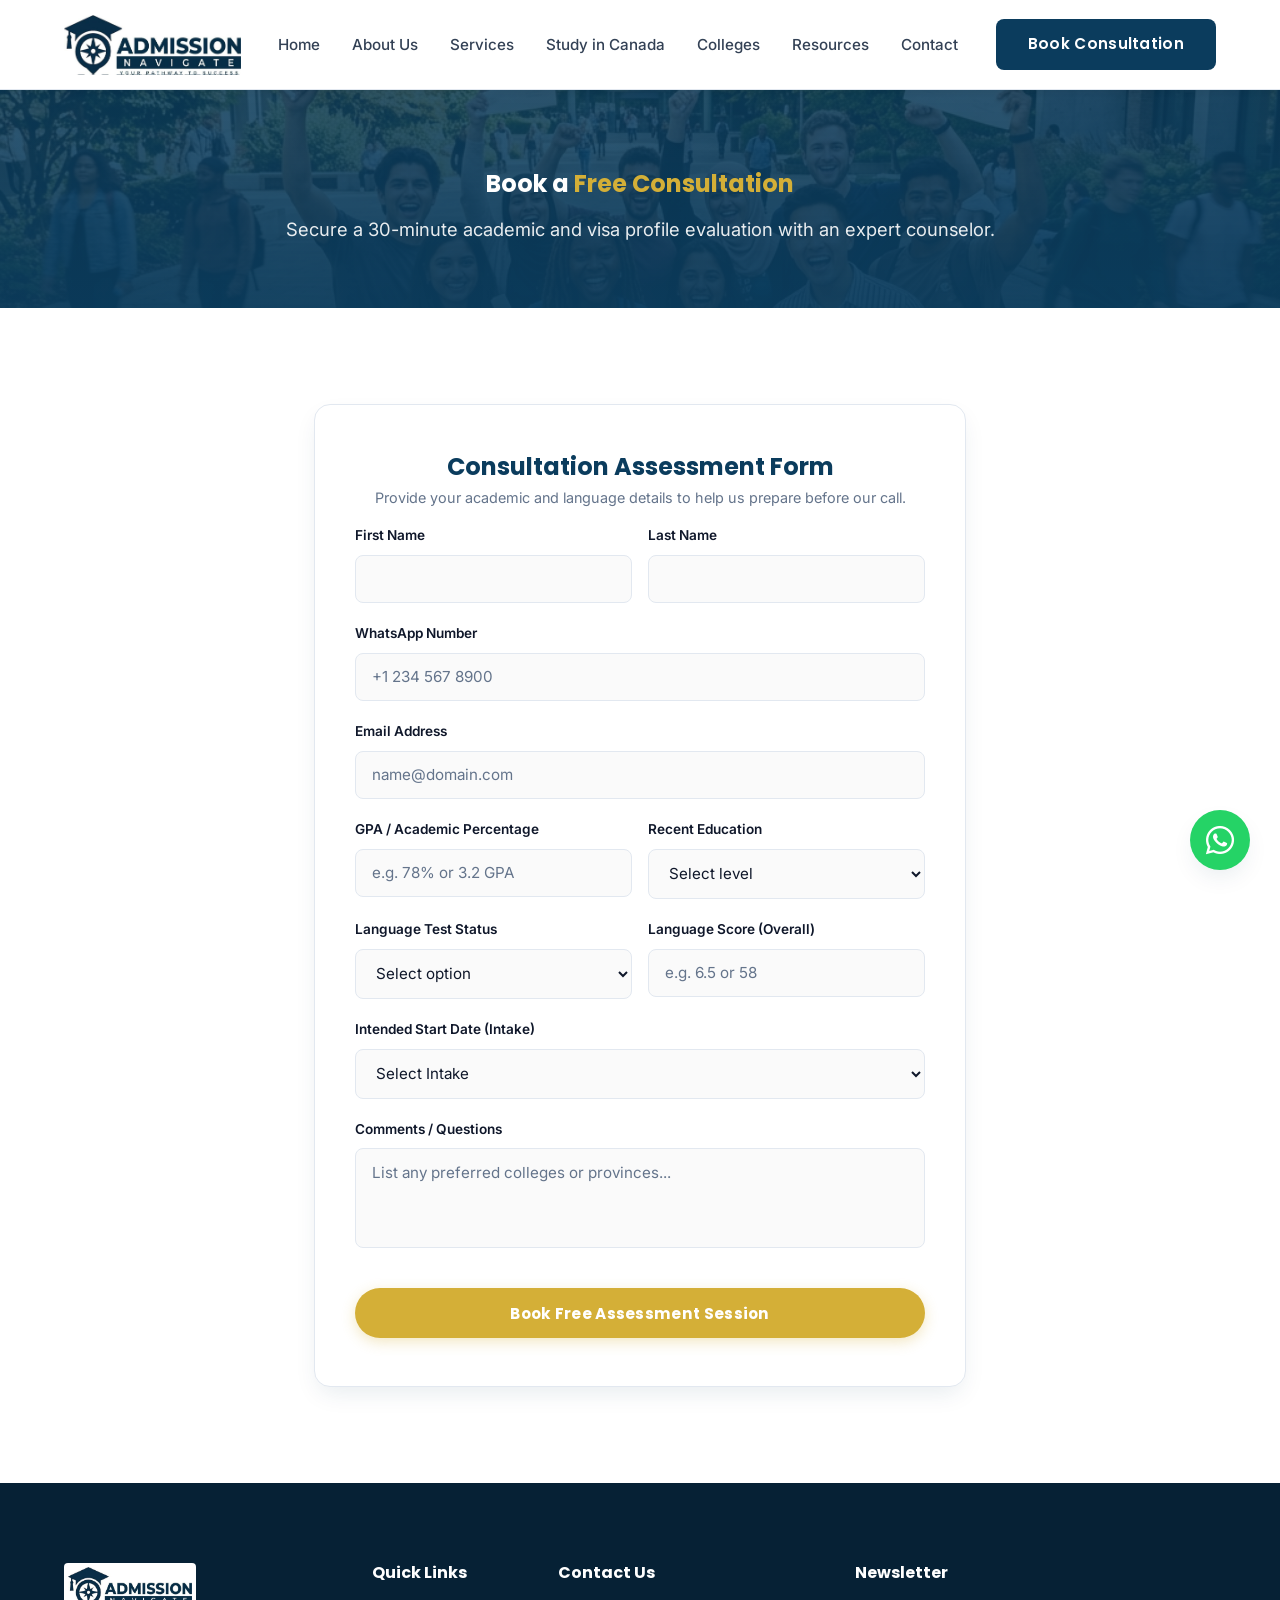
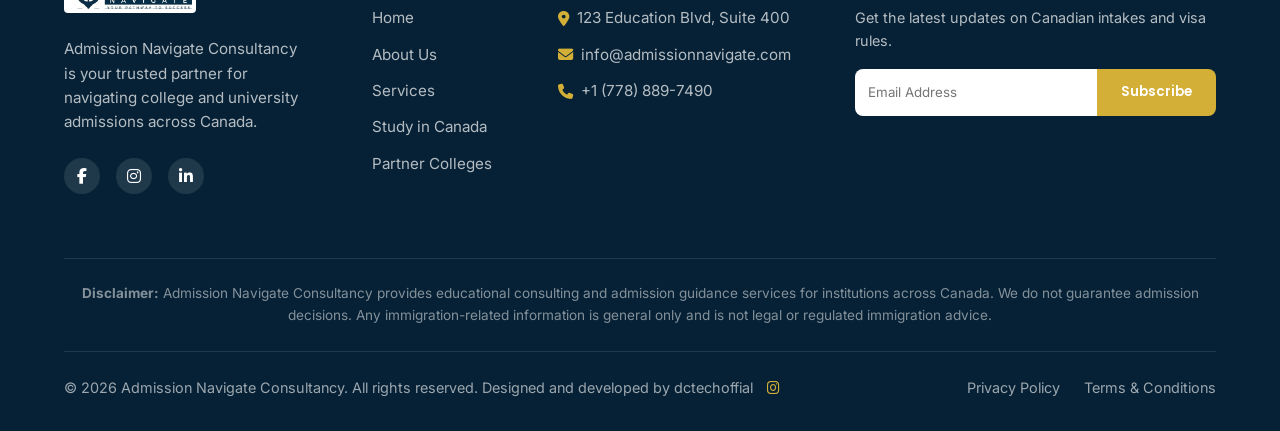
<file: book-consultation.html>
<!DOCTYPE html>
<html lang="en">
<head>
  <meta charset="UTF-8">
  <meta name="viewport" content="width=device-width, initial-scale=1.0">
  <title>Book a Free Consultation | Admission Navigate Consultancy</title>
  <meta name="description" content="Schedule a one-on-one session with our experienced education counselors to plan your studies and admissions in Canada.">
  <link rel="stylesheet" href="https://cdnjs.cloudflare.com/ajax/libs/font-awesome/6.4.0/css/all.min.css">
  <link rel="stylesheet" href="styles.css">
  <script src="https://www.google.com/recaptcha/api.js" async defer></script>
</head>
<body>

  <!-- ════════ HEADER ════════ -->
  <header class="header">
    <div class="container header-wrap">
      <a href="index.html" class="logo">
        <img src="assets/logo.jpg" alt="Admission Navigate Consultancy">
      </a>
      
      <nav class="nav">
        <ul>
          <li><a href="index.html">Home</a></li>
          <li><a href="about.html">About Us</a></li>
          <li><a href="services.html">Services</a></li>
          <li><a href="study-canada.html">Study in Canada</a></li>
          <li><a href="colleges.html">Colleges</a></li>
          <li><a href="blog.html">Resources</a></li>
          <li><a href="contact.html">Contact</a></li>
        </ul>
      </nav>
      
      <a href="book-consultation.html" class="btn btn-navy">Book Consultation</a>
      
      <button class="mobile-toggle" id="menuBtn">
        <i class="fas fa-bars"></i>
      </button>
    </div>
  </header>

  <!-- Mobile Menu -->
  <div class="mobile-menu" id="mobileMenu">
    <a href="index.html">Home</a>
    <a href="about.html">About Us</a>
    <a href="services.html">Services</a>
    <a href="study-canada.html">Study in Canada</a>
    <a href="colleges.html">Colleges</a>
    <a href="blog.html">Resources</a>
    <a href="book-consultation.html" class="btn btn-navy" style="text-align: center;">Book Consultation</a>
  </div>

  <!-- ════════ HERO ════════ -->
  <section class="hero" style="padding: 5rem 0 4rem; text-align: center;">
    <div class="container" style="max-width: 800px;">
      <h1>Book a <span class="text-gold">Free Consultation</span></h1>
      <p style="margin-top: 1rem; font-size: 1.15rem; color: rgba(255,255,255,0.9);">Secure a 30-minute academic and visa profile evaluation with an expert counselor.</p>
    </div>
  </section>

  <!-- ════════ CONSULTATION PAGE FORM ════════ -->
  <section class="section bg-white">
    <div class="container" style="max-width: 700px;">
      <div class="hero-form" style="box-shadow: var(--shadow-md); border: 1px solid var(--c-border); padding: 3rem 2.5rem;">
        <h3 style="color:var(--c-navy); margin-bottom: 0.25rem; text-align: center;">Consultation Assessment Form</h3>
        <p style="font-size: 0.9rem; color: var(--c-text-light); margin-bottom: 1rem; text-align: center;">Provide your academic and language details to help us prepare before our call.</p>
        
        <form onsubmit="event.preventDefault(); alert('Assessment submitted! Our counselor will reach out within 24 hours.'); window.location.href='index.html';">
          
          <div style="display: grid; grid-template-columns: 1fr 1fr; gap: 1rem; margin-bottom: 1.25rem;">
            <div class="form-group" style="margin-bottom: 0;">
              <label>First Name</label>
              <input type="text" class="form-control" required>
            </div>
            <div class="form-group" style="margin-bottom: 0;">
              <label>Last Name</label>
              <input type="text" class="form-control" required>
            </div>
          </div>

          <div class="form-group">
            <label>WhatsApp Number</label>
            <input type="tel" class="form-control" placeholder="+1 234 567 8900" required>
          </div>

          <div class="form-group">
            <label>Email Address</label>
            <input type="email" class="form-control" placeholder="name@domain.com" required>
          </div>

          <div style="display: grid; grid-template-columns: 1fr 1fr; gap: 1rem; margin-bottom: 1.25rem;">
            <div class="form-group" style="margin-bottom: 0;">
              <label>GPA / Academic Percentage</label>
              <input type="text" class="form-control" placeholder="e.g. 78% or 3.2 GPA" required>
            </div>
            <div class="form-group" style="margin-bottom: 0;">
              <label>Recent Education</label>
              <select class="form-control" required>
                <option value="" disabled selected>Select level</option>
                <option value="highschool">High School (Grade 12)</option>
                <option value="diploma">3-Year College Diploma</option>
                <option value="bachelors">Bachelor's Degree</option>
                <option value="masters">Master's Degree</option>
              </select>
            </div>
          </div>

          <div style="display: grid; grid-template-columns: 1fr 1fr; gap: 1rem; margin-bottom: 1.25rem;">
            <div class="form-group" style="margin-bottom: 0;">
              <label>Language Test Status</label>
              <select class="form-control" required>
                <option value="" disabled selected>Select option</option>
                <option value="ielts">IELTS Academic</option>
                <option value="pte">PTE Academic</option>
                <option value="toefl">TOEFL</option>
                <option value="duolingo">Duolingo</option>
                <option value="not_taken">Not Taken Yet</option>
              </select>
            </div>
            <div class="form-group" style="margin-bottom: 0;">
              <label>Language Score (Overall)</label>
              <input type="text" class="form-control" placeholder="e.g. 6.5 or 58">
            </div>
          </div>

          <div class="form-group">
            <label>Intended Start Date (Intake)</label>
            <select class="form-control" required>
              <option value="" disabled selected>Select Intake</option>
              <option value="sep_2026">September 2026</option>
              <option value="jan_2027">January 2027</option>
              <option value="may_2027">May 2027</option>
            </select>
          </div>

          <div class="form-group" style="margin-bottom: 2rem;">
            <label>Comments / Questions</label>
            <textarea class="form-control" style="height: 100px; resize: none;" placeholder="List any preferred colleges or provinces..."></textarea>
          </div>

          <div class="form-group" style="margin-bottom: 2rem;">
            <div class="g-recaptcha" data-sitekey="6LceWYcaAAAAADo-k7s3bS-N7qLpM0F6X_X7w2p0" style="transform:scale(0.85); transform-origin:0 0;"></div>
          </div>

          <button type="submit" class="btn btn-gold btn-full">Book Free Assessment Session</button>
        </form>
      </div>
    </div>
  </section>

  <!-- ════════ FOOTER ════════ -->
  <footer class="footer">
    <div class="container">
      <div class="foot-grid">
        <div class="foot-brand">
          <img src="assets/logo.jpg" alt="Admission Navigate Consultancy Logo">
          <p>Admission Navigate Consultancy is your trusted partner for navigating college and university admissions across Canada.</p>
          <div class="socials">
            <a href="#"><i class="fab fa-facebook-f"></i></a>
            <a href="#"><i class="fab fa-instagram"></i></a>
            <a href="#"><i class="fab fa-linkedin-in"></i></a>
          </div>
        </div>
        
        <div class="foot-col">
          <h4>Quick Links</h4>
          <ul>
            <li><a href="index.html">Home</a></li>
            <li><a href="about.html">About Us</a></li>
            <li><a href="services.html">Services</a></li>
            <li><a href="study-canada.html">Study in Canada</a></li>
            <li><a href="colleges.html">Partner Colleges</a></li>
          </ul>
        </div>
        
        <div class="foot-col">
          <h4>Contact Us</h4>
          <ul>
            <li><i class="fas fa-map-marker-alt"></i> 123 Education Blvd, Suite 400</li>
            <li><i class="fas fa-envelope"></i> info@admissionnavigate.com</li>
            <li><i class="fas fa-phone"></i> +1 (778) 889-7490</li>
          </ul>
        </div>
        
        <div class="foot-col">
          <h4>Newsletter</h4>
          <p style="font-size: 0.9rem; color: rgba(255,255,255,0.7); margin-bottom: 0;">Get the latest updates on Canadian intakes and visa rules.</p>
          <form class="nl-form" onsubmit="event.preventDefault(); alert('Subscribed!');">
            <input type="email" placeholder="Email Address" required>
            <button type="submit">Subscribe</button>
          </form>
        </div>
      </div>
      
      <div class="foot-disclaimer">
        <strong>Disclaimer:</strong> Admission Navigate Consultancy provides educational consulting and admission guidance services for institutions across Canada. We do not guarantee admission decisions. Any immigration-related information is general only and is not legal or regulated immigration advice.
      </div>
      
      <div class="foot-bottom">
        <div>&copy; <span id="year"></span> Admission Navigate Consultancy. All rights reserved. Designed and developed by dctechoffial <a href="https://www.instagram.com" target="_blank" style="margin-left:10px; color:var(--c-gold);"><i class="fab fa-instagram"></i></a></div>
        <div class="foot-links">
          <a href="#">Privacy Policy</a>
          <a href="#">Terms & Conditions</a>
        </div>
      </div>
    </div>
  </footer>

  <!-- WhatsApp Button -->
  <a href="https://wa.me/15551234567" target="_blank" class="wa-btn" title="Chat on WhatsApp">
    <i class="fab fa-whatsapp"></i>
  </a>

  <script>
    document.getElementById('year').textContent = new Date().getFullYear();
    const menuBtn = document.getElementById('menuBtn');
    const mobileMenu = document.getElementById('mobileMenu');
    menuBtn.addEventListener('click', () => mobileMenu.classList.toggle('active'));
  </script>
</body>
</html>
</file>
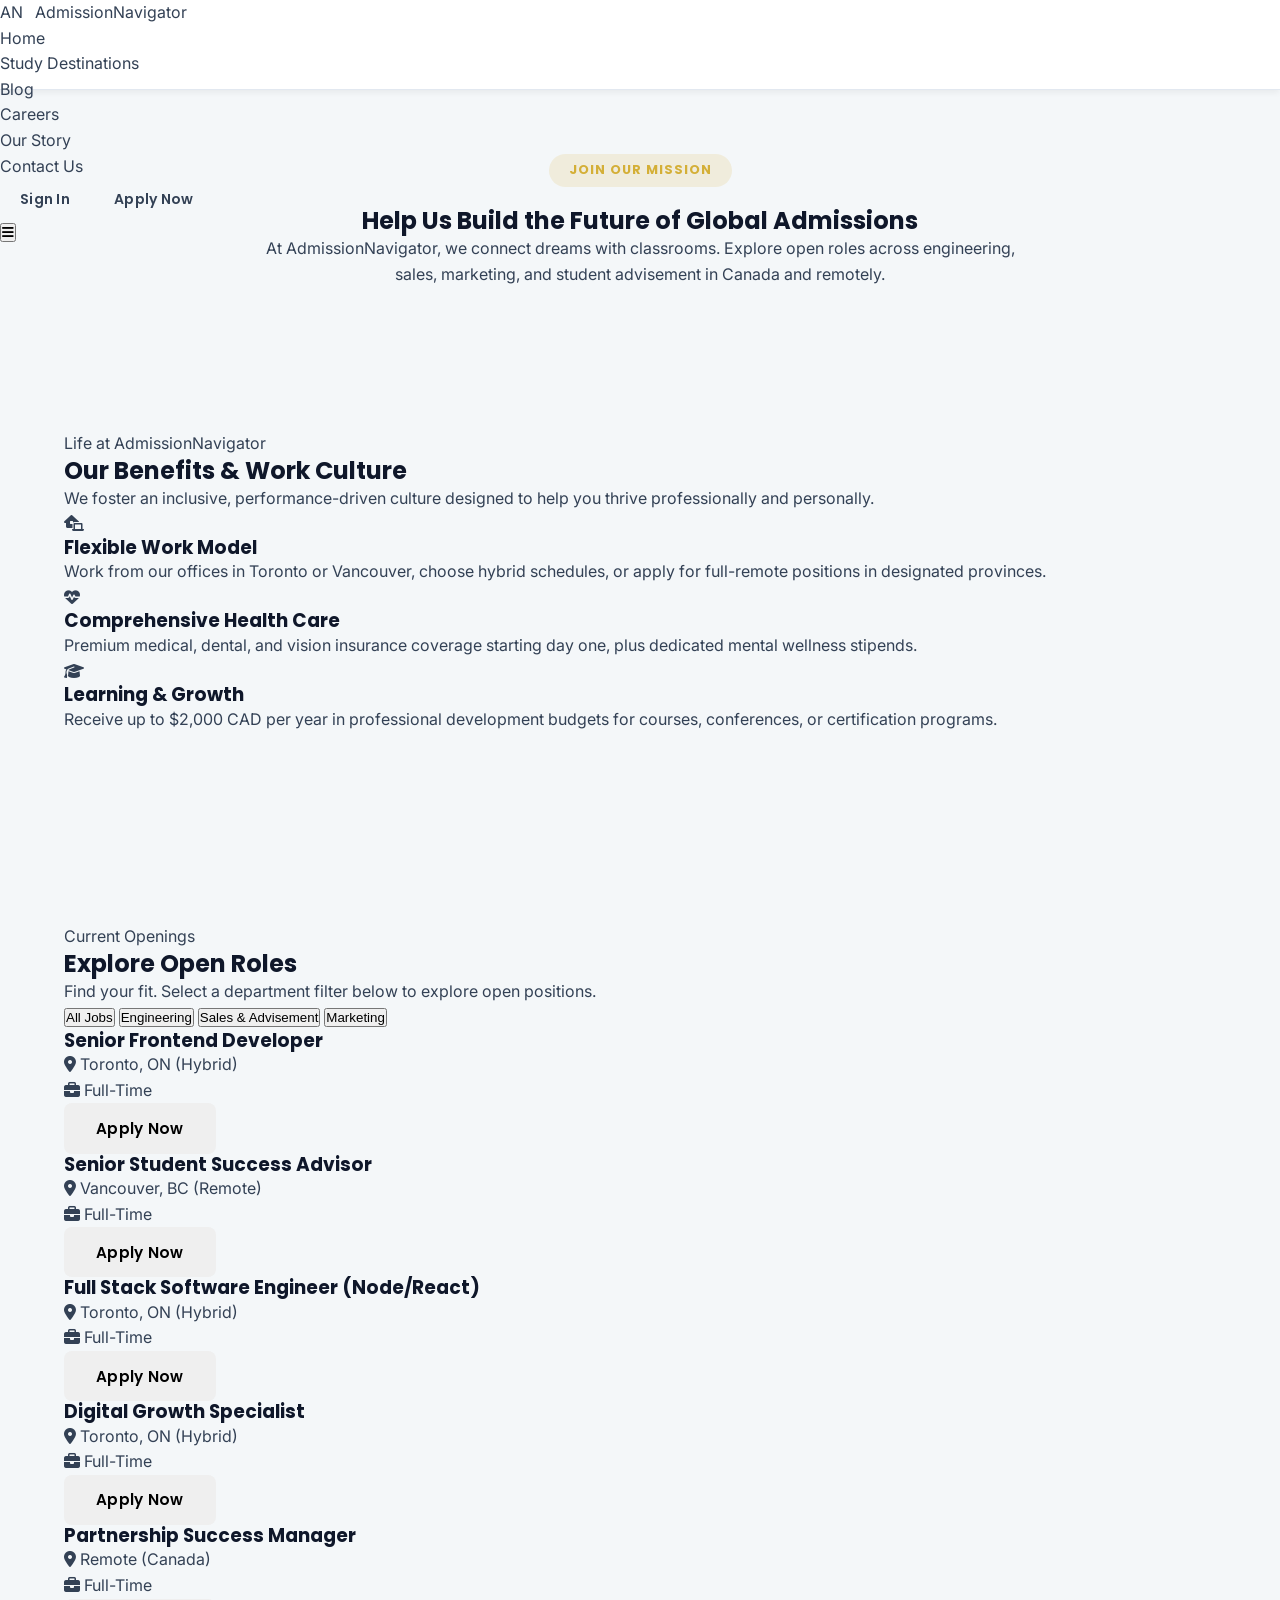
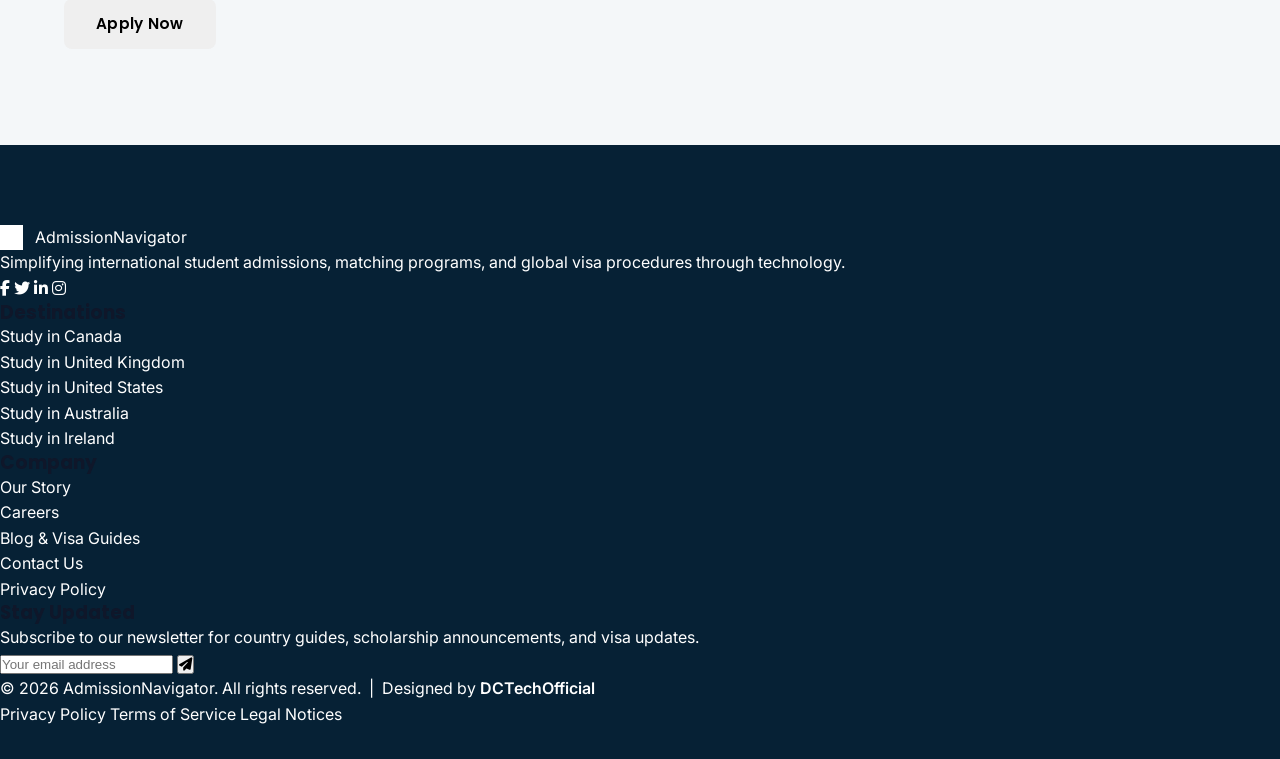
<file: careers.html>
<!DOCTYPE html>
<html lang="en">
<head>
    <meta charset="UTF-8">
    <meta name="viewport" content="width=device-width, initial-scale=1.0">
    <title>Careers at AdmissionNavigator - Join Our Team</title>
    <!-- FontAwesome Icon CDN -->
    <link rel="stylesheet" href="https://cdnjs.cloudflare.com/ajax/libs/font-awesome/6.4.0/css/all.min.css">
    <link rel="stylesheet" href="styles.css">
</head>
<body>

    <!-- Header Navigation -->
    <header class="header">
        <div class="nav-container">
            <a href="index.html" class="logo" id="headerLogo">
                <div class="logo-icon">AN</div>
                <span>AdmissionNavigator</span>
            </a>
            
            <nav class="nav-bar">
                <ul class="nav-menu">
                    <li><a href="index.html" class="nav-link">Home</a></li>
                    <li><a href="destinations.html" class="nav-link">Study Destinations</a></li>
                    <li><a href="blog.html" class="nav-link">Blog</a></li>
                    <li><a href="careers.html" class="nav-link">Careers</a></li>
                    <li><a href="story.html" class="nav-link">Our Story</a></li>
                    <li><a href="contact.html" class="nav-link">Contact Us</a></li>
                </ul>
            </nav>
            
            <div class="nav-actions">
                <a href="login.html" class="btn btn-secondary btn-sm">Sign In</a>
                <a href="register.html" class="btn btn-accent btn-sm">Apply Now</a>
            </div>
            
            <button class="menu-toggle" aria-label="Toggle menu">
                <i class="fas fa-bars"></i>
            </button>
        </div>
    </header>

    <!-- Careers Hero -->
    <section class="destinations-hero" style="background: linear-gradient(to bottom, #FFF7ED, var(--bg-page));">
        <div class="container max-w-800">
            <span class="section-tag">Join Our Mission</span>
            <h1>Help Us Build the Future of Global Admissions</h1>
            <p class="section-desc" style="margin-bottom: 0;">At AdmissionNavigator, we connect dreams with classrooms. Explore open roles across engineering, sales, marketing, and student advisement in Canada and remotely.</p>
        </div>
    </section>

    <!-- Cultural Perks Section -->
    <section class="section">
        <div class="container">
            <div class="text-center max-w-600">
                <span class="section-tag">Life at AdmissionNavigator</span>
                <h2 class="section-title">Our Benefits & Work Culture</h2>
                <p class="section-desc">We foster an inclusive, performance-driven culture designed to help you thrive professionally and personally.</p>
            </div>
            
            <div class="perks-grid">
                <div class="perk-card">
                    <div class="perk-icon"><i class="fas fa-laptop-house"></i></div>
                    <h3>Flexible Work Model</h3>
                    <p>Work from our offices in Toronto or Vancouver, choose hybrid schedules, or apply for full-remote positions in designated provinces.</p>
                </div>
                
                <div class="perk-card">
                    <div class="perk-icon"><i class="fas fa-heartbeat"></i></div>
                    <h3>Comprehensive Health Care</h3>
                    <p>Premium medical, dental, and vision insurance coverage starting day one, plus dedicated mental wellness stipends.</p>
                </div>
                
                <div class="perk-card">
                    <div class="perk-icon"><i class="fas fa-graduation-cap"></i></div>
                    <h3>Learning & Growth</h3>
                    <p>Receive up to $2,000 CAD per year in professional development budgets for courses, conferences, or certification programs.</p>
                </div>
            </div>
        </div>
    </section>

    <!-- Open Positions Section -->
    <section class="section section-alt">
        <div class="container">
            <div class="text-center max-w-600">
                <span class="section-tag">Current Openings</span>
                <h2 class="section-title">Explore Open Roles</h2>
                <p class="section-desc">Find your fit. Select a department filter below to explore open positions.</p>
            </div>
            
            <div class="jobs-filter-bar" id="jobFilterBar">
                <button class="filter-btn active" data-filter="all">All Jobs</button>
                <button class="filter-btn" data-filter="engineering">Engineering</button>
                <button class="filter-btn" data-filter="sales">Sales & Advisement</button>
                <button class="filter-btn" data-filter="marketing">Marketing</button>
            </div>
            
            <div class="jobs-list" id="jobsListContainer">
                
                <!-- Job 1 -->
                <div class="job-row" data-category="engineering">
                    <div class="job-info">
                        <h3>Senior Frontend Developer</h3>
                        <div class="job-meta-tags">
                            <div class="job-tag"><i class="fas fa-map-marker-alt"></i> Toronto, ON (Hybrid)</div>
                            <div class="job-tag"><i class="fas fa-briefcase"></i> Full-Time</div>
                        </div>
                    </div>
                    <button class="btn btn-primary" onclick="alert('Thank you for your interest! The job application portal is currently simulated. Please contact careers@admissionnavigator.com.')">Apply Now</button>
                </div>

                <!-- Job 2 -->
                <div class="job-row" data-category="sales">
                    <div class="job-info">
                        <h3>Senior Student Success Advisor</h3>
                        <div class="job-meta-tags">
                            <div class="job-tag"><i class="fas fa-map-marker-alt"></i> Vancouver, BC (Remote)</div>
                            <div class="job-tag"><i class="fas fa-briefcase"></i> Full-Time</div>
                        </div>
                    </div>
                    <button class="btn btn-primary" onclick="alert('Thank you for your interest! The job application portal is currently simulated. Please contact careers@admissionnavigator.com.')">Apply Now</button>
                </div>

                <!-- Job 3 -->
                <div class="job-row" data-category="engineering">
                    <div class="job-info">
                        <h3>Full Stack Software Engineer (Node/React)</h3>
                        <div class="job-meta-tags">
                            <div class="job-tag"><i class="fas fa-map-marker-alt"></i> Toronto, ON (Hybrid)</div>
                            <div class="job-tag"><i class="fas fa-briefcase"></i> Full-Time</div>
                        </div>
                    </div>
                    <button class="btn btn-primary" onclick="alert('Thank you for your interest! The job application portal is currently simulated. Please contact careers@admissionnavigator.com.')">Apply Now</button>
                </div>

                <!-- Job 4 -->
                <div class="job-row" data-category="marketing">
                    <div class="job-info">
                        <h3>Digital Growth Specialist</h3>
                        <div class="job-meta-tags">
                            <div class="job-tag"><i class="fas fa-map-marker-alt"></i> Toronto, ON (Hybrid)</div>
                            <div class="job-tag"><i class="fas fa-briefcase"></i> Full-Time</div>
                        </div>
                    </div>
                    <button class="btn btn-primary" onclick="alert('Thank you for your interest! The job application portal is currently simulated. Please contact careers@admissionnavigator.com.')">Apply Now</button>
                </div>

                <!-- Job 5 -->
                <div class="job-row" data-category="sales">
                    <div class="job-info">
                        <h3>Partnership Success Manager</h3>
                        <div class="job-meta-tags">
                            <div class="job-tag"><i class="fas fa-map-marker-alt"></i> Remote (Canada)</div>
                            <div class="job-tag"><i class="fas fa-briefcase"></i> Full-Time</div>
                        </div>
                    </div>
                    <button class="btn btn-primary" onclick="alert('Thank you for your interest! The job application portal is currently simulated. Please contact careers@admissionnavigator.com.')">Apply Now</button>
                </div>
                
            </div>
        </div>
    </section>

    <!-- Footer -->
    <footer class="footer">
        <div class="footer-container">
            <div class="footer-brand">
                <a href="index.html" class="logo">
                    <div class="logo-icon" style="background: white; color: var(--primary);">AN</div>
                    <span style="color: white;">AdmissionNavigator</span>
                </a>
                <p>Simplifying international student admissions, matching programs, and global visa procedures through technology.</p>
                <div class="footer-socials">
                    <a href="#" class="social-icon" aria-label="Facebook"><i class="fab fa-facebook-f"></i></a>
                    <a href="#" class="social-icon" aria-label="Twitter"><i class="fab fa-twitter"></i></a>
                    <a href="#" class="social-icon" aria-label="LinkedIn"><i class="fab fa-linkedin-in"></i></a>
                    <a href="#" class="social-icon" aria-label="Instagram"><i class="fab fa-instagram"></i></a>
                </div>
            </div>
            
            <div>
                <h3 class="footer-title">Destinations</h3>
                <ul class="footer-links">
                    <li><a href="destinations.html">Study in Canada</a></li>
                    <li><a href="destinations.html">Study in United Kingdom</a></li>
                    <li><a href="destinations.html">Study in United States</a></li>
                    <li><a href="destinations.html">Study in Australia</a></li>
                    <li><a href="destinations.html">Study in Ireland</a></li>
                </ul>
            </div>
            
            <div>
                <h3 class="footer-title">Company</h3>
                <ul class="footer-links">
                    <li><a href="story.html">Our Story</a></li>
                    <li><a href="careers.html">Careers</a></li>
                    <li><a href="blog.html">Blog & Visa Guides</a></li>
                    <li><a href="contact.html">Contact Us</a></li>
                    <li><a href="privacy.html">Privacy Policy</a></li>
                </ul>
            </div>
            
            <div class="footer-newsletter">
                <h3 class="footer-title">Stay Updated</h3>
                <p>Subscribe to our newsletter for country guides, scholarship announcements, and visa updates.</p>
                <form class="newsletter-form">
                    <input type="email" placeholder="Your email address" class="newsletter-input" required aria-label="Newsletter email address">
                    <button type="submit" class="newsletter-btn" aria-label="Subscribe"><i class="fas fa-paper-plane"></i></button>
                </form>
            </div>
        </div>
        
        <div class="footer-bottom">
            <p>&copy; <span id="footerYear"></span> AdmissionNavigator. All rights reserved. &nbsp;|&nbsp; Designed by <a href="#" style="color: var(--accent); opacity:1; font-weight:600;">DCTechOfficial</a></p>
            <div class="footer-bottom-links">
                <a href="privacy.html">Privacy Policy</a>
                <a href="legal.html">Terms of Service</a>
                <a href="legal.html">Legal Notices</a>
            </div>
        </div>
    </footer>

    <!-- Job Filter Specific Script -->
    <script>
        document.addEventListener('DOMContentLoaded', () => {
            const filterBtns = document.querySelectorAll('#jobFilterBar .filter-btn');
            const jobRows = document.querySelectorAll('#jobsListContainer .job-row');
            
            filterBtns.forEach(btn => {
                btn.addEventListener('click', () => {
                    filterBtns.forEach(b => b.classList.remove('active'));
                    btn.classList.add('active');
                    
                    const filter = btn.getAttribute('data-filter');
                    
                    jobRows.forEach(row => {
                        const cat = row.getAttribute('data-category');
                        if (filter === 'all' || cat === filter) {
                            row.style.display = 'flex';
                        } else {
                            row.style.display = 'none';
                        }
                    });
                });
            });
        });
    </script>
    <script src="main.js"></script>
</body>
</html>
</file>
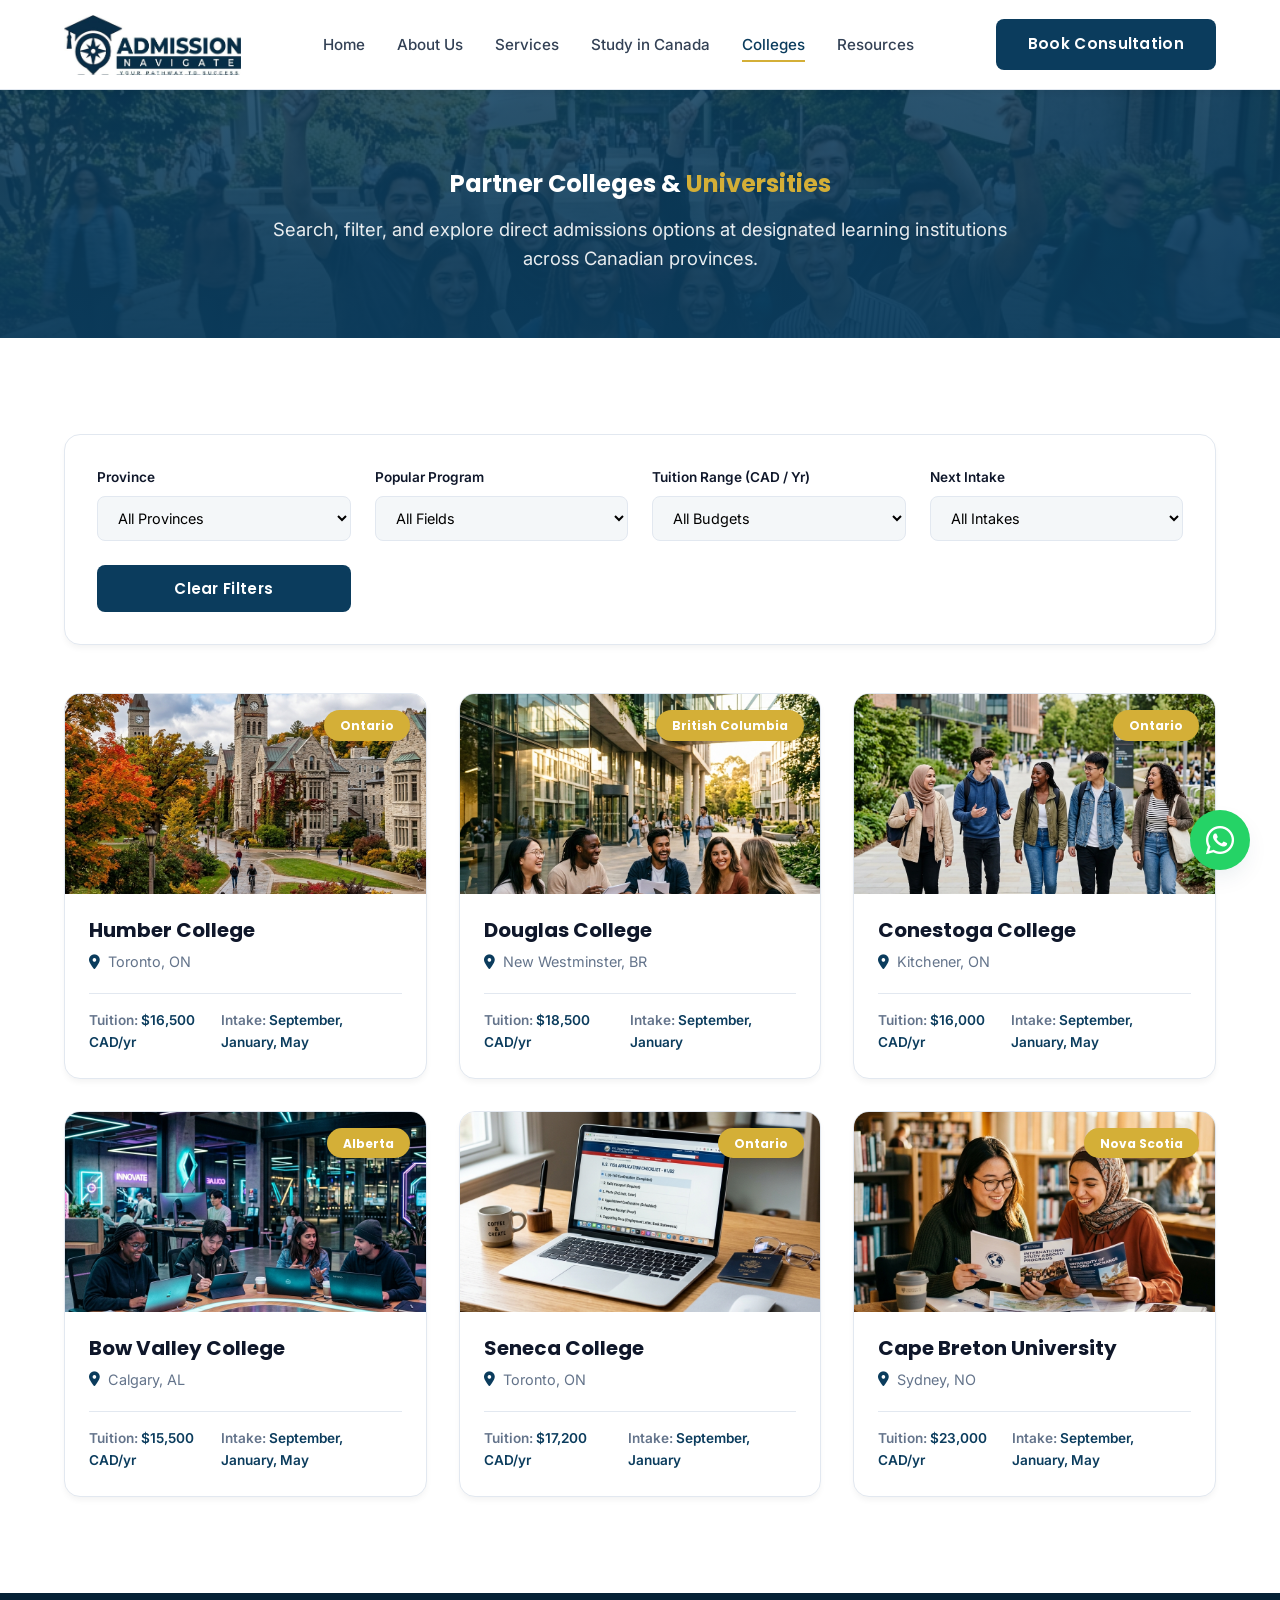
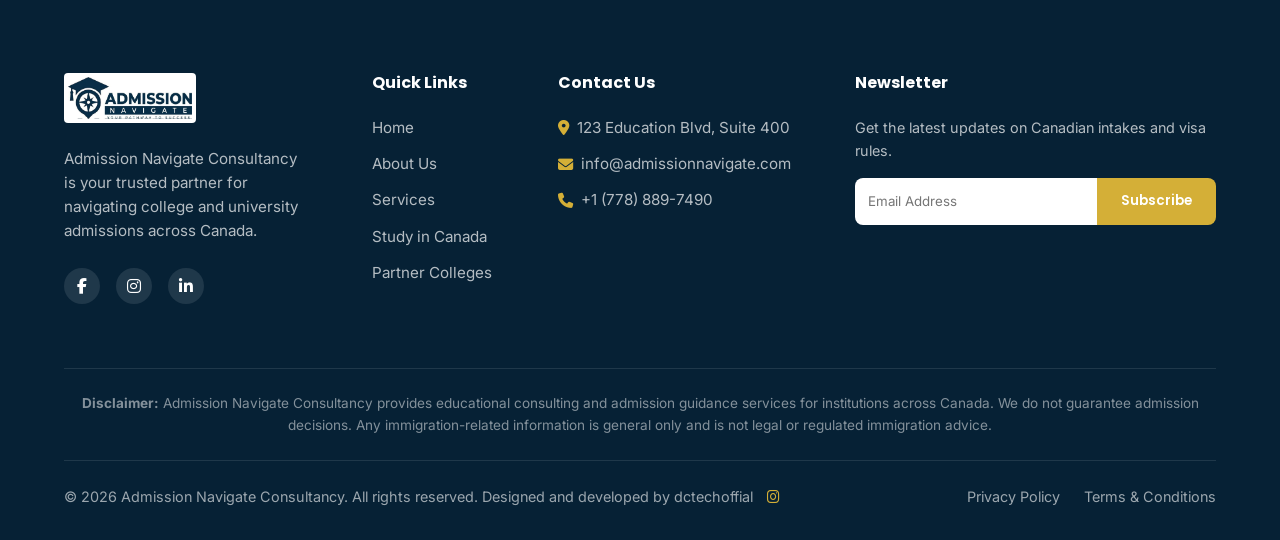
<file: colleges.html>
<!DOCTYPE html>
<html lang="en">
<head>
  <meta charset="UTF-8">
  <meta name="viewport" content="width=device-width, initial-scale=1.0">
  <title>Partner Colleges in Canada | Admission Navigate Consultancy</title>
  <meta name="description" content="Search and filter through our partner colleges and universities in Canada by province, program intake, tuition, and study area.">
  <link rel="stylesheet" href="https://cdnjs.cloudflare.com/ajax/libs/font-awesome/6.4.0/css/all.min.css">
  <link rel="stylesheet" href="styles.css">
  <style>
    /* Custom layout additions for interactive filtering */
    .filter-bar {
      background: var(--c-white);
      padding: 2rem;
      border-radius: var(--rad-md);
      box-shadow: var(--shadow-sm);
      border: 1px solid var(--c-border);
      margin-bottom: 3rem;
      display: grid;
      grid-template-columns: repeat(auto-fit, minmax(200px, 1fr));
      gap: 1.5rem;
      align-items: end;
    }
    .filter-group {
      display: flex;
      flex-direction: column;
      gap: 0.5rem;
    }
    .filter-group label {
      font-size: 0.85rem;
      font-weight: 600;
      color: var(--c-text-dark);
    }
    .filter-input {
      padding: 0.75rem 1rem;
      border: 1px solid var(--c-border);
      border-radius: var(--rad-sm);
      background: var(--c-bg);
      font-family: var(--font-body);
      font-size: 0.9rem;
      outline: none;
      width: 100%;
      cursor: pointer;
    }
    .filter-input:focus {
      border-color: var(--c-navy);
      background: var(--c-white);
    }
    
    /* College Profile Modal */
    .modal-overlay {
      position: fixed;
      inset: 0;
      background: rgba(11, 60, 93, 0.6);
      backdrop-filter: blur(4px);
      z-index: 2000;
      display: none;
      align-items: center;
      justify-content: center;
      padding: 2rem;
    }
    .modal-overlay.active {
      display: flex;
    }
    .modal-content {
      background: var(--c-white);
      max-width: 600px;
      width: 100%;
      border-radius: var(--rad-md);
      box-shadow: var(--shadow-lg);
      overflow: hidden;
      border: 1px solid var(--c-border);
      animation: modalFade 0.3s ease;
    }
    @keyframes modalFade {
      from { opacity: 0; transform: translateY(20px); }
      to { opacity: 1; transform: translateY(0); }
    }
    .modal-hdr {
      background: var(--c-navy);
      color: var(--c-white);
      padding: 1.5rem 2rem;
      display: flex;
      justify-content: space-between;
      align-items: center;
    }
    .modal-hdr h3 {
      color: var(--c-white);
      font-size: 1.5rem;
    }
    .modal-close {
      background: none;
      border: none;
      color: var(--c-white);
      font-size: 1.5rem;
      cursor: pointer;
    }
    .modal-body {
      padding: 2rem;
    }
    .modal-body table {
      width: 100%;
      border-collapse: collapse;
      margin-bottom: 1.5rem;
    }
    .modal-body td {
      padding: 0.75rem 0;
      border-bottom: 1px solid var(--c-border);
    }
    .modal-body td:first-child {
      font-weight: 700;
      color: var(--c-navy);
      width: 40%;
    }
  </style>
</head>
<body>

  <!-- ════════ HEADER ════════ -->
  <header class="header">
    <div class="container header-wrap">
      <a href="index.html" class="logo">
        <img src="assets/logo.jpg" alt="Admission Navigate Consultancy">
      </a>
      
      <nav class="nav">
        <ul>
          <li><a href="index.html">Home</a></li>
          <li><a href="about.html">About Us</a></li>
          <li><a href="services.html">Services</a></li>
          <li><a href="study-canada.html">Study in Canada</a></li>
          <li><a href="colleges.html" class="active">Colleges</a></li>
          <li><a href="blog.html">Resources</a></li>
        </ul>
      </nav>
      
      <a href="book-consultation.html" class="btn btn-navy">Book Consultation</a>
      
      <button class="mobile-toggle" id="menuBtn">
        <i class="fas fa-bars"></i>
      </button>
    </div>
  </header>

  <!-- Mobile Menu -->
  <div class="mobile-menu" id="mobileMenu">
    <a href="index.html">Home</a>
    <a href="about.html">About Us</a>
    <a href="services.html">Services</a>
    <a href="study-canada.html">Study in Canada</a>
    <a href="colleges.html">Colleges</a>
    <a href="blog.html">Resources</a>
    <a href="book-consultation.html" class="btn btn-navy" style="text-align: center;">Book Consultation</a>
  </div>

  <!-- ════════ HERO ════════ -->
  <section class="hero" style="padding: 5rem 0 4rem; text-align: center;">
    <div class="container" style="max-width: 800px;">
      <h1>Partner Colleges & <span class="text-gold">Universities</span></h1>
      <p style="margin-top: 1rem; font-size: 1.15rem; color: rgba(255,255,255,0.9);">Search, filter, and explore direct admissions options at designated learning institutions across Canadian provinces.</p>
    </div>
  </section>

  <!-- ════════ FILTER & GRID ════════ -->
  <section class="section bg-white">
    <div class="container">
      
      <!-- Filter Bar -->
      <div class="filter-bar">
        <div class="filter-group">
          <label for="provinceOpt">Province</label>
          <select id="provinceOpt" class="filter-input">
            <option value="all">All Provinces</option>
            <option value="Ontario">Ontario (ON)</option>
            <option value="British Columbia">British Columbia (BC)</option>
            <option value="Alberta">Alberta (AB)</option>
            <option value="Nova Scotia">Nova Scotia (NS)</option>
          </select>
        </div>
        <div class="filter-group">
          <label for="programOpt">Popular Program</label>
          <select id="programOpt" class="filter-input">
            <option value="all">All Fields</option>
            <option value="Technology">IT & Tech</option>
            <option value="Business">Business & Management</option>
            <option value="Engineering">Engineering</option>
            <option value="Healthcare">Healthcare</option>
          </select>
        </div>
        <div class="filter-group">
          <label for="tuitionOpt">Tuition Range (CAD / Yr)</label>
          <select id="tuitionOpt" class="filter-input">
            <option value="all">All Budgets</option>
            <option value="low">Under $17,000</option>
            <option value="mid">$17,000 - $22,000</option>
            <option value="high">Over $22,000</option>
          </select>
        </div>
        <div class="filter-group">
          <label for="intakeOpt">Next Intake</label>
          <select id="intakeOpt" class="filter-input">
            <option value="all">All Intakes</option>
            <option value="September">September</option>
            <option value="January">January</option>
            <option value="May">May</option>
          </select>
        </div>
        <button id="resetFilters" class="btn btn-navy" style="padding: 0.75rem 1.5rem;">Clear Filters</button>
      </div>

      <!-- College Grid -->
      <div class="colleges-grid" id="collegeContainer">
        <!-- Rendered by JS dynamically -->
      </div>
      
    </div>
  </section>

  <!-- ════════ PROFILE MODAL ════════ -->
  <div class="modal-overlay" id="profileModal">
    <div class="modal-content">
      <div class="modal-hdr">
        <h3 id="modalName">College Profile</h3>
        <button class="modal-close" id="closeModal">&times;</button>
      </div>
      <div class="modal-body">
        <table>
          <tr>
            <td>Location</td>
            <td id="modalLoc">Toronto, ON</td>
          </tr>
          <tr>
            <td>Province</td>
            <td id="modalProv">Ontario</td>
          </tr>
          <tr>
            <td>Est. Tuition</td>
            <td id="modalTuit">$16,500 CAD/year</td>
          </tr>
          <tr>
            <td>Intakes</td>
            <td id="modalIntake">September, January, May</td>
          </tr>
          <tr>
            <td>PGWP Eligibility</td>
            <td id="modalPgwp">Yes, up to 3 years</td>
          </tr>
          <tr>
            <td>Top Programs</td>
            <td id="modalProg">Computer Programming, Business Administration</td>
          </tr>
        </table>
        <div style="display: flex; gap: 1rem;">
          <a href="book-consultation.html" class="btn btn-gold btn-full">Apply to this DLI</a>
        </div>
      </div>
    </div>
  </div>

  <!-- ════════ FOOTER ════════ -->
  <footer class="footer">
    <div class="container">
      <div class="foot-grid">
        <div class="foot-brand">
          <img src="assets/logo.jpg" alt="Admission Navigate Consultancy Logo">
          <p>Admission Navigate Consultancy is your trusted partner for navigating college and university admissions across Canada.</p>
          <div class="socials">
            <a href="#"><i class="fab fa-facebook-f"></i></a>
            <a href="#"><i class="fab fa-instagram"></i></a>
            <a href="#"><i class="fab fa-linkedin-in"></i></a>
          </div>
        </div>
        
        <div class="foot-col">
          <h4>Quick Links</h4>
          <ul>
            <li><a href="index.html">Home</a></li>
            <li><a href="about.html">About Us</a></li>
            <li><a href="services.html">Services</a></li>
            <li><a href="study-canada.html">Study in Canada</a></li>
            <li><a href="colleges.html">Partner Colleges</a></li>
          </ul>
        </div>
        
        <div class="foot-col">
          <h4>Contact Us</h4>
          <ul>
            <li><i class="fas fa-map-marker-alt"></i> 123 Education Blvd, Suite 400</li>
            <li><i class="fas fa-envelope"></i> info@admissionnavigate.com</li>
            <li><i class="fas fa-phone"></i> +1 (778) 889-7490</li>
          </ul>
        </div>
        
        <div class="foot-col">
          <h4>Newsletter</h4>
          <p style="font-size: 0.9rem; color: rgba(255,255,255,0.7); margin-bottom: 0;">Get the latest updates on Canadian intakes and visa rules.</p>
          <form class="nl-form" onsubmit="event.preventDefault(); alert('Subscribed!');">
            <input type="email" placeholder="Email Address" required>
            <button type="submit">Subscribe</button>
          </form>
        </div>
      </div>
      
      <div class="foot-disclaimer">
        <strong>Disclaimer:</strong> Admission Navigate Consultancy provides educational consulting and admission guidance services for institutions across Canada. We do not guarantee admission decisions. Any immigration-related information is general only and is not legal or regulated immigration advice.
      </div>
      
      <div class="foot-bottom">
        <div>&copy; <span id="year"></span> Admission Navigate Consultancy. All rights reserved. Designed and developed by dctechoffial <a href="https://www.instagram.com" target="_blank" style="margin-left:10px; color:var(--c-gold);"><i class="fab fa-instagram"></i></a></div>
        <div class="foot-links">
          <a href="#">Privacy Policy</a>
          <a href="#">Terms & Conditions</a>
        </div>
      </div>
    </div>
  </footer>

  <!-- WhatsApp Button -->
  <a href="https://wa.me/17788897490" target="_blank" class="wa-btn" title="Chat on WhatsApp">
    <i class="fab fa-whatsapp"></i>
  </a>

  <!-- Script for filtering logic -->
  <script>
    document.getElementById('year').textContent = new Date().getFullYear();
    const menuBtn = document.getElementById('menuBtn');
    const mobileMenu = document.getElementById('mobileMenu');
    menuBtn.addEventListener('click', () => mobileMenu.classList.toggle('active'));

    // College Database
    const colleges = [
      {
        id: 1,
        name: "Humber College",
        city: "Toronto",
        province: "Ontario",
        img: "assets/destination_ca.png",
        tuitionVal: 16500,
        tuition: "$16,500 CAD/yr",
        intakes: ["September", "January", "May"],
        field: "Technology",
        programs: "Computer Programming, Business Administration",
        pgwp: "Yes, up to 3 years"
      },
      {
        id: 2,
        name: "Douglas College",
        city: "New Westminster",
        province: "British Columbia",
        img: "assets/alt_hero_campus.png",
        tuitionVal: 18500,
        tuition: "$18,500 CAD/yr",
        intakes: ["September", "January"],
        field: "Business",
        programs: "Post-Degree Diploma in Data Analytics, Financial Services",
        pgwp: "Yes, up to 3 years"
      },
      {
        id: 3,
        name: "Conestoga College",
        city: "Kitchener",
        province: "Ontario",
        img: "assets/hero_student.png",
        tuitionVal: 16000,
        tuition: "$16,000 CAD/yr",
        intakes: ["September", "January", "May"],
        field: "Engineering",
        programs: "Embedded Systems, Applied Manufacturing",
        pgwp: "Yes, up to 3 years"
      },
      {
        id: 4,
        name: "Bow Valley College",
        city: "Calgary",
        province: "Alberta",
        img: "assets/v3_students_tech.png",
        tuitionVal: 15500,
        tuition: "$15,500 CAD/yr",
        intakes: ["September", "January", "May"],
        field: "Healthcare",
        programs: "Practical Nurse, Pharmacy Technician",
        pgwp: "Yes, up to 3 years"
      },
      {
        id: 5,
        name: "Seneca College",
        city: "Toronto",
        province: "Ontario",
        img: "assets/blog_desk.png",
        tuitionVal: 17200,
        tuition: "$17,200 CAD/yr",
        intakes: ["September", "January"],
        field: "Technology",
        programs: "Software Development, Cybersecurity",
        pgwp: "Yes, up to 3 years"
      },
      {
        id: 6,
        name: "Cape Breton University",
        city: "Sydney",
        province: "Nova Scotia",
        img: "assets/alt_about_students.png",
        tuitionVal: 23000,
        tuition: "$23,000 CAD/yr",
        intakes: ["September", "January", "May"],
        field: "Business",
        programs: "MBA in Community Economic Development",
        pgwp: "Yes, up to 3 years"
      }
    ];

    const container = document.getElementById('collegeContainer');
    const provinceSelect = document.getElementById('provinceOpt');
    const programSelect = document.getElementById('programOpt');
    const tuitionSelect = document.getElementById('tuitionOpt');
    const intakeSelect = document.getElementById('intakeOpt');
    
    function renderColleges(data) {
      container.innerHTML = "";
      if (data.length === 0) {
        container.innerHTML = `<div style="grid-column: span 3; text-align: center; padding: 3rem; color: var(--c-text-light);">No colleges found matching the selected filters.</div>`;
        return;
      }
      data.forEach(col => {
        const card = document.createElement('div');
        card.className = "col-card";
        card.style.cursor = "pointer";
        card.onclick = () => showProfile(col);
        card.innerHTML = `
          <div class="col-img">
            <span class="col-badge">${col.province}</span>
            <img src="${col.img}" alt="${col.name}">
          </div>
          <div class="col-body">
            <h4>${col.name}</h4>
            <p><i class="fas fa-map-marker-alt" style="color:var(--c-navy);"></i> ${col.city}, ${col.province.substring(0, 2).toUpperCase()}</p>
            <div class="col-meta">
              <div>Tuition: <span>${col.tuition}</span></div>
              <div>Intake: <span>${col.intakes.join(', ')}</span></div>
            </div>
          </div>
        `;
        container.appendChild(card);
      });
    }

    function applyFilters() {
      const provVal = provinceSelect.value;
      const progVal = programSelect.value;
      const tuitVal = tuitionSelect.value;
      const intaVal = intakeSelect.value;

      const filtered = colleges.filter(col => {
        // Province Filter
        if (provVal !== "all" && col.province !== provVal) return false;
        
        // Program Filter
        if (progVal !== "all" && col.field !== progVal) return false;
        
        // Tuition Filter
        if (tuitVal !== "all") {
          if (tuitVal === "low" && col.tuitionVal >= 17000) return false;
          if (tuitVal === "mid" && (col.tuitionVal < 17000 || col.tuitionVal > 22000)) return false;
          if (tuitVal === "high" && col.tuitionVal <= 22000) return false;
        }

        // Intake Filter
        if (intaVal !== "all" && !col.intakes.includes(intaVal)) return false;

        return true;
      });

      renderColleges(filtered);
    }

    // Event listeners
    provinceSelect.addEventListener('change', applyFilters);
    programSelect.addEventListener('change', applyFilters);
    tuitionSelect.addEventListener('change', applyFilters);
    intakeSelect.addEventListener('change', applyFilters);
    
    document.getElementById('resetFilters').addEventListener('click', () => {
      provinceSelect.value = "all";
      programSelect.value = "all";
      tuitionSelect.value = "all";
      intakeSelect.value = "all";
      renderColleges(colleges);
    });

    // Profile Modal
    const modal = document.getElementById('profileModal');
    function showProfile(col) {
      document.getElementById('modalName').textContent = col.name;
      document.getElementById('modalLoc').textContent = `${col.city}, ${col.province}`;
      document.getElementById('modalProv').textContent = col.province;
      document.getElementById('modalTuit').textContent = col.tuition;
      document.getElementById('modalIntake').textContent = col.intakes.join(', ');
      document.getElementById('modalPgwp').textContent = col.pgwp;
      document.getElementById('modalProg').textContent = col.programs;
      modal.classList.add('active');
    }

    document.getElementById('closeModal').addEventListener('click', () => {
      modal.classList.remove('active');
    });
    modal.addEventListener('click', (e) => {
      if (e.target === modal) modal.classList.remove('active');
    });

    // Initial render
    renderColleges(colleges);
  </script>
</body>
</html>
</file>
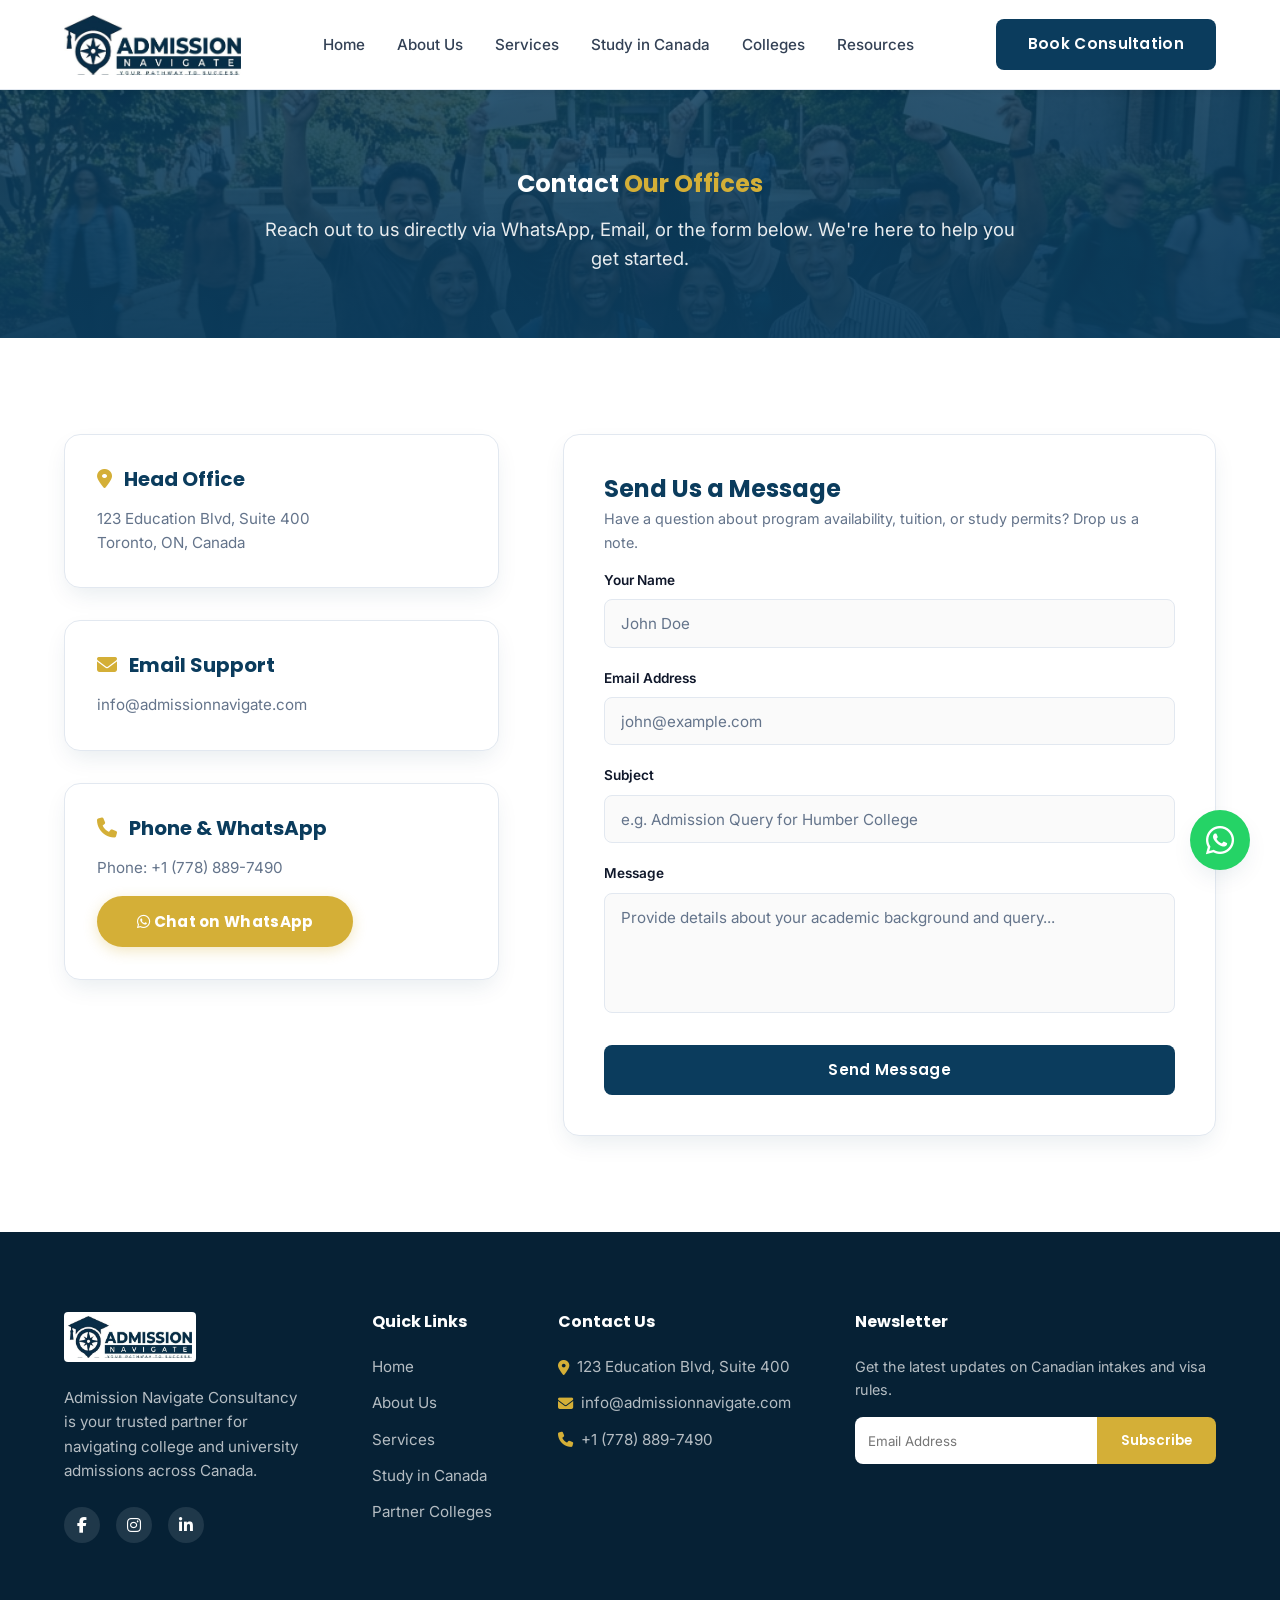
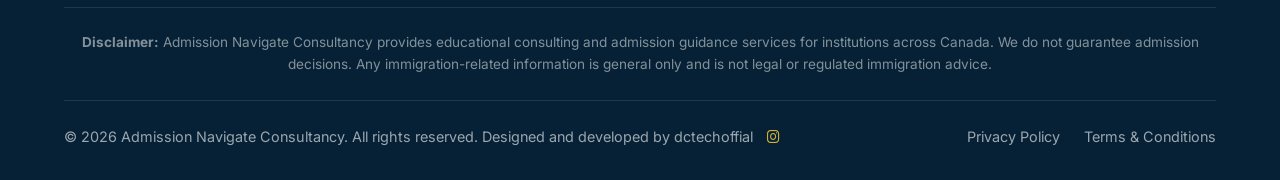
<file: contact.html>
<!DOCTYPE html>
<html lang="en">
<head>
  <meta charset="UTF-8">
  <meta name="viewport" content="width=device-width, initial-scale=1.0">
  <title>Contact Us | Admission Navigate Consultancy</title>
  <meta name="description" content="Get in touch with Admission Navigate Consultancy for expert Canadian admissions guidance. Contact us by phone, email, or WhatsApp.">
  <link rel="stylesheet" href="https://cdnjs.cloudflare.com/ajax/libs/font-awesome/6.4.0/css/all.min.css">
  <link rel="stylesheet" href="styles.css">
  <script src="https://www.google.com/recaptcha/api.js" async defer></script>
</head>
<body>

  <!-- ════════ HEADER ════════ -->
  <header class="header">
    <div class="container header-wrap">
      <a href="index.html" class="logo">
        <img src="assets/logo.jpg" alt="Admission Navigate Consultancy">
      </a>
      
      <nav class="nav">
        <ul>
          <li><a href="index.html">Home</a></li>
          <li><a href="about.html">About Us</a></li>
          <li><a href="services.html">Services</a></li>
          <li><a href="study-canada.html">Study in Canada</a></li>
          <li><a href="colleges.html">Colleges</a></li>
          <li><a href="blog.html">Resources</a></li>
        </ul>
      </nav>
      
      <a href="book-consultation.html" class="btn btn-navy">Book Consultation</a>
      
      <button class="mobile-toggle" id="menuBtn">
        <i class="fas fa-bars"></i>
      </button>
    </div>
  </header>

  <!-- Mobile Menu -->
  <div class="mobile-menu" id="mobileMenu">
    <a href="index.html">Home</a>
    <a href="about.html">About Us</a>
    <a href="services.html">Services</a>
    <a href="study-canada.html">Study in Canada</a>
    <a href="colleges.html">Colleges</a>
    <a href="blog.html">Resources</a>
    <a href="book-consultation.html" class="btn btn-navy" style="text-align: center;">Book Consultation</a>
  </div>

  <!-- ════════ HERO ════════ -->
  <section class="hero" style="padding: 5rem 0 4rem; text-align: center;">
    <div class="container" style="max-width: 800px;">
      <h1>Contact <span class="text-gold">Our Offices</span></h1>
      <p style="margin-top: 1rem; font-size: 1.15rem; color: rgba(255,255,255,0.9);">Reach out to us directly via WhatsApp, Email, or the form below. We're here to help you get started.</p>
    </div>
  </section>

  <!-- ════════ CONTACT LAYOUT ════════ -->
  <section class="section bg-white">
    <div class="container split" style="grid-template-columns: 0.8fr 1.2fr; gap: 4rem; align-items: start;">
      
      <!-- Contact Info Card -->
      <div style="display: flex; flex-direction: column; gap: 2rem;">
        <div class="feat-card" style="text-align: left; padding: 2rem;">
          <h4 style="color:var(--c-navy); margin-bottom: 1rem;"><i class="fas fa-map-marker-alt" style="color:var(--c-gold); margin-right: 0.5rem;"></i> Head Office</h4>
          <p style="font-size: 0.95rem; color: var(--c-text-light);">123 Education Blvd, Suite 400<br>Toronto, ON, Canada</p>
        </div>
        
        <div class="feat-card" style="text-align: left; padding: 2rem;">
          <h4 style="color:var(--c-navy); margin-bottom: 1rem;"><i class="fas fa-envelope" style="color:var(--c-gold); margin-right: 0.5rem;"></i> Email Support</h4>
          <p style="font-size: 0.95rem; color: var(--c-text-light);"><a href="mailto:info@admissionnavigate.com">info@admissionnavigate.com</a></p>
        </div>

        <div class="feat-card" style="text-align: left; padding: 2rem;">
          <h4 style="color:var(--c-navy); margin-bottom: 1rem;"><i class="fas fa-phone" style="color:var(--c-gold); margin-right: 0.5rem;"></i> Phone & WhatsApp</h4>
          <p style="font-size: 0.95rem; color: var(--c-text-light); margin-bottom: 0.5rem;">Phone: +1 (778) 889-7490</p>
          <a href="https://wa.me/17788897490" target="_blank" class="btn btn-gold btn-sm" style="margin-top: 0.5rem;"><i class="fab fa-whatsapp"></i> Chat on WhatsApp</a>
        </div>
      </div>

      <!-- Contact Form -->
      <div class="hero-form" style="box-shadow: var(--shadow-md); border: 1px solid var(--c-border);">
        <h3 style="color: var(--c-navy); margin-bottom: 0.25rem;">Send Us a Message</h3>
        <p style="font-size: 0.9rem; color: var(--c-text-light); margin-bottom: 1rem;">Have a question about program availability, tuition, or study permits? Drop us a note.</p>
        <form onsubmit="event.preventDefault(); alert('Message sent successfully! Our team will reply shortly.');">
          <div class="form-group">
            <label>Your Name</label>
            <input type="text" class="form-control" placeholder="John Doe" required>
          </div>
          <div class="form-group">
            <label>Email Address</label>
            <input type="email" class="form-control" placeholder="john@example.com" required>
          </div>
          <div class="form-group">
            <label>Subject</label>
            <input type="text" class="form-control" placeholder="e.g. Admission Query for Humber College" required>
          </div>
          <div class="form-group">
            <label>Message</label>
            <textarea class="form-control" style="height: 120px; resize: none;" placeholder="Provide details about your academic background and query..." required></textarea>
          </div>
          <div class="form-group" style="margin-bottom: 1.5rem;">
            <div class="g-recaptcha" data-sitekey="6LceWYcaAAAAADo-k7s3bS-N7qLpM0F6X_X7w2p0" style="transform:scale(0.85); transform-origin:0 0;"></div>
          </div>
          <button type="submit" class="btn btn-navy btn-full">Send Message</button>
        </form>
      </div>

    </div>
  </section>

  <!-- ════════ FOOTER ════════ -->
  <footer class="footer">
    <div class="container">
      <div class="foot-grid">
        <div class="foot-brand">
          <img src="assets/logo.jpg" alt="Admission Navigate Consultancy Logo">
          <p>Admission Navigate Consultancy is your trusted partner for navigating college and university admissions across Canada.</p>
          <div class="socials">
            <a href="#"><i class="fab fa-facebook-f"></i></a>
            <a href="#"><i class="fab fa-instagram"></i></a>
            <a href="#"><i class="fab fa-linkedin-in"></i></a>
          </div>
        </div>
        
        <div class="foot-col">
          <h4>Quick Links</h4>
          <ul>
            <li><a href="index.html">Home</a></li>
            <li><a href="about.html">About Us</a></li>
            <li><a href="services.html">Services</a></li>
            <li><a href="study-canada.html">Study in Canada</a></li>
            <li><a href="colleges.html">Partner Colleges</a></li>
          </ul>
        </div>
        
        <div class="foot-col">
          <h4>Contact Us</h4>
          <ul>
            <li><i class="fas fa-map-marker-alt"></i> 123 Education Blvd, Suite 400</li>
            <li><i class="fas fa-envelope"></i> info@admissionnavigate.com</li>
            <li><i class="fas fa-phone"></i> +1 (778) 889-7490</li>
          </ul>
        </div>
        
        <div class="foot-col">
          <h4>Newsletter</h4>
          <p style="font-size: 0.9rem; color: rgba(255,255,255,0.7); margin-bottom: 0;">Get the latest updates on Canadian intakes and visa rules.</p>
          <form class="nl-form" onsubmit="event.preventDefault(); alert('Subscribed!');">
            <input type="email" placeholder="Email Address" required>
            <button type="submit">Subscribe</button>
          </form>
        </div>
      </div>
      
      <div class="foot-disclaimer">
        <strong>Disclaimer:</strong> Admission Navigate Consultancy provides educational consulting and admission guidance services for institutions across Canada. We do not guarantee admission decisions. Any immigration-related information is general only and is not legal or regulated immigration advice.
      </div>
      
      <div class="foot-bottom">
        <div>&copy; <span id="year"></span> Admission Navigate Consultancy. All rights reserved. Designed and developed by dctechoffial <a href="https://www.instagram.com" target="_blank" style="margin-left:10px; color:var(--c-gold);"><i class="fab fa-instagram"></i></a></div>
        <div class="foot-links">
          <a href="#">Privacy Policy</a>
          <a href="#">Terms & Conditions</a>
        </div>
      </div>
    </div>
  </footer>

  <!-- WhatsApp Button -->
  <a href="https://wa.me/17788897490" target="_blank" class="wa-btn" title="Chat on WhatsApp">
    <i class="fab fa-whatsapp"></i>
  </a>

  <script>
    document.getElementById('year').textContent = new Date().getFullYear();
    const menuBtn = document.getElementById('menuBtn');
    const mobileMenu = document.getElementById('mobileMenu');
    menuBtn.addEventListener('click', () => mobileMenu.classList.toggle('active'));
  </script>
</body>
</html>
</file>
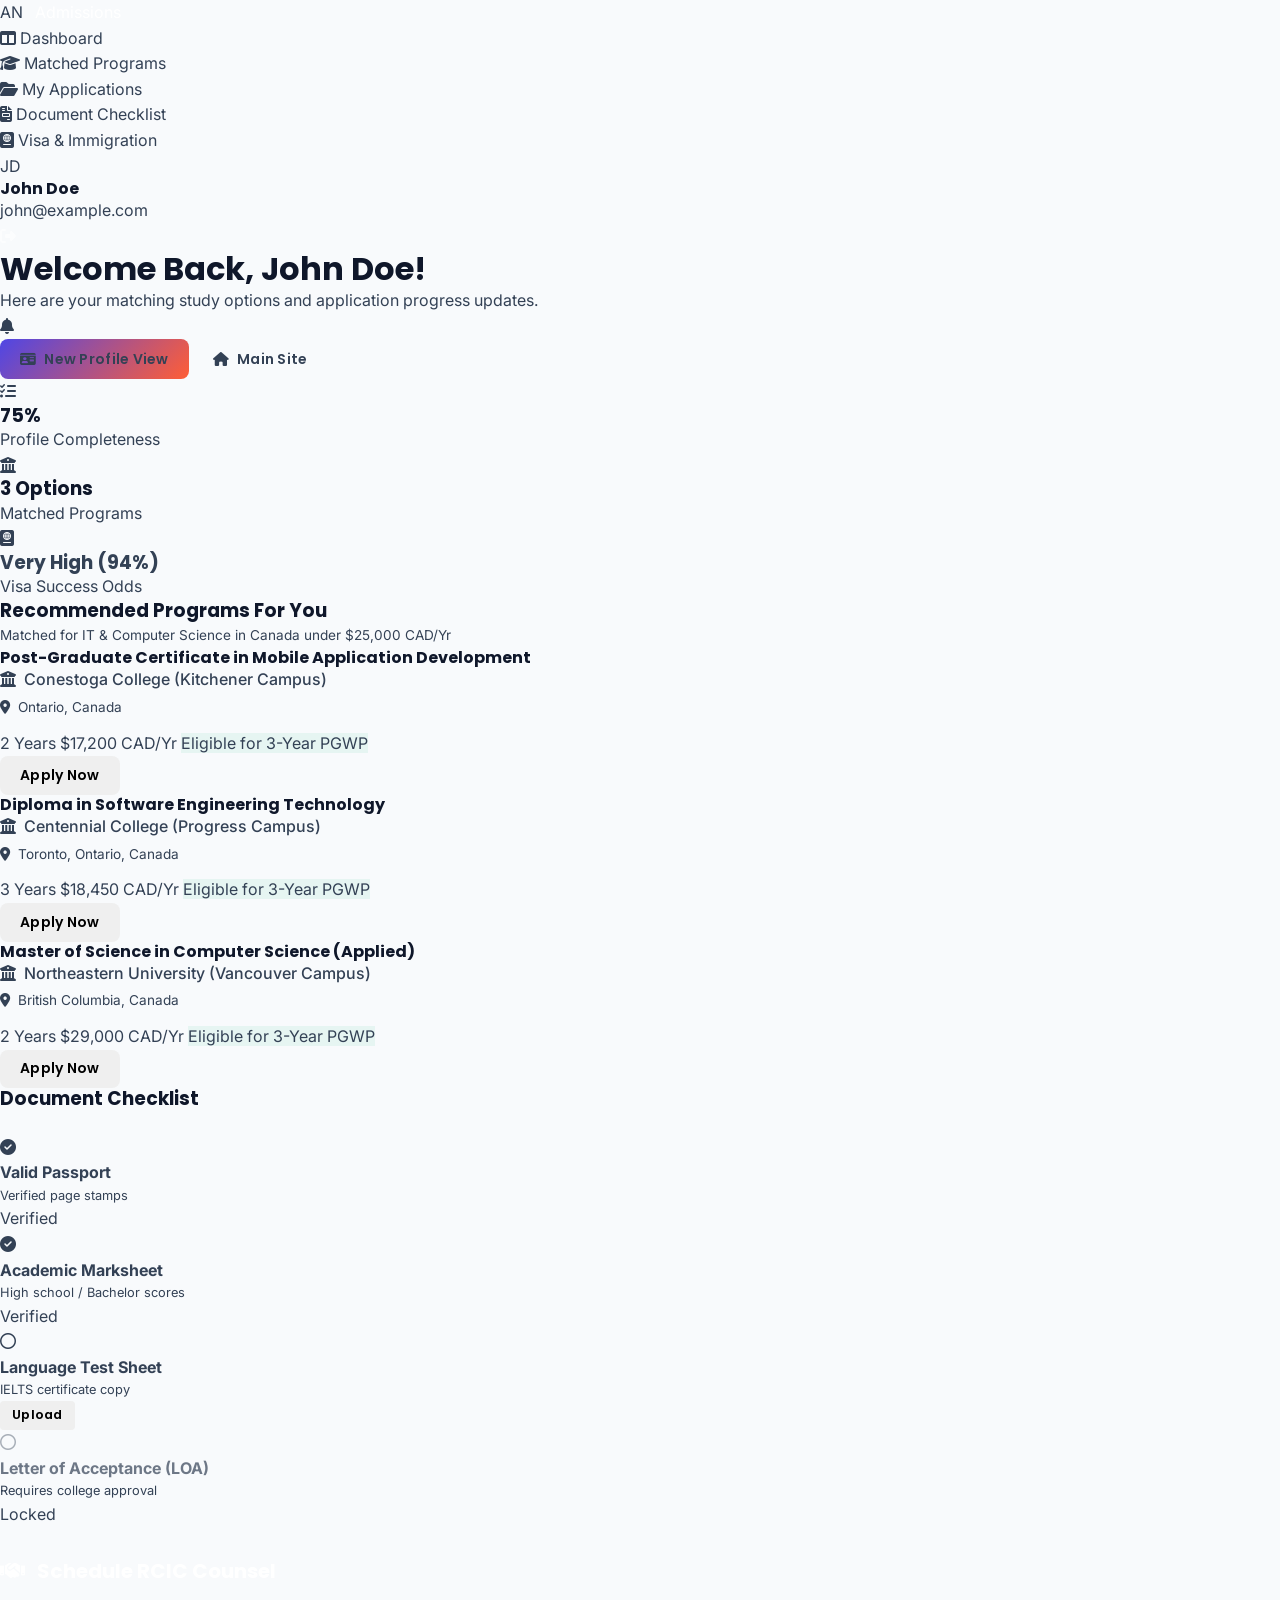
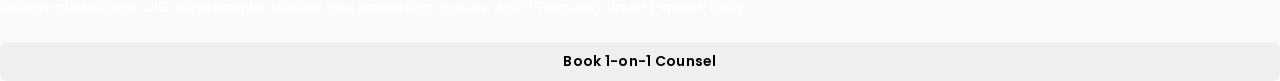
<file: dashboard.html>
<!DOCTYPE html>
<html lang="en">
<head>
    <meta charset="UTF-8">
    <meta name="viewport" content="width=device-width, initial-scale=1.0">
    <title>Student Portal Dashboard - AdmissionNavigator</title>
    <!-- FontAwesome Icon CDN -->
    <link rel="stylesheet" href="https://cdnjs.cloudflare.com/ajax/libs/font-awesome/6.4.0/css/all.min.css">
    <link rel="stylesheet" href="styles.css">
</head>
<body style="background-color: #F8FAFC;">

    <div class="dashboard-layout">
        
        <!-- Sidebar -->
        <aside class="dashboard-sidebar">
            <div class="dashboard-sidebar-top">
                <a href="index.html" class="logo">
                    <div class="logo-icon">AN</div>
                    <span style="color: white;">Admissions</span>
                </a>
                
                <ul class="dashboard-menu">
                    <li><a href="#" class="dashboard-menu-link active"><i class="fas fa-columns"></i> Dashboard</a></li>
                    <li><a href="#" class="dashboard-menu-link" onclick="alert('Matched Program list is highlighted on your dashboard cards.')"><i class="fas fa-graduation-cap"></i> Matched Programs</a></li>
                    <li><a href="#" class="dashboard-menu-link" onclick="alert('Applications will show up here once you click Apply on recommendation cards.')"><i class="fas fa-folder-open"></i> My Applications</a></li>
                    <li><a href="#" class="dashboard-menu-link" onclick="alert('Scroll to your Document Checklist panel on the dashboard to upload files.')"><i class="fas fa-file-invoice"></i> Document Checklist</a></li>
                    <li><a href="#" class="dashboard-menu-link" onclick="alert('Visa filing routes are simulated. Consultations are available.')"><i class="fas fa-passport"></i> Visa & Immigration</a></li>
                </ul>
            </div>
            
            <div class="dashboard-sidebar-bottom">
                <div class="dashboard-user-widget">
                    <div class="dashboard-user-avatar" id="avatarInitials">JD</div>
                    <div class="dashboard-user-info">
                        <h4 id="sidebarUserName">John Doe</h4>
                        <p id="sidebarUserEmail">john@example.com</p>
                    </div>
                    <a href="login.html" title="Log Out" style="color: rgba(255,255,255,0.6);"><i class="fas fa-sign-out-alt"></i></a>
                </div>
            </div>
        </aside>

        <!-- Main Workspace -->
        <main class="dashboard-main">
            
            <!-- Dashboard Header -->
            <header class="dashboard-header">
                <div>
                    <h1 id="welcomeHeading">Welcome, Guest!</h1>
                    <p style="color: var(--text-muted); margin-bottom: 0;">Here are your matching study options and application progress updates.</p>
                </div>
                
                <div class="dashboard-notifications">
                    <div class="notif-bell" onclick="alert('Notification: Complete your English language test document upload to unlock immediate visa processing!')">
                        <i class="fas fa-bell"></i>
                        <div class="badge"></div>
                    </div>
                    <a href="student-profile.html" class="btn btn-primary btn-sm" style="border-radius: 8px; background: linear-gradient(135deg,#4F46E5,#FF5E36); border:none;"><i class="fas fa-id-card"></i> New Profile View</a>
                    <a href="index.html" class="btn btn-secondary btn-sm" style="border-radius: 8px;"><i class="fas fa-home"></i> Main Site</a>
                </div>
            </header>

            <!-- Stats strip cards -->
            <section class="dashboard-stats-grid">
                
                <div class="dashboard-stat-card">
                    <div class="dashboard-stat-icon"><i class="fas fa-tasks"></i></div>
                    <div class="dashboard-stat-info">
                        <h3 id="statProgress">75%</h3>
                        <p>Profile Completeness</p>
                    </div>
                </div>

                <div class="dashboard-stat-card">
                    <div class="dashboard-stat-icon"><i class="fas fa-university"></i></div>
                    <div class="dashboard-stat-info">
                        <h3 id="statMatches">12 Options</h3>
                        <p>Matched Programs</p>
                    </div>
                </div>

                <div class="dashboard-stat-card">
                    <div class="dashboard-stat-icon"><i class="fas fa-passport"></i></div>
                    <div class="dashboard-stat-info">
                        <h3 id="statVisaChance">High</h3>
                        <p>Visa Success Odds</p>
                    </div>
                </div>
                
            </section>

            <!-- Content Area Split Panel -->
            <section class="dashboard-content-grid">
                
                <!-- Left Panel: Program Matches -->
                <div>
                    <div class="dashboard-panel">
                        <div class="dashboard-panel-title">
                            <h3>Recommended Programs For You</h3>
                            <span style="font-size: 0.85rem; color: var(--text-muted);" id="recBasisLabel">Based on IT stream</span>
                        </div>
                        
                        <div class="recommendations-list" id="recListContainer">
                            <!-- Custom matching cards dynamically injected via script -->
                        </div>
                    </div>
                </div>

                <!-- Right Panel: Checklist and Consultation -->
                <div>
                    <!-- Document Checklist -->
                    <div class="dashboard-panel" style="padding-bottom: 2rem;">
                        <h3 class="dashboard-panel-title" style="margin-bottom: 1.5rem;">Document Checklist</h3>
                        <div class="checklist-list">
                            
                            <!-- Passport -->
                            <div class="checklist-item checked">
                                <div class="checklist-item-left">
                                    <i class="fas fa-check-circle"></i>
                                    <div>
                                        <strong>Valid Passport</strong>
                                        <p style="font-size: 0.8rem; color: var(--text-muted); margin-bottom: 0;">Verified page stamps</p>
                                    </div>
                                </div>
                                <span class="checklist-status-badge uploaded">Verified</span>
                            </div>

                            <!-- Transcripts -->
                            <div class="checklist-item checked">
                                <div class="checklist-item-left">
                                    <i class="fas fa-check-circle"></i>
                                    <div>
                                        <strong>Academic Marksheet</strong>
                                        <p style="font-size: 0.8rem; color: var(--text-muted); margin-bottom: 0;">High school / Bachelor scores</p>
                                    </div>
                                </div>
                                <span class="checklist-status-badge uploaded">Verified</span>
                            </div>

                            <!-- English score sheet -->
                            <div class="checklist-item pending" id="englishChecklistItem">
                                <div class="checklist-item-left">
                                    <i class="far fa-circle" id="englishCheckIcon"></i>
                                    <div>
                                        <strong id="englishCheckTitle">Language Test Sheet</strong>
                                        <p style="font-size: 0.8rem; color: var(--text-muted); margin-bottom: 0;" id="englishCheckDesc">IELTS certificate copy</p>
                                    </div>
                                </div>
                                <button class="btn btn-secondary btn-sm" id="englishUploadBtn" style="padding: 0.35rem 0.75rem; font-size: 0.8rem; border-radius: 4px;" onclick="simulateDocumentUpload()">Upload</button>
                            </div>

                            <!-- LOA -->
                            <div class="checklist-item pending">
                                <div class="checklist-item-left">
                                    <i class="far fa-circle" style="opacity: 0.4;"></i>
                                    <div>
                                        <strong style="opacity: 0.7;">Letter of Acceptance (LOA)</strong>
                                        <p style="font-size: 0.8rem; color: var(--text-muted); margin-bottom: 0;">Requires college approval</p>
                                    </div>
                                </div>
                                <span class="checklist-status-badge" style="background-color: var(--bg-alt); color: var(--text-muted);">Locked</span>
                            </div>

                        </div>
                    </div>

                    <!-- Immigration consultation -->
                    <div class="dashboard-panel" style="background: linear-gradient(135deg, var(--primary), var(--primary-light)); color: white;">
                        <h3 style="color: white; font-size: 1.25rem; margin-bottom: 0.75rem;"><i class="fas fa-handshake" style="color: var(--accent); margin-right: 0.5rem;"></i> Schedule RCIC Counsel</h3>
                        <p style="font-size: 0.9rem; color: rgba(255,255,255,0.8); margin-bottom: 1.5rem;">Receive guidance on GIC requirements, student visa processing queues, and PR eligibility under Express Entry.</p>
                        <button class="btn btn-accent btn-full btn-sm" onclick="alert('Successfully booked! An RCIC advisor will reach out for a simulated Zoom call.')">Book 1-on-1 Counsel</button>
                    </div>
                </div>

            </section>
        </main>

    </div>

    <!-- Dashboard customized profile script -->
    <script>
        document.addEventListener('DOMContentLoaded', () => {
            // Retrieve registration values
            const userStr = localStorage.getItem('admissionNavigatorUser');
            let user = {
                name: 'John Doe',
                email: 'john@example.com',
                nationality: 'India',
                education: 'Bachelors',
                destination: 'Canada',
                intake: 'Fall 2026',
                stream: 'IT & Computer Science',
                budget: '25000'
            };
            
            if (userStr) {
                user = JSON.parse(userStr);
            }

            // Update text elements
            document.getElementById('welcomeHeading').textContent = `Welcome Back, ${user.name}!`;
            document.getElementById('sidebarUserName').textContent = user.name;
            document.getElementById('sidebarUserEmail').textContent = user.email;
            
            // Set Avatar Initials
            const initials = user.name.split(' ').map(n => n[0]).join('').substring(0, 2).toUpperCase();
            document.getElementById('avatarInitials').textContent = initials;
            
            // Set dynamic filters details
            document.getElementById('recBasisLabel').textContent = `Matched for ${user.stream} in ${user.destination} under $${Number(user.budget).toLocaleString()} CAD/Yr`;

            // Adjust statistics based on country selection
            const visaChanceEl = document.getElementById('statVisaChance');
            if (user.nationality === 'India' || user.nationality === 'Philippines' || user.nationality === 'Pakistan') {
                visaChanceEl.textContent = 'Very High (94%)';
                visaChanceEl.style.color = 'var(--success)';
            } else {
                visaChanceEl.textContent = 'High (88%)';
            }

            // Custom programs matching data
            const itPrograms = [
                {
                    title: 'Post-Graduate Certificate in Mobile Application Development',
                    college: 'Conestoga College (Kitchener Campus)',
                    location: 'Ontario, Canada',
                    tuition: '$17,200 CAD/Yr',
                    duration: '2 Years',
                    pgwp: 'Eligible for 3-Year PGWP'
                },
                {
                    title: 'Diploma in Software Engineering Technology',
                    college: 'Centennial College (Progress Campus)',
                    location: 'Toronto, Ontario, Canada',
                    tuition: '$18,450 CAD/Yr',
                    duration: '3 Years',
                    pgwp: 'Eligible for 3-Year PGWP'
                },
                {
                    title: 'Master of Science in Computer Science (Applied)',
                    college: 'Northeastern University (Vancouver Campus)',
                    location: 'British Columbia, Canada',
                    tuition: '$29,000 CAD/Yr',
                    duration: '2 Years',
                    pgwp: 'Eligible for 3-Year PGWP'
                }
            ];

            const businessPrograms = [
                {
                    title: 'Post-Graduate Diploma in Global Business Management',
                    college: 'Humber College (Lakeshore Campus)',
                    location: 'Toronto, Ontario, Canada',
                    tuition: '$16,800 CAD/Yr',
                    duration: '2 Years',
                    pgwp: 'Eligible for 3-Year PGWP'
                },
                {
                    title: 'Diploma in Business Administration (Co-op)',
                    college: 'Douglas College (New Westminster)',
                    location: 'British Columbia, Canada',
                    tuition: '$17,500 CAD/Yr',
                    duration: '2 Years',
                    pgwp: 'Eligible for 3-Year PGWP'
                },
                {
                    title: 'MBA in Global Leadership Studies',
                    college: 'Vancouver Island University',
                    location: 'British Columbia, Canada',
                    tuition: '$24,500 CAD/Yr',
                    duration: '2 Years',
                    pgwp: 'Eligible for 3-Year PGWP'
                }
            ];

            const defaultPrograms = [
                {
                    title: 'Advanced Diploma in Technology Management',
                    college: 'Seneca Polytechnic College',
                    location: 'Toronto, Ontario, Canada',
                    tuition: '$19,200 CAD/Yr',
                    duration: '3 Years',
                    pgwp: 'Eligible for 3-Year PGWP'
                },
                {
                    title: 'Graduate Certificate in Cybersecurity Systems',
                    college: 'George Brown College',
                    location: 'Toronto, Ontario, Canada',
                    tuition: '$18,900 CAD/Yr',
                    duration: '2 Years',
                    pgwp: 'Eligible for 3-Year PGWP'
                }
            ];

            let activeMatchList = defaultPrograms;
            if (user.stream.includes('IT')) {
                activeMatchList = itPrograms;
            } else if (user.stream.includes('Business')) {
                activeMatchList = businessPrograms;
            }

            // Render program cards
            const listContainer = document.getElementById('recListContainer');
            listContainer.innerHTML = '';
            
            activeMatchList.forEach((prog, index) => {
                const card = document.createElement('div');
                card.className = 'rec-card';
                card.innerHTML = `
                    <div class="rec-info">
                        <h4>${prog.title}</h4>
                        <p style="font-weight: 500; color: var(--text-dark); margin-bottom: 0.25rem;"><i class="fas fa-university" style="color: var(--primary-bright); margin-right: 0.5rem;"></i>${prog.college}</p>
                        <p style="font-size: 0.85rem; margin-bottom: 0.75rem;"><i class="fas fa-map-marker-alt" style="margin-right: 0.5rem;"></i>${prog.location}</p>
                        <div class="rec-meta">
                            <span>${prog.duration}</span>
                            <span>${prog.tuition}</span>
                            <span style="color: var(--success); background-color: rgba(16,185,129,0.08);">${prog.pgwp}</span>
                        </div>
                    </div>
                    <button class="btn btn-primary btn-sm" onclick="triggerSimulatedApplication(this, '${prog.title}')" style="border-radius: 8px;">Apply Now</button>
                `;
                listContainer.appendChild(card);
            });
            
            document.getElementById('statMatches').textContent = `${activeMatchList.length} Options`;
        });

        // Simulating single-click portal application
        function triggerSimulatedApplication(buttonEl, programName) {
            buttonEl.disabled = true;
            buttonEl.innerHTML = '<i class="fas fa-spinner fa-spin"></i> Submitting...';
            
            setTimeout(() => {
                buttonEl.className = 'btn btn-secondary btn-sm';
                buttonEl.style.backgroundColor = '#ECFDF5';
                buttonEl.style.borderColor = '#A7F3D0';
                buttonEl.style.color = '#065F46';
                buttonEl.innerHTML = '<i class="fas fa-check"></i> Applied';
                
                alert(`Application for "${programName}" submitted successfully through portal integration. Transcripts and Passport forwarded.`);
            }, 1200);
        }

        // Simulate Document Uploading
        function simulateDocumentUpload() {
            const item = document.getElementById('englishChecklistItem');
            const icon = document.getElementById('englishCheckIcon');
            const title = document.getElementById('englishCheckTitle');
            const desc = document.getElementById('englishCheckDesc');
            const btn = document.getElementById('englishUploadBtn');
            
            btn.disabled = true;
            btn.innerHTML = '<i class="fas fa-spinner fa-spin"></i> Loading...';
            
            setTimeout(() => {
                item.className = 'checklist-item checked';
                icon.className = 'fas fa-check-circle';
                icon.style.opacity = '1';
                icon.style.color = 'var(--success)';
                title.style.opacity = '1';
                desc.style.opacity = '1';
                
                // Replace button with Verified badge
                const badge = document.createElement('span');
                badge.className = 'checklist-status-badge uploaded';
                badge.textContent = 'Verified';
                btn.replaceWith(badge);
                
                // Update progress completeness
                document.getElementById('statProgress').textContent = '90%';
                
                alert('English Language Test scorecard uploaded and verified via Optical Character Recognition (OCR). Complete profile score raised to 90%.');
            }, 1200);
        }
    </script>
</body>
</html>
</file>
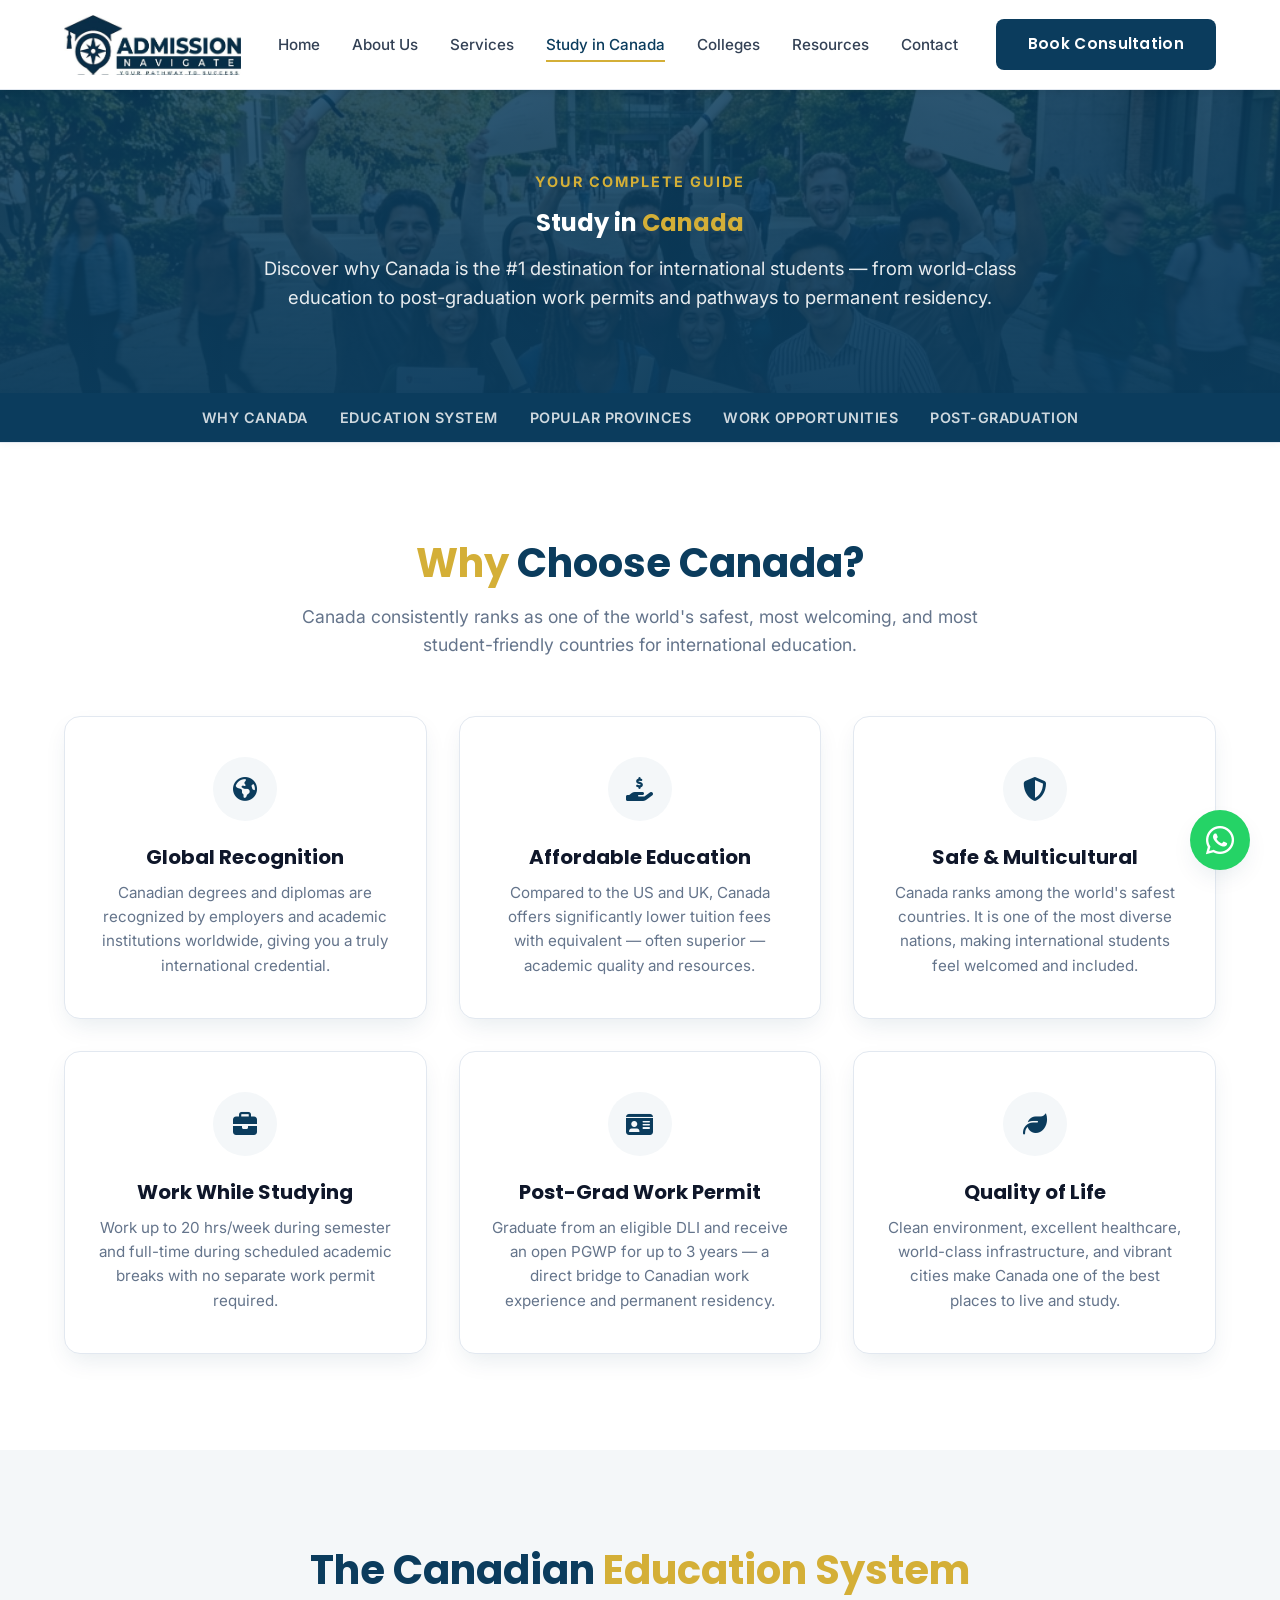
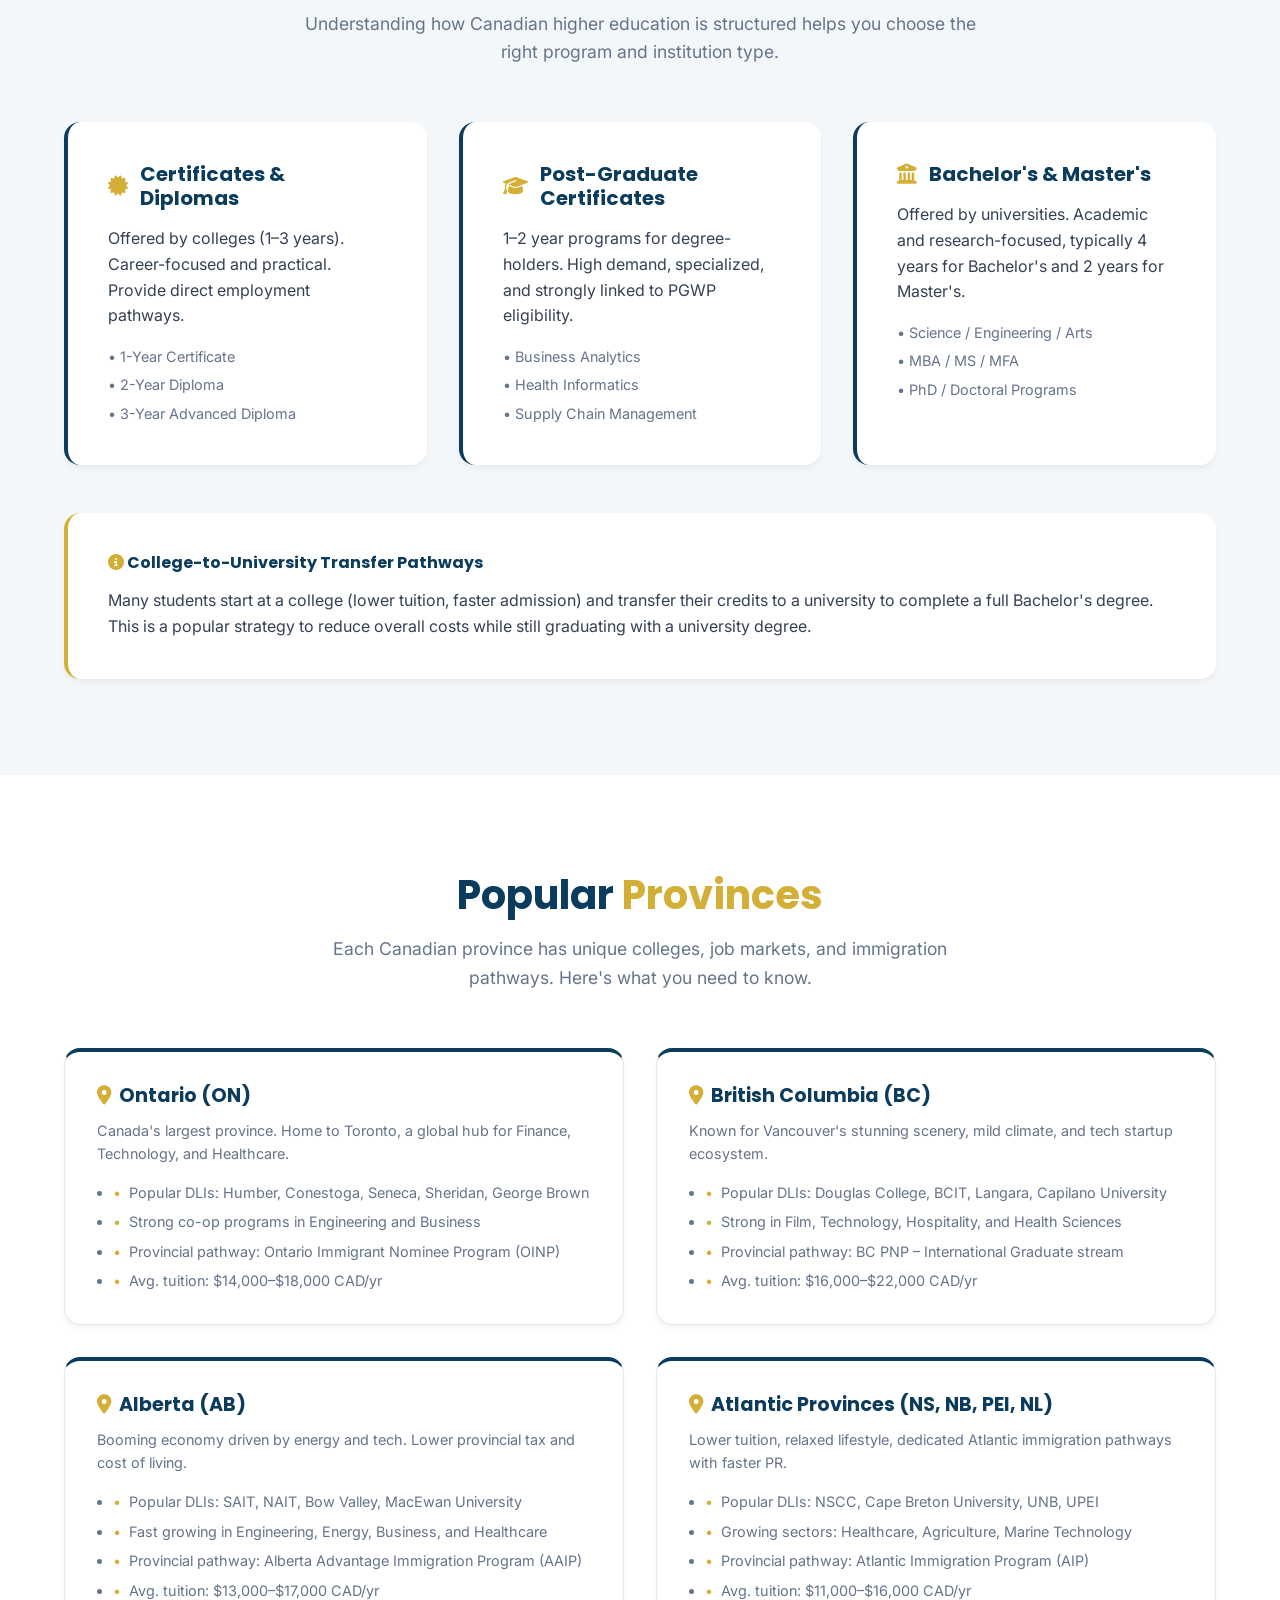
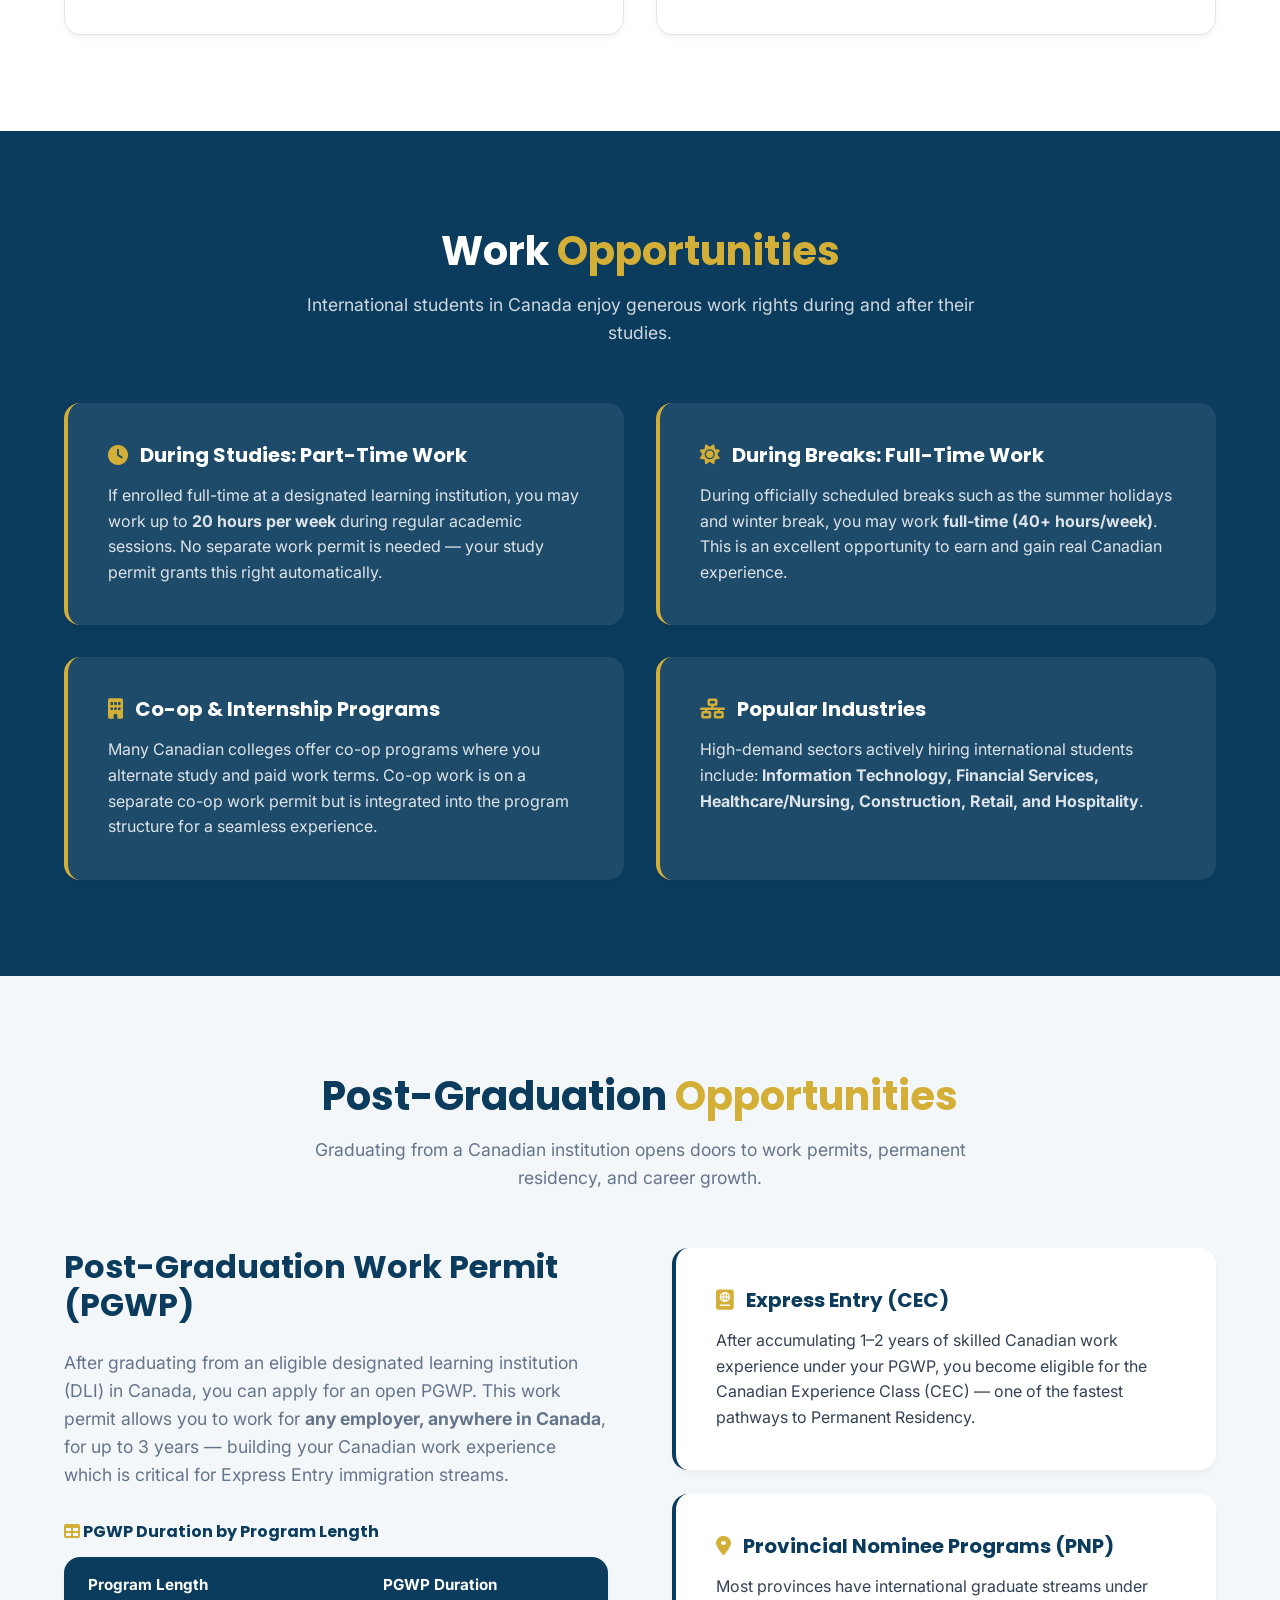
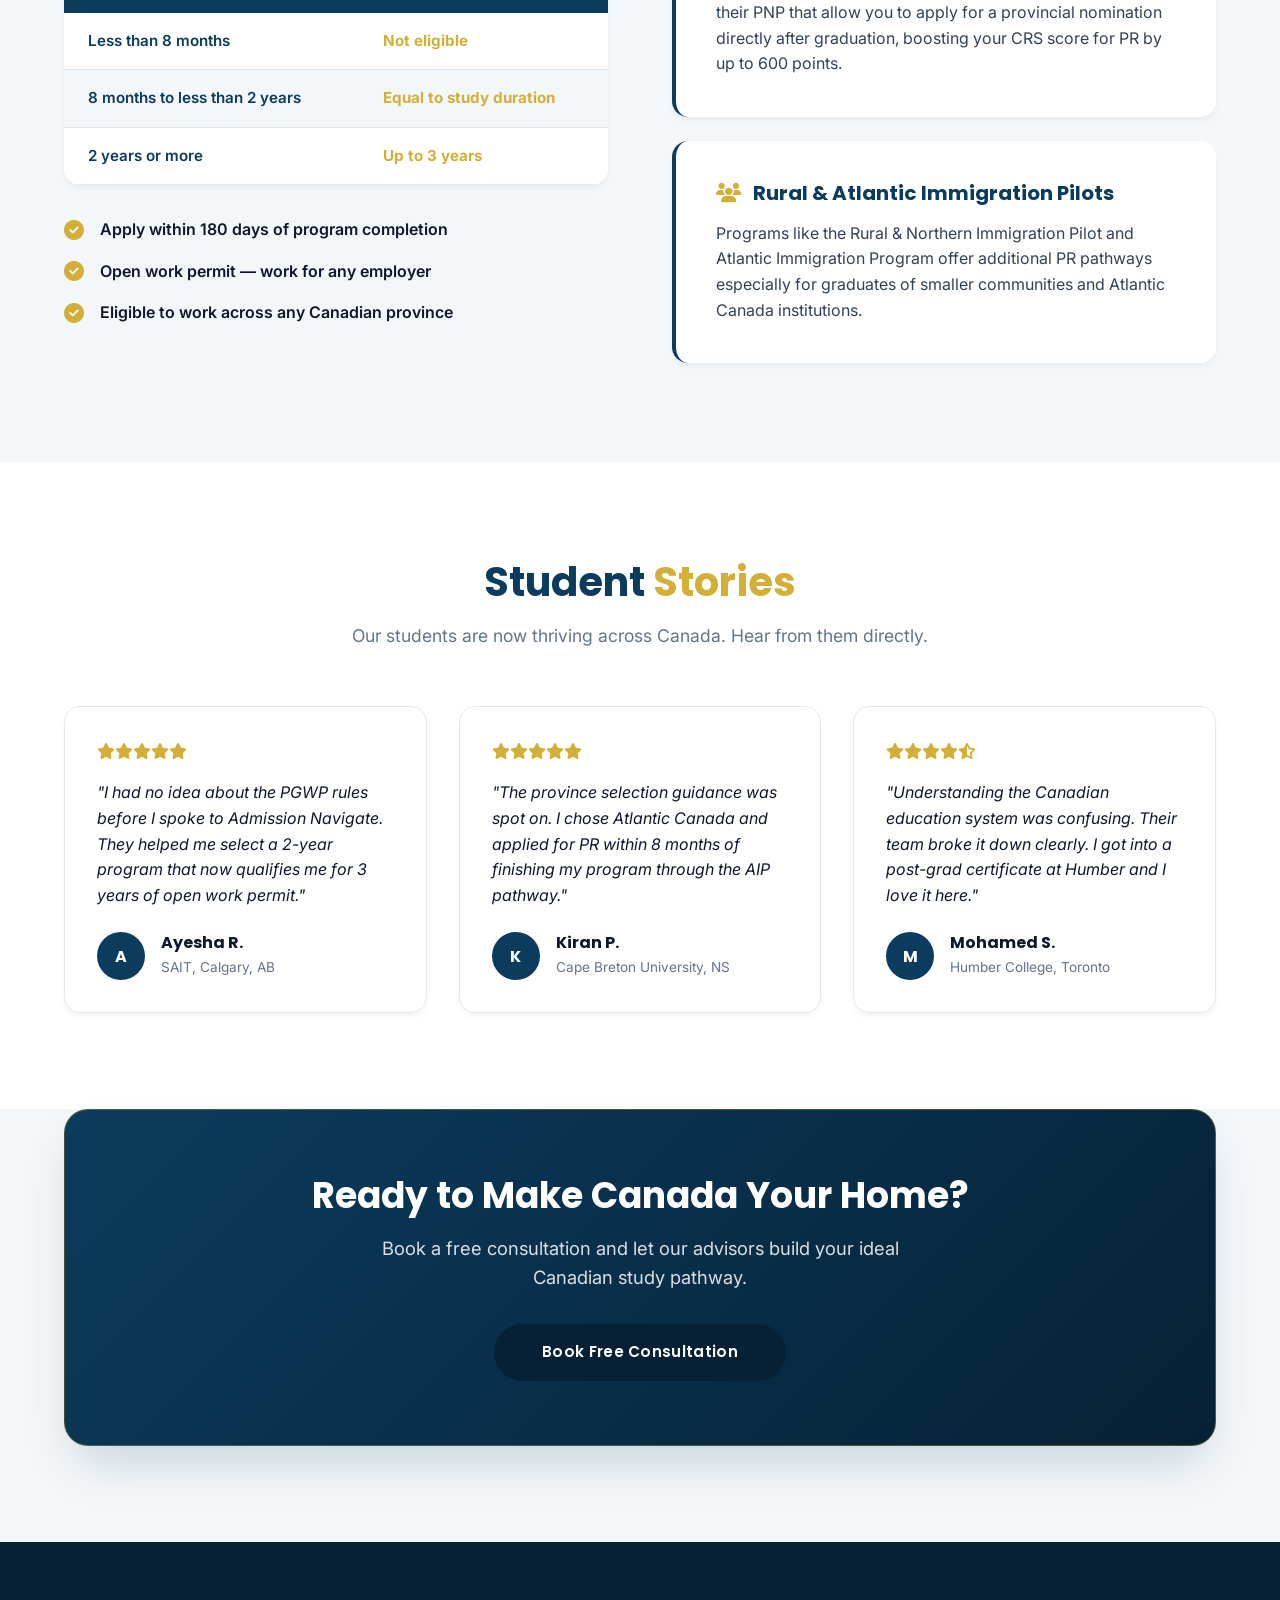
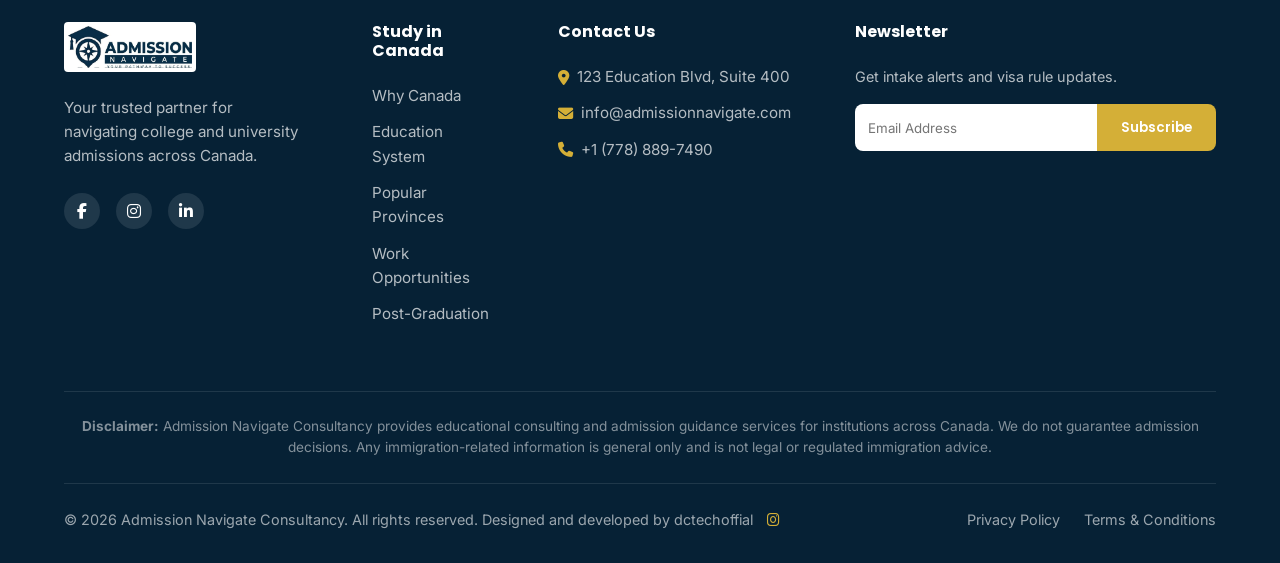
<file: destinations.html>
<!DOCTYPE html>
<html lang="en">
<head>
  <meta charset="UTF-8">
  <meta http-equiv="refresh" content="0; url=study-canada.html">
  <title>Redirecting...</title>
  <script>
    window.location.href = "study-canada.html";
  </script>
</head>
<body>
  <p>If you are not redirected, <a href="study-canada.html">click here to visit Study in Canada</a>.</p>
</body>
</html>
</file>
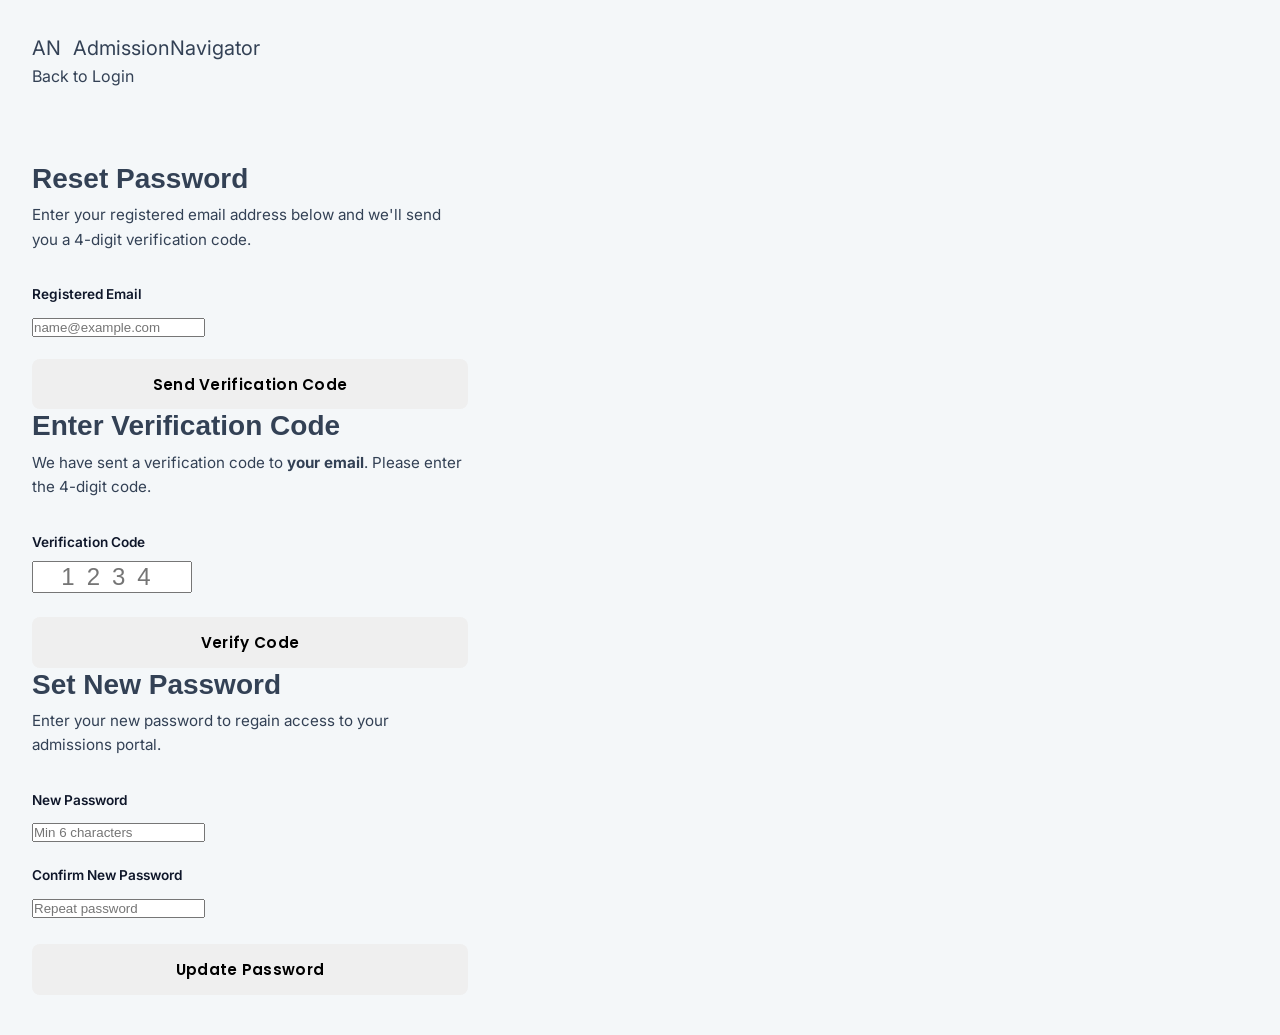
<file: forgot-password.html>
<!DOCTYPE html>
<html lang="en">
<head>
    <meta charset="UTF-8">
    <meta name="viewport" content="width=device-width, initial-scale=1.0">
    <title>Forgot Password - AdmissionNavigator</title>
    <!-- FontAwesome Icon CDN -->
    <link rel="stylesheet" href="https://cdnjs.cloudflare.com/ajax/libs/font-awesome/6.4.0/css/all.min.css">
    <link rel="stylesheet" href="styles.css">
</head>
<body class="portal-body">

    <div class="wizard-container" style="max-width: 500px; min-height: 400px; display: flex; flex-direction: column;">
        
        <!-- Header -->
        <header class="wizard-header" style="padding: 2rem;">
            <div class="wizard-header-top" style="margin-bottom: 0;">
                <a href="index.html" class="logo" style="font-size: 1.25rem;">
                    <div class="logo-icon">AN</div>
                    <span>AdmissionNavigator</span>
                </a>
                <a href="login.html" class="wizard-exit">Back to Login</a>
            </div>
        </header>

        <!-- Body -->
        <main class="wizard-body" style="padding: 2.5rem 2rem;">
            
            <!-- Step 1: Request Email -->
            <div id="forgotStep1" class="wizard-step active">
                <h2 style="font-family: 'Outfit', sans-serif; font-size: 1.75rem; margin-bottom: 0.5rem; color: var(--text-dark);">Reset Password</h2>
                <p style="color: var(--text-muted); font-size: 0.95rem; margin-bottom: 2rem;">Enter your registered email address below and we'll send you a 4-digit verification code.</p>
                
                <form id="emailForm" onsubmit="handleSendCode(event)" novalidate>
                    <div class="form-group">
                        <label for="recoveryEmail">Registered Email</label>
                        <input type="email" id="recoveryEmail" placeholder="name@example.com" required>
                    </div>
                    <button type="submit" class="btn btn-primary btn-full" style="margin-top: 1rem;">Send Verification Code</button>
                </form>
            </div>

            <!-- Step 2: Enter Verification Code -->
            <div id="forgotStep2" class="wizard-step">
                <h2 style="font-family: 'Outfit', sans-serif; font-size: 1.75rem; margin-bottom: 0.5rem; color: var(--text-dark);">Enter Verification Code</h2>
                <p style="color: var(--text-muted); font-size: 0.95rem; margin-bottom: 2rem;">We have sent a verification code to <strong id="sentEmailLabel">your email</strong>. Please enter the 4-digit code.</p>
                
                <form id="otpForm" onsubmit="handleVerifyCode(event)" novalidate>
                    <div class="form-group" style="align-items: center;">
                        <label for="otpCode">Verification Code</label>
                        <input type="text" id="otpCode" placeholder="1234" maxlength="4" style="text-align: center; font-size: 1.5rem; letter-spacing: 0.5em; width: 160px;" required>
                    </div>
                    <button type="submit" class="btn btn-primary btn-full" style="margin-top: 1.5rem;">Verify Code</button>
                </form>
            </div>

            <!-- Step 3: Set New Password -->
            <div id="forgotStep3" class="wizard-step">
                <h2 style="font-family: 'Outfit', sans-serif; font-size: 1.75rem; margin-bottom: 0.5rem; color: var(--text-dark);">Set New Password</h2>
                <p style="color: var(--text-muted); font-size: 0.95rem; margin-bottom: 2rem;">Enter your new password to regain access to your admissions portal.</p>
                
                <form id="resetPassForm" onsubmit="handleResetPassword(event)" novalidate>
                    <div class="form-group">
                        <label for="newPass">New Password</label>
                        <input type="password" id="newPass" placeholder="Min 6 characters" required>
                    </div>
                    <div class="form-group">
                        <label for="confirmNewPass">Confirm New Password</label>
                        <input type="password" id="confirmNewPass" placeholder="Repeat password" required>
                    </div>
                    <button type="submit" class="btn btn-primary btn-full" style="margin-top: 1.5rem;">Update Password</button>
                </form>
            </div>

        </main>

    </div>

    <!-- Forgot Password Javascript Flow -->
    <script>
        let enteredEmail = "";

        function handleSendCode(e) {
            e.preventDefault();
            const emailInput = document.getElementById('recoveryEmail');
            const email = emailInput.value.trim();
            
            if (!email) {
                emailInput.closest('.form-group').classList.add('error');
                return;
            }
            emailInput.closest('.form-group').classList.remove('error');
            
            enteredEmail = email;
            document.getElementById('sentEmailLabel').textContent = email;
            
            // Slide to step 2
            document.getElementById('forgotStep1').classList.remove('active');
            document.getElementById('forgotStep2').classList.add('active');
        }

        function handleVerifyCode(e) {
            e.preventDefault();
            const otpInput = document.getElementById('otpCode');
            const code = otpInput.value.trim();
            
            if (code.length !== 4) {
                otpInput.closest('.form-group').classList.add('error');
                return;
            }
            otpInput.closest('.form-group').classList.remove('error');
            
            // Slide to step 3
            document.getElementById('forgotStep2').classList.remove('active');
            document.getElementById('forgotStep3').classList.add('active');
        }

        function handleResetPassword(e) {
            e.preventDefault();
            const newPassInput = document.getElementById('newPass');
            const confirmPassInput = document.getElementById('confirmNewPass');
            const pass = newPassInput.value;
            const confirm = confirmPassInput.value;
            
            let isValid = true;
            if (pass.length < 6) {
                newPassInput.closest('.form-group').classList.add('error');
                isValid = false;
            } else {
                newPassInput.closest('.form-group').classList.remove('error');
            }
            
            if (pass !== confirm) {
                confirmPassInput.closest('.form-group').classList.add('error');
                isValid = false;
            } else {
                confirmPassInput.closest('.form-group').classList.remove('error');
            }
            
            if (isValid) {
                alert('Your password has been successfully updated. You can now login.');
                window.location.href = 'login.html';
            }
        }
    </script>
</body>
</html>
</file>
<file: styles.css>
/* ═══════════════════════════════════════════════════════
   Admission Navigate Consultancy — ULTRA PREMIUM DESIGN
   Palette: Navy #0B3C5D, Gold #D4AF37, White, Light Grey
   Fonts: Poppins (headings), Inter (body)
═══════════════════════════════════════════════════════ */

@import url('https://fonts.googleapis.com/css2?family=Inter:wght@300;400;500;600;700&family=Poppins:wght@400;500;600;700;800&display=swap');

/* ── DESIGN TOKENS ── */
:root {
  /* Brand Colors */
  --c-navy:        #0B3C5D;
  --c-navy-dark:   #062135;
  --c-navy-light:  #165682;
  --c-gold:        #D4AF37;
  --c-gold-dark:   #b59226;
  --c-gold-light:  #e8ca6b;
  --c-white:       #FFFFFF;
  --c-bg:          #F4F7F9;      /* Light Grey surface */
  --c-border:      #E2E8F0;

  /* Text */
  --c-text:        #334155;
  --c-text-light:  #64748B;
  --c-text-dark:   #0F172A;

  /* Typography */
  --font-head: 'Poppins', sans-serif;
  --font-body: 'Inter', sans-serif;

  /* Shadows */
  --shadow-sm: 0 4px 6px -1px rgba(0,0,0,0.05);
  --shadow-md: 0 10px 25px -5px rgba(11,60,93,0.10);
  --shadow-lg: 0 25px 50px -12px rgba(11,60,93,0.20);

  /* Radii */
  --rad-sm: 8px;
  --rad-md: 16px;
  --rad-lg: 24px;

  --max-w: 1200px;
  --trans: all 0.3s cubic-bezier(0.4,0,0.2,1);
}

/* ── RESET ── */
*, *::before, *::after { margin:0; padding:0; box-sizing:border-box; }
html { scroll-behavior:smooth; font-size:16px; }
body {
  font-family: var(--font-body);
  background: var(--c-bg);
  color: var(--c-text);
  line-height: 1.6;
  -webkit-font-smoothing: antialiased;
}
img { max-width:100%; height:auto; display:block; }
a { text-decoration:none; color:inherit; transition:var(--trans); }
ul { list-style:none; }

/* ── HEADINGS — always Poppins ── */
h1,h2,h3,h4,h5,h6 {
  font-family: var(--font-head);
  color: var(--c-text-dark);
  font-weight: 700;
  line-height: 1.2;
}

/* Hero headings — always white ── */
.hero h1, .hero h2, .hero h3, .hero h4, .hero h5 { color: var(--c-white); }

/* ── LAYOUT HELPERS ── */
.container   { width:100%; max-width:var(--max-w); margin:0 auto; padding:0 1.5rem; }
.section     { padding: 6rem 0; }
.bg-white    { background: var(--c-white); }
.bg-navy     { background: var(--c-navy); color: var(--c-white); }
.bg-light    { background: var(--c-bg); }
.text-gold   { color: var(--c-gold); }

/* ── BUTTONS ── */
.btn {
  display: inline-flex; align-items: center; justify-content: center; gap:0.5rem;
  font-family: var(--font-head); font-weight:600; font-size:0.95rem;
  padding: 0.85rem 2rem; border-radius: var(--rad-sm);
  cursor: pointer; border: none; transition: var(--trans); letter-spacing:0.02em;
}
.btn-gold   { background: var(--c-gold); color: var(--c-white); box-shadow: 0 4px 14px rgba(212,175,55,0.30); }
.btn-gold:hover { background: var(--c-gold-dark); transform: translateY(-2px); box-shadow: 0 6px 20px rgba(212,175,55,0.40); }
.btn-navy   { background: var(--c-navy); color: var(--c-white); }
.btn-navy:hover { background: var(--c-navy-light); transform: translateY(-2px); }
.btn-outline { background: transparent; color: var(--c-navy); border: 2px solid var(--c-navy); }
.btn-outline:hover { background: var(--c-navy); color: var(--c-white); }
.btn-full   { width: 100%; }
.btn-sm     { padding: 0.55rem 1.25rem; font-size: 0.875rem; }

/* ── SECTION TITLE ── */
.sec-title { text-align:center; margin-bottom:3.5rem; max-width:700px; margin-inline:auto; }
.sec-title h2 { font-size:2.5rem; color:var(--c-navy); margin-bottom:1rem; }
.sec-title p  { font-size:1.1rem; color:var(--c-text-light); }
.bg-navy .sec-title h2 { color: var(--c-white); }
.bg-navy .sec-title p  { color: rgba(255,255,255,0.8); }

/* ── HEADER ── */
.header {
  height: 90px; background: var(--c-white);
  border-bottom: 1px solid var(--c-border);
  position: sticky; top:0; z-index:1000;
  box-shadow: var(--shadow-sm);
  transition: box-shadow 0.3s ease;
}
.header.scrolled { box-shadow: var(--shadow-md); }
.header-wrap { display:flex; align-items:center; justify-content:space-between; height:100%; }
.logo { display:flex; align-items:center; gap:0.75rem; }
.logo img { height:60px; border-radius:4px; }

/* Nav */
.nav ul { display:flex; align-items:center; gap:2rem; }
.nav a  {
  font-family: var(--font-body); font-size:0.95rem; font-weight:500;
  color: var(--c-text); padding:0.5rem 0; position:relative;
}
.nav a:hover, .nav a.active { color: var(--c-navy); }
.nav a::after {
  content:''; position:absolute; bottom:0; left:0; width:0; height:2px;
  background: var(--c-gold); transition: var(--trans);
}
.nav a:hover::after, .nav a.active::after { width:100%; }

/* Mobile */
.mobile-toggle {
  display:none; background:none; border:none;
  font-size:1.5rem; color:var(--c-navy); cursor:pointer;
}
.mobile-menu {
  display:none; position:fixed; top:90px; left:0; right:0;
  background: var(--c-white); padding:1.5rem;
  box-shadow: var(--shadow-md); z-index:999;
  flex-direction:column; gap:1rem;
}
.mobile-menu.active { display:flex; }
.mobile-menu a { font-family:var(--font-head); font-weight:600; color:var(--c-navy); padding:0.5rem 0; }

/* ── HERO ── */
.hero {
  padding: 4rem 0;
  background: linear-gradient(rgba(11,60,93,0.85), rgba(11,60,93,0.95)),
              url('assets/v3_hero_pro.png') center/cover no-repeat;
  color: var(--c-white);
}
.hero-grid   { display:grid; grid-template-columns:1fr 450px; gap:4rem; align-items:center; }
.hero-content h1 {
  font-family: var(--font-head); font-size:clamp(2.75rem,4vw,4rem);
  color: var(--c-white); margin-bottom:1.5rem; line-height:1.1;
}
.hero-content p { font-size:1.2rem; color:rgba(255,255,255,0.9); margin-bottom:2.5rem; max-width:550px; }

.hero-stats { display:flex; gap:3rem; border-top:1px solid rgba(255,255,255,0.2); padding-top:2rem; }
.h-stat h4  { font-family:var(--font-head); color:var(--c-gold); font-size:2rem; margin-bottom:0.25rem; }
.h-stat span { font-size:0.85rem; font-weight:600; text-transform:uppercase; letter-spacing:1px; color:rgba(255,255,255,0.7); }

/* ── HERO FORM ── */
.hero-form {
  background: var(--c-white); padding:2.5rem; border-radius:var(--rad-md);
  box-shadow: var(--shadow-lg); color:var(--c-text-dark);
}
.hero-form h3 { font-family:var(--font-head); font-size:1.5rem; margin-bottom:0.25rem; color:var(--c-navy); }
.hero-form > p { font-family:var(--font-body); font-size:0.9rem; color:var(--c-text-light); margin-bottom:1rem; }
.form-group { margin-bottom:1.25rem; }
.form-group label { display:block; font-family:var(--font-body); font-size:0.85rem; font-weight:600; margin-bottom:0.5rem; color:var(--c-text-dark); }
.form-control {
  width:100%; padding:0.85rem 1rem; border:1px solid var(--c-border);
  border-radius:var(--rad-sm); font-family:var(--font-body); font-size:0.95rem;
  transition:var(--trans); outline:none; background:#fafafa; color:var(--c-text-dark);
}
.form-control:focus { border-color:var(--c-navy); background:var(--c-white); box-shadow:0 0 0 3px rgba(11,60,93,0.10); }
.form-control::placeholder { color: var(--c-text-light); }

/* ── WHY CHOOSE US ── */
.features { margin-top:0; position:relative; z-index:10; padding:5rem 0 3rem; }
.features-grid { display:grid; grid-template-columns:repeat(3,1fr); gap:2rem; }
.feat-card {
  background: var(--c-white); padding:2.5rem 2rem; border-radius:var(--rad-md);
  box-shadow: var(--shadow-md); text-align:center; border:1px solid var(--c-border);
  transition:var(--trans);
}
.feat-card:hover { transform:translateY(-8px); border-color:var(--c-gold); box-shadow:var(--shadow-lg); }
.feat-icon {
  width:64px; height:64px; margin:0 auto 1.5rem; background:var(--c-bg);
  border-radius:50%; display:flex; align-items:center; justify-content:center;
  font-size:1.5rem; color:var(--c-navy); transition:var(--trans);
}
.feat-card:hover .feat-icon { background:var(--c-navy); color:var(--c-white); }
.feat-card h4 { font-family:var(--font-head); font-size:1.25rem; color:var(--c-text-dark); margin-bottom:0.75rem; }
.feat-card p  { font-family:var(--font-body); font-size:0.95rem; color:var(--c-text-light); }

/* ── SPLIT (ABOUT) ── */
.split { display:grid; grid-template-columns:1fr 1fr; gap:4rem; align-items:center; }
.split-img { border-radius:var(--rad-lg); overflow:hidden; box-shadow:var(--shadow-lg); position:relative; }
.split-img img { width:100%; }
.split-img::after { content:''; position:absolute; inset:0; border:1px solid rgba(255,255,255,0.2); border-radius:var(--rad-lg); }
.split-text h2 { font-family:var(--font-head); font-size:2.5rem; color:var(--c-navy); margin-bottom:1.5rem; }
.split-text p  { font-family:var(--font-body); font-size:1.1rem; margin-bottom:1.5rem; color:var(--c-text-light); }
.check-list { display:flex; flex-direction:column; gap:1rem; margin-bottom:2.5rem; }
.check-list li { display:flex; align-items:center; gap:1rem; font-family:var(--font-body); font-weight:600; color:var(--c-text-dark); }
.check-list li i { color:var(--c-gold); font-size:1.25rem; }

/* ── SERVICES GRID ── */
.srv-grid { display:grid; grid-template-columns:repeat(4,1fr); gap:1.5rem; }
.srv-card {
  background: var(--c-white); padding:2rem; border-radius:var(--rad-md);
  border:1px solid var(--c-border); transition:var(--trans);
}
.srv-card:hover { border-color:var(--c-navy); box-shadow:var(--shadow-md); transform:translateY(-4px); }
.srv-card i  { font-size:2rem; color:var(--c-gold); margin-bottom:1.25rem; display:block; }
.srv-card h4 { font-family:var(--font-head); font-size:1.1rem; color:var(--c-text-dark); margin-bottom:0.5rem; }
.srv-card p  { font-family:var(--font-body); font-size:0.9rem; color:var(--c-text-light); }

/* ── STUDY IN CANADA ── */
.canada-grid { display:grid; grid-template-columns:repeat(2,1fr); gap:2rem; }
.can-card {
  background: var(--c-white); padding:2.5rem; border-radius:var(--rad-md);
  border-left:4px solid var(--c-navy); box-shadow:var(--shadow-sm);
}
.bg-navy .can-card { background:rgba(255,255,255,0.08); border-left-color:var(--c-gold); }
.can-card h4 { font-family:var(--font-head); font-size:1.25rem; color:var(--c-navy); margin-bottom:1rem; display:flex; align-items:center; gap:0.75rem; }
.can-card h4 i { color:var(--c-gold); }
.bg-navy .can-card h4 { color:var(--c-white); }
.can-card p  { font-family:var(--font-body); color:var(--c-text-light); }
.bg-navy .can-card p { color:rgba(255,255,255,0.85); }

/* ── COLLEGES ── */
.colleges-grid { display:grid; grid-template-columns:repeat(3,1fr); gap:2rem; }
.col-card {
  background: var(--c-white); border-radius:var(--rad-md); overflow:hidden;
  box-shadow:var(--shadow-sm); border:1px solid var(--c-border); transition:var(--trans);
}
.col-card:hover { transform:translateY(-5px); box-shadow:var(--shadow-md); }
.col-img { height:200px; position:relative; }
.col-img img { width:100%; height:100%; object-fit:cover; }
.col-badge {
  position:absolute; top:1rem; right:1rem; background:var(--c-gold); color:var(--c-white);
  padding:0.35rem 1rem; border-radius:999px; font-size:0.75rem; font-weight:700;
  font-family:var(--font-head);
}
.col-body { padding:1.5rem; }
.col-body h4 { font-family:var(--font-head); font-size:1.25rem; color:var(--c-text-dark); margin-bottom:0.5rem; }
.col-body p  { font-family:var(--font-body); color:var(--c-text-light); font-size:0.9rem; display:flex; align-items:center; gap:0.5rem; margin-bottom:1.25rem; }
.col-meta { display:flex; justify-content:space-between; border-top:1px solid var(--c-border); padding-top:1rem; font-size:0.85rem; font-weight:600; color:var(--c-text-light); }
.col-meta span { color:var(--c-navy); }

/* ── TIMELINE ── */
.timeline { position:relative; max-width:800px; margin:0 auto; }
.timeline::before { content:''; position:absolute; top:0; bottom:0; left:50%; width:2px; background:var(--c-border); transform:translateX(-50%); }
.tl-item { display:flex; justify-content:space-between; align-items:center; margin-bottom:2rem; position:relative; }
.tl-item:nth-child(even) { flex-direction:row-reverse; }
.tl-content { width:45%; background:var(--c-white); padding:1.5rem; border-radius:var(--rad-md); box-shadow:var(--shadow-sm); border:1px solid var(--c-border); }
.tl-content h4 { font-family:var(--font-head); color:var(--c-navy); margin-bottom:0.5rem; }
.tl-content p  { font-family:var(--font-body); font-size:0.95rem; color:var(--c-text-light); }
.tl-dot { width:40px; height:40px; background:var(--c-navy); color:var(--c-white); border-radius:50%; display:flex; align-items:center; justify-content:center; font-family:var(--font-head); font-weight:700; position:absolute; left:50%; transform:translateX(-50%); border:4px solid var(--c-bg); box-shadow:0 0 0 2px rgba(11,60,93,0.20); }

/* ── TESTIMONIALS ── */
.testi-grid { display:grid; grid-template-columns:repeat(3,1fr); gap:2rem; }
.testi-card { background:var(--c-white); padding:2rem; border-radius:var(--rad-md); box-shadow:var(--shadow-sm); border:1px solid var(--c-border); }
.testi-stars { color:var(--c-gold); margin-bottom:1rem; }
.testi-card p { font-family:var(--font-body); font-style:italic; color:var(--c-text-dark); margin-bottom:1.5rem; }
.testi-user   { display:flex; align-items:center; gap:1rem; }
.testi-av     { width:48px; height:48px; border-radius:50%; background:var(--c-navy); color:var(--c-white); display:flex; align-items:center; justify-content:center; font-family:var(--font-head); font-weight:700; flex-shrink:0; }
.testi-user h5 { font-family:var(--font-head); font-size:1rem; color:var(--c-text-dark); margin-bottom:0.1rem; }
.testi-user span { font-family:var(--font-body); font-size:0.85rem; color:var(--c-text-light); }

/* ── FAQ ── */
.faq-box { max-width:800px; margin:0 auto; display:flex; flex-direction:column; gap:1rem; }
.faq-item { background:var(--c-white); border:1px solid var(--c-border); border-radius:var(--rad-sm); overflow:hidden; }
.faq-q {
  padding:1.25rem 1.5rem; cursor:pointer; display:flex; justify-content:space-between; align-items:center;
  font-family:var(--font-head); font-weight:600; color:var(--c-navy);
}
.faq-q i { transition:transform 0.3s ease; flex-shrink:0; }
.faq-item.open .faq-q i { transform:rotate(180deg); }
.faq-a { padding:1.25rem 1.5rem; border-top:1px solid var(--c-border); display:none; font-family:var(--font-body); color:var(--c-text-light); line-height:1.7; }
.faq-item.open .faq-a { display:block; }

/* ── CTA BANNER ── */
.cta-banner {
  background: linear-gradient(135deg, var(--c-navy-dark) 0%, var(--c-navy) 100%);
  padding:5rem 2rem; border-radius:var(--rad-lg); text-align:center; color:var(--c-white);
  box-shadow:var(--shadow-lg); border: 1px solid rgba(212,175,55,0.30);
}
.cta-banner h2 { font-family:var(--font-head); color:var(--c-white); font-size:2.5rem; margin-bottom:1rem; }
.cta-banner p  { font-family:var(--font-body); font-size:1.2rem; color:rgba(255,255,255,0.9); margin-bottom:2.5rem; }

/* ── FOOTER ── */
.footer { background:var(--c-navy-dark); color:var(--c-white); padding:5rem 0 2rem; }
.foot-grid { display:grid; grid-template-columns:2fr 1fr 1fr 1.5fr; gap:4rem; margin-bottom:4rem; }
.foot-brand img { height:50px; background:var(--c-white); padding:4px; border-radius:4px; margin-bottom:1.5rem; }
.foot-brand p { font-family:var(--font-body); color:rgba(255,255,255,0.7); font-size:0.95rem; margin-bottom:1.5rem; }
.socials { display:flex; gap:1rem; }
.socials a { width:36px; height:36px; border-radius:50%; background:rgba(255,255,255,0.10); display:flex; align-items:center; justify-content:center; transition:var(--trans); color:var(--c-white); }
.socials a:hover { background:var(--c-gold); color:var(--c-navy-dark); }
.foot-col h4 { font-family:var(--font-head); color:var(--c-white); margin-bottom:1.5rem; }
.foot-col ul { display:flex; flex-direction:column; gap:0.75rem; }
.foot-col ul li { font-family:var(--font-body); color:rgba(255,255,255,0.70); font-size:0.95rem; display:flex; align-items:center; gap:0.5rem; }
.foot-col ul li i { color:var(--c-gold); }
.foot-col a { font-family:var(--font-body); color:rgba(255,255,255,0.70); font-size:0.95rem; }
.foot-col a:hover { color:var(--c-gold); }
.nl-form { display:flex; margin-top:1rem; }
.nl-form input  { flex:1; padding:0.85rem; border:none; border-radius:var(--rad-sm) 0 0 var(--rad-sm); outline:none; font-family:var(--font-body); color:var(--c-text-dark); }
.nl-form button { padding:0.85rem 1.5rem; border:none; background:var(--c-gold); color:var(--c-white); border-radius:0 var(--rad-sm) var(--rad-sm) 0; font-family:var(--font-head); font-weight:600; cursor:pointer; transition:var(--trans); }
.nl-form button:hover { background:var(--c-gold-dark); }

.foot-disclaimer { border-top:1px solid rgba(255,255,255,0.10); border-bottom:1px solid rgba(255,255,255,0.10); padding:1.5rem 0; margin-bottom:1.5rem; font-family:var(--font-body); font-size:0.85rem; color:rgba(255,255,255,0.50); text-align:center; }
.foot-bottom     { display:flex; justify-content:space-between; font-family:var(--font-body); color:rgba(255,255,255,0.60); font-size:0.9rem; }
.foot-links      { display:flex; gap:1.5rem; }
.foot-links a:hover { color:var(--c-white); }

/* ── WHATSAPP ── */
.wa-btn {
  position:fixed; bottom:30px; right:30px; width:60px; height:60px;
  background:#25D366; color:var(--c-white); border-radius:50%;
  display:flex; align-items:center; justify-content:center;
  font-size:2rem; box-shadow:var(--shadow-md); z-index:100; transition:var(--trans);
}
.wa-btn:hover { transform:scale(1.1); background:#128C7E; }

/* ── BLOG HEADINGS ── */
.blog-title { font-size: 2.75rem; margin-bottom: 1.5rem; line-height: 1.2; font-family: var(--font-head); color: var(--c-navy); }

/* ── FAQ ACCORDION ── */
.faq-box { max-width: 800px; margin: 0 auto; }
.faq-item {
  background: var(--c-white); border: 1px solid var(--c-border); border-radius: var(--rad-md);
  margin-bottom: 1rem; overflow: hidden; transition: var(--trans);
}
.faq-item:hover { border-color: var(--c-gold); }
.faq-q {
  padding: 1.25rem 1.5rem; cursor: pointer; font-family: var(--font-head);
  font-weight: 600; font-size: 1.05rem; color: var(--c-navy);
  display: flex; justify-content: space-between; align-items: center;
  transition: var(--trans);
}
.faq-q i { transition: transform 0.3s ease; color: var(--c-gold); }
.faq-item.open .faq-q i { transform: rotate(180deg); }
.faq-a {
  max-height: 0; overflow: hidden; padding: 0 1.5rem;
  font-family: var(--font-body); font-size: 0.95rem; color: var(--c-text-light);
  line-height: 1.7; transition: max-height 0.3s ease, padding 0.3s ease;
}
.faq-item.open .faq-a { max-height: 300px; padding: 0 1.5rem 1.25rem; }

/* ── PROVINCE CARDS ── */
.province-card {
  background: var(--c-white); padding: 2rem; border-radius: var(--rad-md);
  border: 1px solid var(--c-border); box-shadow: var(--shadow-sm); transition: var(--trans);
}
.province-card:hover { border-color: var(--c-gold); box-shadow: var(--shadow-md); transform: translateY(-4px); }
.province-card h4 { font-family: var(--font-head); font-size: 1.2rem; color: var(--c-navy); margin-bottom: 0.75rem; display: flex; align-items: center; gap: 0.5rem; }
.province-card ul { display: flex; flex-direction: column; gap: 0.4rem; font-size: 0.9rem; color: var(--c-text-light); padding-left: 1rem; list-style: disc; }

/* ── ANCHOR NAV (Study in Canada sticky sub-nav) ── */
.anchor-nav {
  background: var(--c-white); border-bottom: 1px solid var(--c-border);
  position: sticky; top: 70px; z-index: 50; box-shadow: 0 2px 8px rgba(0,0,0,0.04);
  overflow-x: auto; -webkit-overflow-scrolling: touch;
}
.anchor-nav ul {
  display: flex; justify-content: center; gap: 0.5rem;
  max-width: var(--max-w); margin: 0 auto; padding: 0.75rem 1rem;
  white-space: nowrap;
}
.anchor-nav a {
  font-family: var(--font-body); font-size: 0.85rem; font-weight: 600;
  color: var(--c-text-light); padding: 0.5rem 1.25rem; border-radius: 999px;
  transition: var(--trans); text-transform: uppercase; letter-spacing: 0.5px;
}
.anchor-nav a:hover, .anchor-nav a.active { background: var(--c-navy); color: var(--c-white); }

/* ── PGWP TABLE ── */
.pgwp-table {
  width: 100%; border-collapse: collapse; border-radius: var(--rad-sm); overflow: hidden;
  box-shadow: var(--shadow-sm); font-family: var(--font-body); font-size: 0.95rem;
}
.pgwp-table thead { background: var(--c-navy); color: var(--c-white); }
.pgwp-table th, .pgwp-table td { padding: 0.85rem 1.25rem; text-align: left; }
.pgwp-table tbody tr { border-bottom: 1px solid var(--c-border); }
.pgwp-table tbody tr:nth-child(even) { background: var(--c-bg); }
.pgwp-table tbody tr:hover { background: rgba(212,175,55,0.08); }

/* ── CTA BANNER ── */
.cta-banner {
  background: linear-gradient(135deg, var(--c-navy) 0%, var(--c-navy-dark) 100%);
  color: var(--c-white); text-align: center; padding: 4rem 3rem; border-radius: var(--rad-lg);
  box-shadow: var(--shadow-lg);
}
.cta-banner h2 { font-family: var(--font-head); font-size: 2.25rem; margin-bottom: 1rem; color: var(--c-white); }
.cta-banner p  { font-size: 1.15rem; color: rgba(255,255,255,0.85); max-width: 600px; margin: 0 auto 2rem; }

/* ── BLOG LAYOUT ── */
.max-w-800 { max-width: 800px; }
.blog-layout { display: grid; grid-template-columns: 1fr 340px; gap: 3rem; align-items: start; }
.blog-meta { display: flex; gap: 1.5rem; flex-wrap: wrap; font-size: 0.9rem; color: var(--c-text-light); font-family: var(--font-body); }
.blog-meta i { margin-right: 0.35rem; color: var(--c-gold); }

/* ── BLOG SIDEBAR ── */
.blog-sidebar { position: sticky; top: 100px; }
.sidebar-widget {
  background: var(--c-white); padding: 1.5rem; border-radius: var(--rad-md);
  border: 1px solid var(--c-border); margin-bottom: 1.5rem; box-shadow: var(--shadow-sm);
}
.sidebar-title { font-family: var(--font-head); font-size: 1.1rem; color: var(--c-navy); margin-bottom: 1rem; padding-bottom: 0.75rem; border-bottom: 2px solid var(--c-gold); }
.search-widget-form { display: flex; }
.search-widget-input { flex: 1; padding: 0.7rem 1rem; border: 1px solid var(--c-border); border-radius: var(--rad-sm) 0 0 var(--rad-sm); font-size: 0.9rem; outline: none; }
.search-widget-input:focus { border-color: var(--c-navy); }
.search-widget-btn { padding: 0.7rem 1rem; background: var(--c-navy); color: var(--c-white); border: none; border-radius: 0 var(--rad-sm) var(--rad-sm) 0; cursor: pointer; transition: var(--trans); }
.search-widget-btn:hover { background: var(--c-navy-dark); }
.category-list li { display: flex; justify-content: space-between; align-items: center; padding: 0.6rem 0; border-bottom: 1px solid var(--c-border); }
.category-list li:last-child { border-bottom: none; }
.category-list a { font-size: 0.9rem; color: var(--c-text); font-weight: 500; }
.category-list a:hover { color: var(--c-navy); }
.category-count { background: var(--c-bg); color: var(--c-text-light); font-size: 0.8rem; font-weight: 600; padding: 0.2rem 0.6rem; border-radius: 999px; }
.sidebar-ad-card {
  background: linear-gradient(135deg, var(--c-navy) 0%, var(--c-navy-dark) 100%);
  color: var(--c-white); padding: 2rem; border-radius: var(--rad-md); text-align: center;
}
.sidebar-ad-card h3 { font-family: var(--font-head); font-size: 1.25rem; margin-bottom: 0.75rem; color: var(--c-white); }
.sidebar-ad-card p  { font-size: 0.9rem; color: rgba(255,255,255,0.8); margin-bottom: 1.25rem; }
.btn-full { display: block; width: 100%; text-align: center; }
.btn-gold {
  display: inline-block; padding: 0.85rem 2.5rem; border-radius: 999px; font-weight: 700;
  font-family: var(--font-head); font-size: 0.95rem; cursor: pointer; transition: var(--trans);
  background: var(--c-gold); color: var(--c-white); border: none;
}
.btn-gold:hover { background: #B8962E; transform: translateY(-2px); box-shadow: var(--shadow-md); }

/* ── DESTINATIONS HERO ── */
.destinations-hero {
  padding: 4rem 0 3rem; text-align: center;
}
.destinations-hero .section-tag {
  display: inline-block; background: rgba(212,175,55,0.15); color: var(--c-gold);
  font-family: var(--font-head); font-size: 0.8rem; font-weight: 700;
  text-transform: uppercase; letter-spacing: 1px; padding: 0.4rem 1.25rem;
  border-radius: 999px; margin-bottom: 1.25rem;
}

/* ── RESPONSIVE ── */
@media (max-width:1024px) {
  .hero-grid { grid-template-columns:1fr; gap:3rem; }
  .hero-form { max-width:600px; margin:0 auto; padding: 2rem; }
  .features-grid, .colleges-grid, .testi-grid { grid-template-columns:repeat(2,1fr); }
  .split { grid-template-columns:1fr !important; gap: 2.5rem; }
  .srv-grid { grid-template-columns:repeat(2,1fr); }
  .foot-grid { grid-template-columns:repeat(2,1fr); }
  .canada-grid { grid-template-columns:repeat(2,1fr); }
  .blog-layout { grid-template-columns:1fr 280px; gap:2rem; }
}

@media (max-width:768px) {
  .nav, .header-wrap > .btn-navy { display:none; }
  .mobile-toggle { display:block; }
  .section { padding:4rem 0; }
  .features { padding:3rem 0; }
  .features-grid, .colleges-grid, .testi-grid, .canada-grid, .srv-grid { grid-template-columns:1fr; }
  .hero-form { padding: 1.5rem; }
  .split { grid-template-columns:1fr !important; gap: 2rem; }
  .sec-title h2 { font-size:2rem; }
  .timeline::before { left:20px; }
  .tl-item, .tl-item:nth-child(even) { flex-direction:column; align-items:flex-start; padding-left:60px; }
  .tl-content { width:100%; }
  .tl-dot { left:0; transform:none; }
  .foot-grid { grid-template-columns:1fr; gap:2.5rem; }
  .foot-bottom { flex-direction:column; gap:1rem; text-align:center; }
  .hero-content h1 { font-size:2.25rem; }
  .blog-title { font-size: 1.75rem; }
  .blog-layout { grid-template-columns:1fr; }
  .blog-sidebar { position:static; }
  .anchor-nav ul { justify-content:flex-start; padding:0.5rem; }
  .anchor-nav a { font-size:0.8rem; padding:0.4rem 1rem; }
  .pgwp-table th, .pgwp-table td { padding:0.65rem 0.75rem; font-size:0.85rem; }
  .cta-banner { padding:3rem 1.5rem; }
  .cta-banner h2 { font-size:1.75rem; }
  .destinations-hero { padding:4rem 0 2rem; }
  .destinations-hero h1 { font-size:2rem; }
}

@media (max-width:480px) {
  .blog-title { font-size: 1.5rem; }
  .blog-meta { flex-direction:column; gap:0.5rem; }
  .hero-stats { flex-direction:column; gap:1.5rem; }
  .anchor-nav a { font-size:0.75rem; padding:0.35rem 0.75rem; }
  .province-card { padding:1.25rem; }
  .cta-banner { padding:2rem 1rem; }
  .cta-banner h2 { font-size:1.5rem; }
}
</file>
